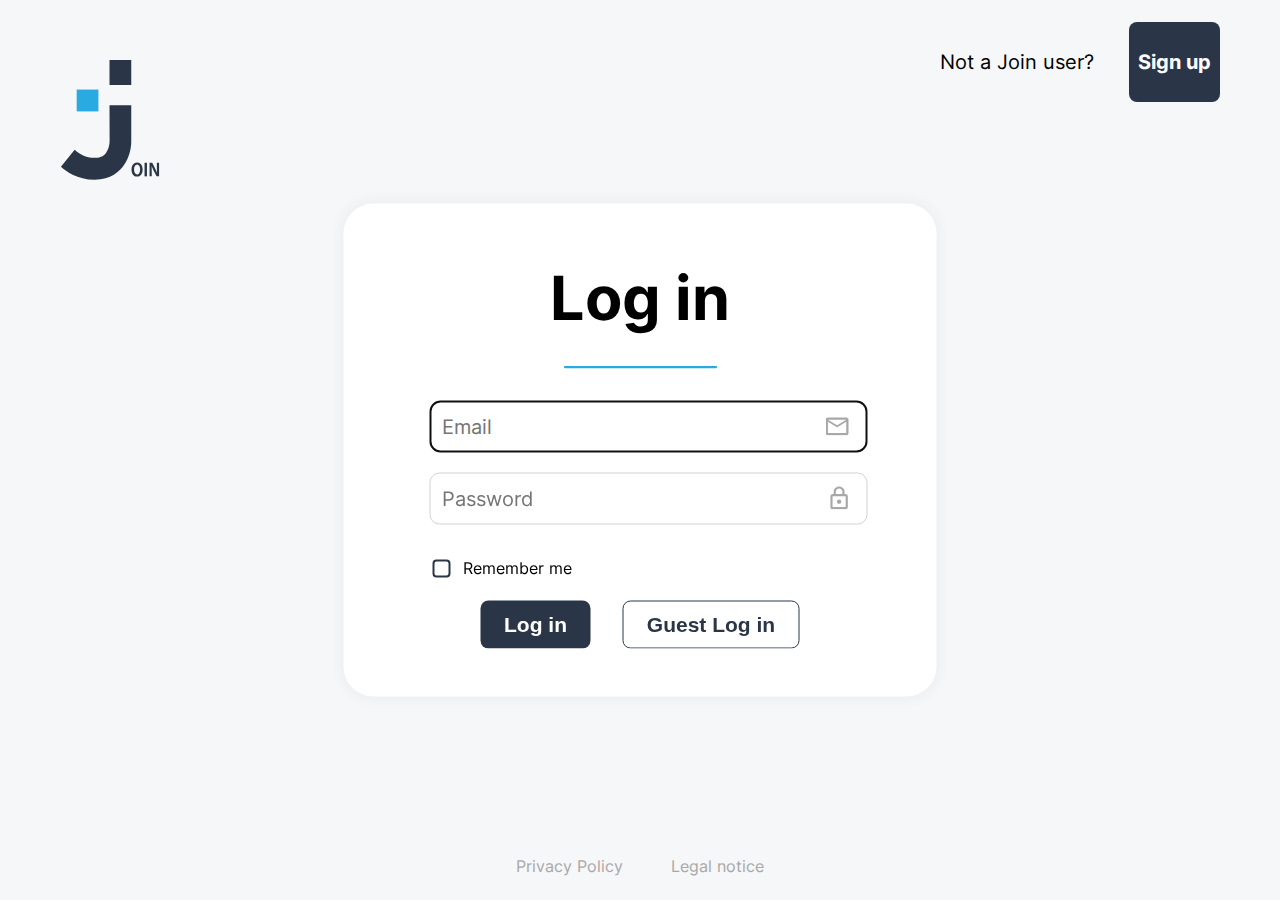
<file: index.html>
<!DOCTYPE html>
<html lang="en">

<head>
    <meta charset="UTF-8">
    <meta name="viewport" content="width=device-width, initial-scale=1.0">
    <title>JOIN - Login</title>
    <link rel="shortcut icon" href="assets/img/index/Logo for Favicon.svg" type="image/x-icon">
    <link rel="stylesheet" href="css/fonts.css">
    <link rel="stylesheet" href="css/login.css">
    <link rel="stylesheet" href="css/sign-in.css">
</head>

<body onload="setCursor(); initLogIn()">

    <div>
        <img src="assets/img/login/logo-login.svg" alt="Join Logo" class="join-logo-animation logo-login-img">
        <div class="fading-animation sign-up-container" id="sign-up-container">
            <span>Not a Join user?</span>
            <button id="sign-up-button" onclick="signUp()">Sign up</button>
        </div>
    </div>

    <div id="log-in-container" class="fading-animation">
        <span class="login-headline">Log in</span>
        <img src="assets/img/login/underline-login.svg">
        <form onsubmit="logIn(); return false">
            <div class="input-container">
                <input type="email" required placeholder="Email" id="email-input">
                <div class="password-container">
                    <input type="password" required placeholder="Password" id="password-input">
                    <img src="assets/img/login/input-lock.svg" onclick="showPassword()" id="img-lock">
                </div>
                <div id="wrong-password">
                    <span>Wrong password Ups! Try again.</span>
                </div>
            </div>
            <div>
                <label class="login-checkbox">
                    <input type="checkbox" id="checkbox">
                    <img src="assets/img/login/checkbox-default.svg" class="img-unchecked">
                    <img src="assets/img/login/checkbox-checked.svg" class="img-checked" id="checked-checkbox">
                    <span> Remember me</span>
                </label>
            </div>
            <div class="login-btns">
                <button id="log-in-btn">Log in</button>
                <button id="guest-log-in-btn" onclick="guestLogIn()"> Guest Log in</button>
            </div>
        </form>
    </div>

    <div id="sign-up-successfully" style="opacity: 0;">
        <span>You Signed Up Successfully</span>
    </div>
    <div id="email-in-use" style="opacity: 0;">
        <span>Email allready in use. Please use another one !</span>
    </div>

    <div id="sign-in-container">
        <div class="header-box">
            <img src="assets/img/login/arrow-left-line.svg" onclick="goBack()" class="arrow">
            <div class="sign-in-headline">
                <span class="sign-in-headline">Sign in</span>
                <img src="assets/img/login/underline-login.svg">
            </div>
        </div>

        <form onsubmit="saving(); return false">
            <div class="input-field-container">
                <div class="ipn-field">
                    <input type="text" id="sign-in-name" placeholder="Name or Surname & Name" required>
                </div>
                <div class="ipn-field">
                    <input type="email" required placeholder="Email" id="sign-in-email-input">
                </div>
                <div class="sign-in-password-container ipn-field">
                    <input type="password" required placeholder="Password" id="sign-in-password-input">
                    <img src="assets/img/login/input-lock.svg" onclick="showSignInPassword()" id="sign-in-img-lock">
                </div>
                <div class="confirm-password-container">
                    <input type="password" required placeholder="Confirm Password" id="confirm-password-input">
                    <img src="assets/img/login/input-lock.svg" onclick="showConfirmPassword()" id="confirm-img-lock">
                </div>
                <div>
                    <span id="sign-in-password-match">Your Passwords don´t match. Try again.</span>
                </div>
                <div class="sing-in-login-checkbox-container">
                    <label class="sign-in-login-checkbox">
                        <input type="checkbox" id="accept-checkbox">
                        <img src="assets/img/login/checkbox-default.svg" class="img-unchecked" onclick="toggleButton()"
                            id="unchecked-checkbox">
                        <img src="assets/img/login/checkbox-checked.svg" class="img-checked" id="accept-checked-checkbox"
                            onclick="toggleButton()">
                        <span>I accept the <a href="html/privacy_policy.html">Privacy Policy</a></span>
                    </label>
                </div>
                <div class="login-btns">
                    <button id="sign-in-btn" style="display:none">Sign in</button>
                </div>
            </form>
    
        </div>
                <div class="login-btns">
                    <button id="sign-in-btn" style="display:none" >Sign in</button>
                </div>
                
            </form>
            <div id="allready-exists"></div>
         </div>

    <div class="footer-links fading-animation">
        <a href="html/privacy_policy.html" class="privacy-link">Privacy Policy</a>
        <a href="html/legal_notice.html" class="legal-link">Legal notice</a>
    </div>

    <script src="./js/login.js"></script>
    <script src="./js/sign-in.js"></script>
    <script src="./js/script.js" ></script>
</body>

</html>
</file>
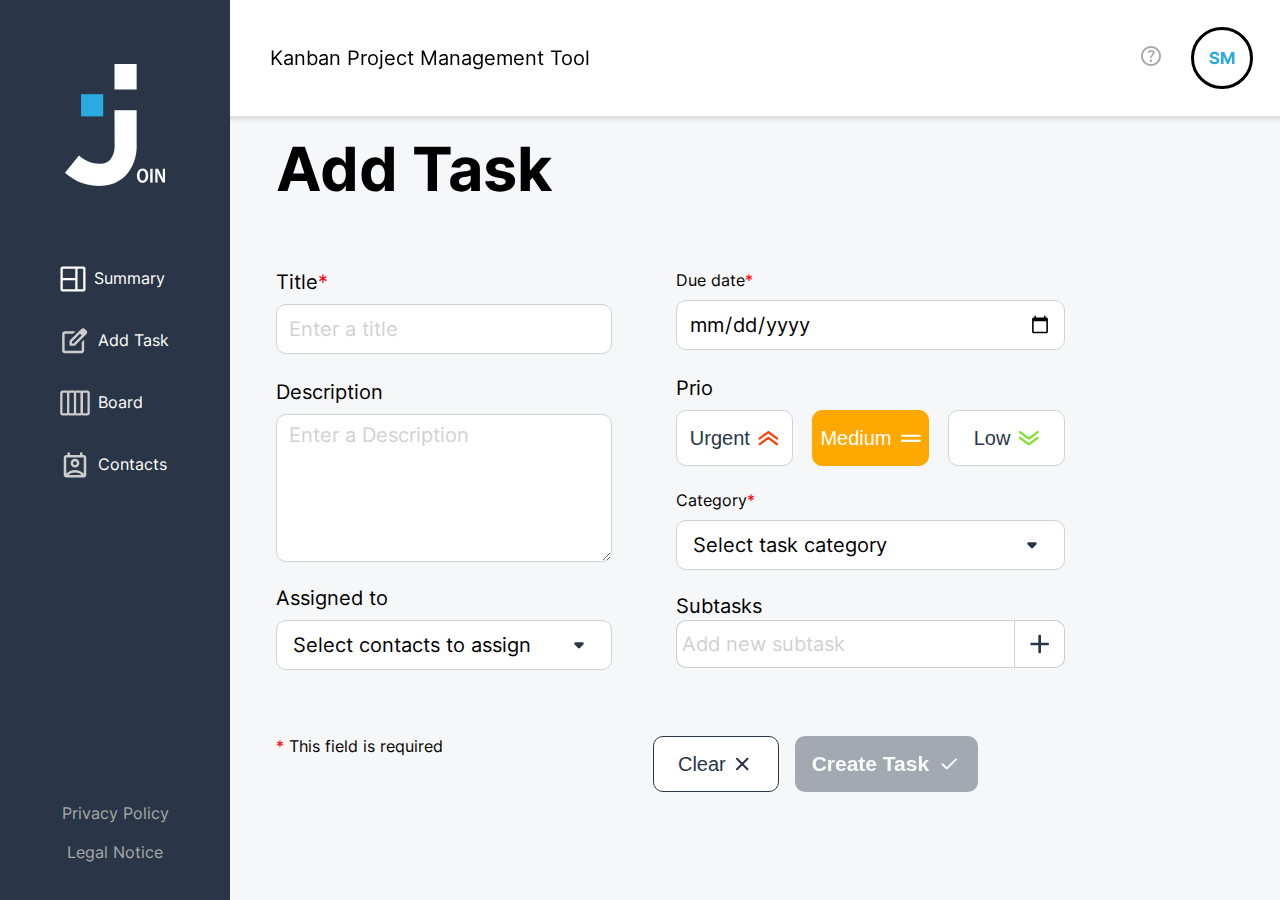
<file: html/add_task.html>
<!DOCTYPE html>
<html class="add-task-html" lang="en">
  <head>
    <meta charset="UTF-8" />
    <meta name="viewport" content="width=device-width, initial-scale=1.0" />
    <title>JOIN - Add Task</title>
    <link
      rel="shortcut icon"
      href="../assets/img/index/Logo for Favicon.svg"
      type="image/x-icon"
    />
    <link rel="stylesheet" href="../css/fonts.css" />
    <link rel="stylesheet" href="../css/add-task.css" />
    <script src="../js/summary.js"></script>
    <script src="../js/script.js"></script>
    <script src="../js/add_task.js"></script>
    <script src="../js/contacts.js"></script>
  </head>

  <body
    class="add-task-body"
    onload="includeHTML(); initTasks(); loadCurrentUser();"
  >
    <div w3-include-html="../includes/sidebar.html"></div>
    <div w3-include-html="../includes/header.html"></div>

    <section class="add-task-content" id="add-task-content">
      <h3 class="add-task-head">Add Task</h3>
      <form class="add-task-form" id="add-task-form">
        <div class="add-task-input">
          <div class="add-task-input-left">
            <div class="input-container">
              <label for="add-task-title" class="add-task-label"
                >Title<span class="add-task-req-star">*</span></label
              >
              <input
                class="add-task-label-input"
                required
                onchange="checkRequirements()"
                type="text"
                id="add-task-title-input"
                placeholder="Enter a title"
              />
              <div class="add-task-required">
                <span id="add-task-required" class="d-none"
                  >This field is requiered</span
                >
              </div>
            </div>
            <div class="input-container">
              <label class="add-task-label" for="add-task-description"
                >Description</label
              >
              <textarea
                class="add-task-label-input"
                id="add-task-description-input"
                placeholder="Enter a Description"
              ></textarea>
            </div>
            <div class="input-container">
              <label class="add-task-label" for="add-task-assign"
                >Assigned to</label
              >
              <select
                class="select add-task-label-input"
                id="add-task-assign-select"
                onchange="getAssignedContacts('add-task-assign-select', 'add-task-selected-contact')"
              >
                <option
                  value="Select contacts to assign"
                  disabled
                  selected
                  hidden
                >
                  Select contacts to assign
                </option>
              </select>
            </div>
            <div
              id="add-task-selected-contact"
              class="add-task-selected-contact"
            ></div>
          </div>
          <div class="add-task-divider"></div>
          <class="add-task-input-right">
            <div class="input-container">
              <label for="add-task-label"
                >Due date<span class="add-task-req-star">*</span></label
              >
              <input
                class="add-task-label-input"
                required
                onchange="checkRequirements()"
                placeholder="dd/mm/yyyy"
                type="date"
                id="add-task-date-input"
              />
              <div class="add-task-required">
                <span id="add-task-required" class="d-none"
                  >This field is requiered</span
                >
              </div>
            </div>
            <div class="input-container">
              <label class="add-task-label" for="add-task-prio">Prio</label>
              <div class="button-container" id="add-task-prio-input">
                <button
                  class="white"
                  id="add-task-prio-1"
                  onclick="togglePrioButton(1)"
                  type="button"
                >
                  Urgent<img src="../assets/img/add_task/urgent.svg" alt="" />
                </button>
                <button
                  class="white medium"
                  id="add-task-prio-2"
                  onclick="togglePrioButton(2)"
                  type="button"
                >
                  Medium<img src="../assets/img/add_task/medium.svg" alt="" />
                </button>
                <button
                  class="white"
                  id="add-task-prio-3"
                  onclick="togglePrioButton(3)"
                  type="button"
                >
                  Low<img src="../assets/img/add_task/low.svg" alt="" />
                </button>
              </div>
            </div>
            <div class="input-container">
              <label for="add-task-label"
                >Category<span class="add-task-req-star">*</span></label
              >
              <select
                class="select"
                id="add-task-category-select"
                required
                onchange="checkRequirements()"
              >
                <option value="" disabled selected hidden>
                  Select task category
                </option>
                <option value="technicalTask">Technical Task</option>
                <option value="userStory">User Story</option>
                <option value="other">Other</option>
              </select>
            </div>
            <div class="input-container">
              <label class="add-task-label" for="">Subtasks</label>
              <div class="edit-subtask-position">
                <input
                  class="edit-subtask-input"
                  type="text"
                  id="edit-subtask-input"
                  placeholder="Add new subtask"
                />
                <div class="edit-subtask-btn">
                  <img
                    class="edit-subtask-img"
                    src="../assets/img/board/add.svg"
                    alt=""
                    onclick="addSubtaskToBoard()"
                  />
                </div>
              </div>
              <ul id="edit-subtask-list" class="edit-subtask-list"></ul>
            </div>
          </div>
        </div>
        <div class="add-task-footer">
          <div class="add-class-legend">
            <div>
              <span class="add-task-req-star">*</span> This field is required
            </div>
            <!--<div>
              <span class="add-task-req-star">*</span> Can't create tasks as
              guest
            </div>-->
          </div>
          <div class="add-task-create-task">
            <button
              class="add-task-kill-all-input-btn"
              type="reset"
              onclick="disableButton(`add-task-create-btn`); resetForm()"
            >
              Clear
              <img src="../assets/img/add_task/cancel.svg" />
            </button>
            <button
              type="button"
              id="add-task-create-btn"
              class="add-task-create-btn"
              onclick="handleCreateTaskClick()"
              disabled
            >
              Create Task<img src="../assets/img/add_task/check.svg" alt="" />
            </button>
          </div>
        </div>
      </form>
    </section>
  </body>
</html>
</file>
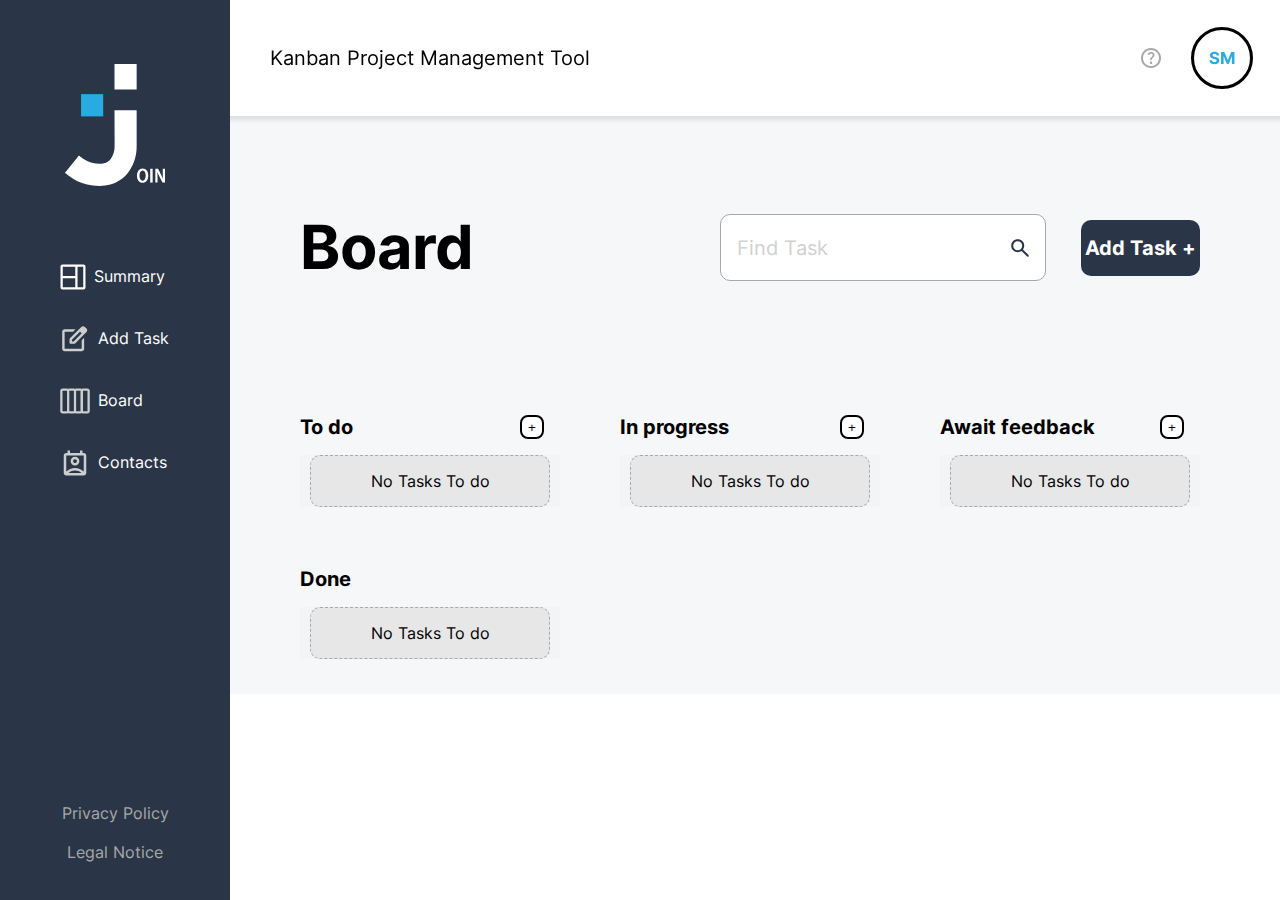
<file: html/board.html>
<!DOCTYPE html>
<html lang="en">
  <head>
    <meta charset="UTF-8" />
    <meta name="viewport" content="width=device-width, initial-scale=1.0" />
    <script src="../js/board.js" defer></script>
    <script src="../js/add_task.js"></script>
    <script src="../js/add-task-popup.js" defer></script>
    <script src="../js/summary.js"></script>
    <link rel="stylesheet" href="../css/fonts.css" />
    <link rel="stylesheet" href="../css/add-task.css">
    <link
      rel="icon"
      href="../assets/img/index/Logo for Favicon.svg"
      type="image/x-icon"
    />

    <script src="../js/script.js " defer></script>
    <link
      rel="stylesheet"
      href="../css/board.css
    "
    />
    <link rel="stylesheet" href="/css/add-task-pop-up.css" />
    <title>JOIN - Board</title>
  </head>
  <body onload="includeHTML();   loadFromServer('tasks', todos ); setTimeout(() => {
    updateHTML()
  }, 500);; loadCurrentUser(); init(); initBoard()">
    <div w3-include-html="../includes/sidebar.html"></div>
    <div w3-include-html="../includes/header.html"></div>
    <div class="board">
      <div class="create">
        <p>Board</p>
        <div class="frame123">
          <div class="search">
            <input
              class="input-search"
              type="text"
              name="search"
              id="search"
              placeholder="Find Task"
            />
            <div class="button-search">
              <img
                class="img-search"
                src="../assets/img/board/search.svg"
                alt=""
              />
            </div>
          </div>

          <button class="add-task-btn" onclick="addTaskPopUp()">
            Add Task +
          </button>
          <button class="add-task-btn-mobile" onclick="addTaskPopUp()">
            +
          </button>
        </div>
      </div>
      <div class="search-mobile">
        <input
          class="input-search"
          type="text"
          name="search"
          id="search"
          placeholder="Find Task"
        />
        <div class="button-search">
          <img class="img-search" src="../assets/img/board/search.svg" alt="" />
        </div>
      </div>
      <div class="overview">
        <div class="task-container">
          <div class="section">
            <div class="status">To do</div>
            <button class="plus-btn" onclick="addTaskPopUp()">+</button>
          </div>
          <div
            class="status-container"
            id="toDo"
            ondrop="moveTo('toDo')"
            ondragover="allowDrop(event); highlight(event)"
            ondragleave="removeHighlight(event)"

          ></div>
        </div>

        <div class="task-container">
          <div class="section">
            <div class="status">In progress</div>
            <button class="plus-btn" onclick="addTaskPopUp()">+</button>
          </div>
          <div
            class="status-container"
            id="inProgress"
            ondrop="moveTo('inProgress')"
            ondragover="allowDrop(event); highlight(event)"
            ondragleave="removeHighlight(event)"
          ></div>
        </div>

        <div class="task-container">
          <div class="section">
            <div class="status">Await feedback</div>
            <button class="plus-btn" onclick="addTaskPopUp()">+</button>
          </div>
          <div
            class="status-container"
            id="awaitFeedback"
            ondrop="moveTo('awaitFeedback')"
            ondragover="allowDrop(event); highlight(event)"
            ondragleave="removeHighlight(event)"
          ></div>
        </div>

        <div class="task-container">
          <div class="section">
            <div class="status">Done</div>
          </div>
          <div
            class="status-container"
            id="done"
            ondrop="moveTo('done')"
            ondragover="allowDrop(event); highlight(event)"
            ondragleave="removeHighlight(event)"
          ></div>
        </div>
      </div>
    </div>
    <div class="task-pop-up d-none" id="task-pop-up">
      
    </div>
    <div class="todo-pop-up d-none" id="todo-pop-up">
      <div class="container-popup">
        <div class="todo-popup-content">
          <div class="flex">
            <img
              src="../assets/img/board/cancel.svg"
              class="btn-close"
              onclick="closePopupCard(event)"
              alt="Close"
            />
            <p class="todo-type" id="popup-type"></p>
          </div>
          <div class="popup-info-container">
            <h2 id="popup-title"></h2>
            <p id="popup-description"></p>
            <div class="todo-popup-row">
              <div><b>Due Date:</b></div>
              <div class="todo-popup-row-right" id="popup-due-date"></div>
            </div>
            <div class="todo-popup-row">
              <div><b>Priority:</b></div>
              <div id="popup-prio-container">

                
              </div>
              <div id="popup-prio-icon"></div>
            </div>
            <div class="todo-assigend-container" id="todo-assigend-container">
              <div class="assignedToHeadline"><b>Assigned to:</b></div>
            </div>
            <div
              id="todo-assignment-list-container"
              class="todo-assignment-list-container"
            >
             
            </div>

            <div class="todo-subtask-container">
              <div class="todo-subTask-titel"><b>Subtasks</b></div>
              <div
                id="todo-subtask-list-container"
                class="todo-subtask-list-container"
              ></div>
            </div>
          </div>
          <div id="popup-buttons"></div>
        </div>
      </div>
    </div>
    <div
      class="edit-task-popup-container d-none"
      id="edit-task-popup-container"
    ></div>
  </body>
</html>
</file>
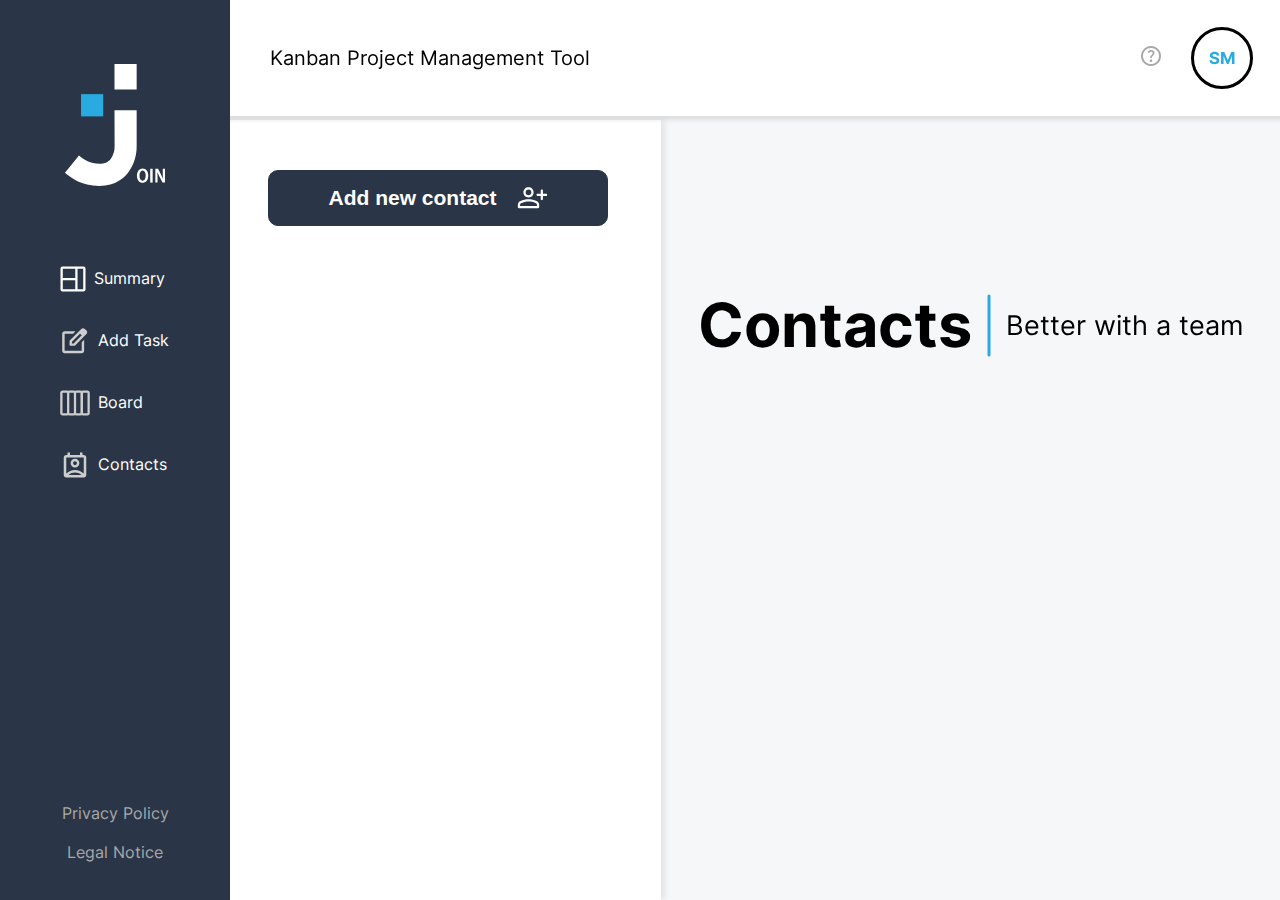
<file: html/contacts.html>
<!DOCTYPE html>
<html lang="en">

<head>
    <meta charset="UTF-8">
    <meta name="viewport" content="width=device-width, initial-scale=1.0">
    <script src="../js/script.js" ></script>
    <script src="../js/contacts.js" ></script>
    <link rel="stylesheet" href="../css/contacts.css">
    <link rel="stylesheet" href="../css/fonts.css">
     <link
			rel="icon"
			href="../assets/img/index/Logo for Favicon.svg"
			type="image/x-icon"
		/>
    <title>JOIN - Contacts</title>
</head>

<body onload="includeHTML(); initContacts(); loadCurrentUser()">
    <div>
        <div w3-include-html="../includes/sidebar.html" style="z-index: 1;">
    </div>
    <div w3-include-html="../includes/header.html"></div>
    </div>
    
    <div class="main-container">
        
        <div class="contacts-container" id="contacts-container">
            <div class="button-container">
                <button onclick="showAddContact()">Add new contact <img src="../assets/img/contact/person_add.svg"></button>
            </div>
            <div class="contacts-overview" id="contacts-overview"></div>
        </div>
        <div class="single-contact" id="single-contact">
            <div id="contact-create-success" style="opacity: 0;">
                <span>Contact successfully created</span>
            </div>
            <div class="single-contact-headline">
                <span>Contacts</span>
                <img src="../assets/img/contact/Vector 5.svg">
                <span>Better with a team</span>
            </div>
            <div id="single-contact-information"></div>
        </div>

        <div id="contact-overlay">
            <div class="edit-contact" id="edit-contact"></div>

            <div id="add-contact">
                <div class="contact-container-left-side">
                    <div>
                        <img src="../assets/img/contact/Capa 2.svg" id="image1">
                    </div>
                    <span>Add contact</span>
                    <span>Tasks are better with a team!</span>
                    <div>
                        <img src="../assets/img/contact/Vector 5.svg" id="image2">
                    </div>
                </div>
                <div class="contact-container-right-side">
                    <div>
                        <div class="contact-logo">
                            <img src="../assets/img/contact/person.svg">
                        </div>
                    </div>

                    <div>
                        <form>
                            <div class="contact-input-fields">
                                <input type="text" required placeholder="First Name" id="first-name">
                                <input type="text" required placeholder="Last Name" id="last-name">
                                <input type="email" required placeholder="Email" id="email">
                                <input type="tel" required placeholder="Phone" pattern="[0-9]+" title="Please enter only digits" id="phone-number">
                            </div>
                            <div class="contact-button-fields">
                                <button id="cancel-btn" onclick="cancelContactCreation()">Cancel</button>
                                <button id="create-btn" onclick="addNewContact()"">Create contact</button>
                            </div>
                        </form>
                    </div>
                </div>
            </div>
        </div>
    </div>
    <div id="add-contact-mobile" onclick="showAddContact()"><img src="../assets/img/contact/person_add.svg"></div>

</body>
</file>
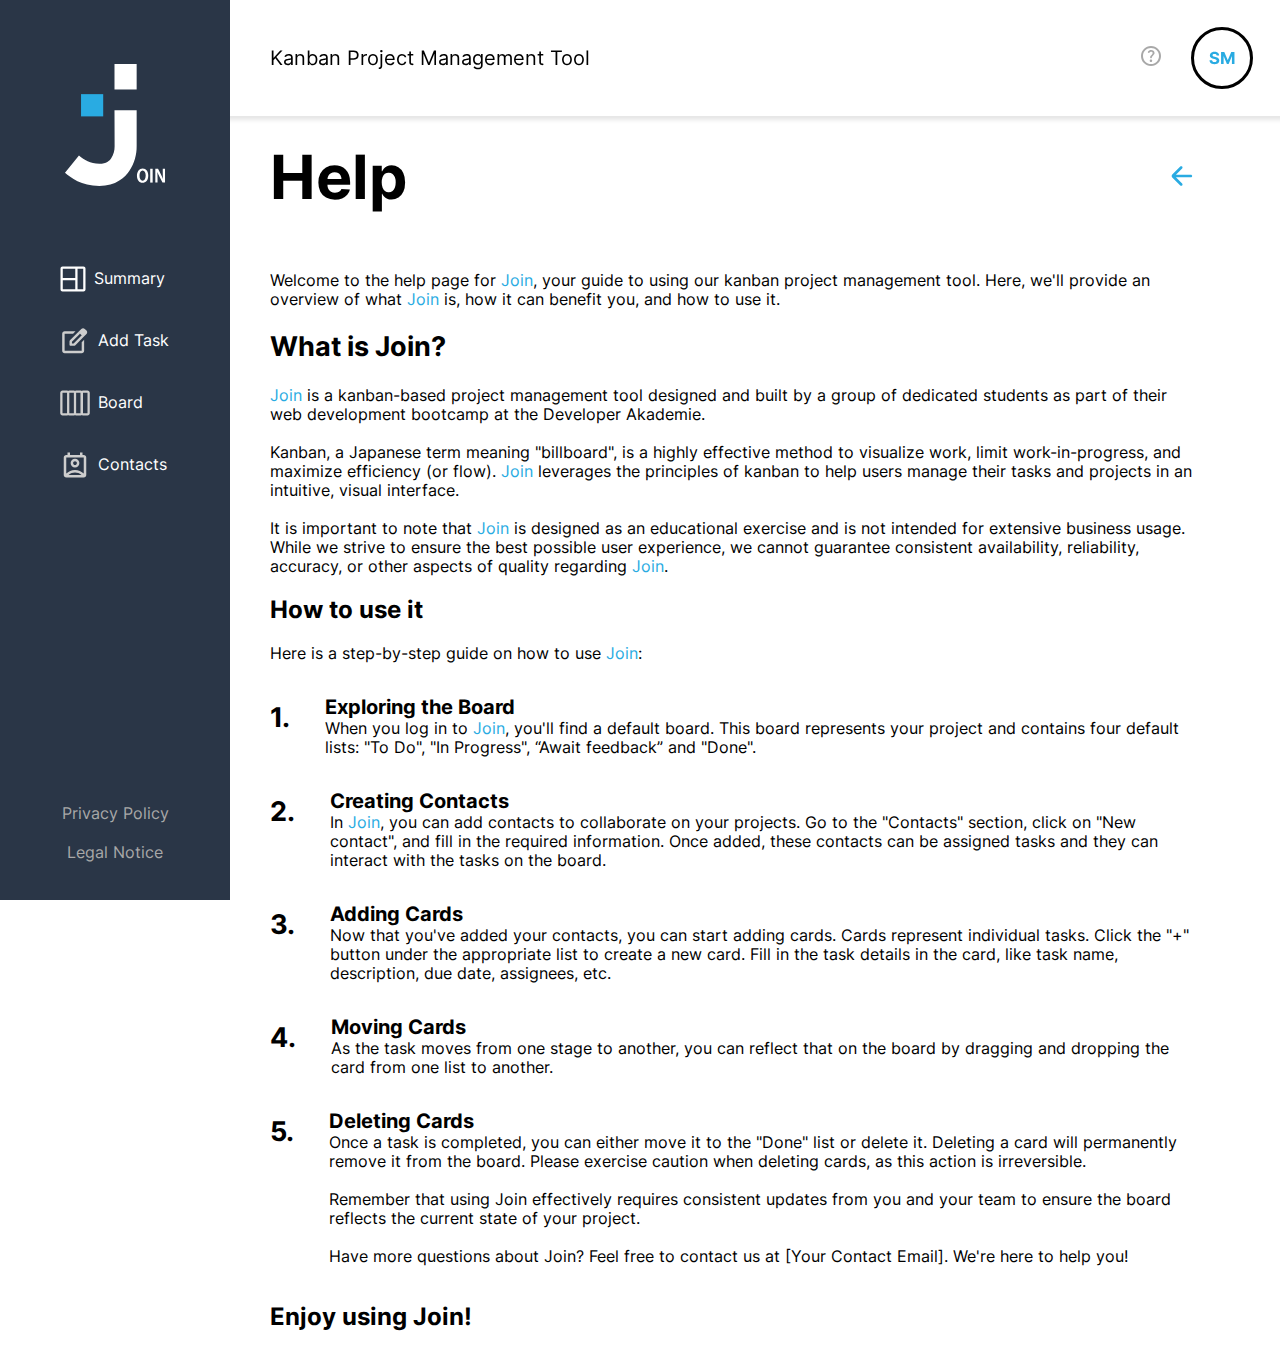
<file: html/help.html>
<!DOCTYPE html>
<html lang="en">
	<head>
		<meta charset="UTF-8" />
		<meta name="viewport" content="width=device-width, initial-scale=1.0" />
		<script src="../js/script.js" defer></script>
		<script src="../js/summary.js" ></script>
		<link rel="stylesheet" href="../css/help.css" />
		<link
			rel="icon"
			href="../assets/img/index/Logo for Favicon.svg"
			type="image/x-icon"
		/>
		<title>JOIN - Help</title>
	</head>
	<body onload="includeHTML(); loadCurrentUser()">
		<div w3-include-html="../includes/sidebar.html"></div>
		<div w3-include-html="../includes/header.html"></div>

		<div class="help">
			<div class="topic">
				<h1>Help</h1>
				<a
					href="javascript:history.go(-1)
        "
				>
					<svg
						width="37"
						height="37"
						viewBox="0 0 37 37"
						fill="none"
						xmlns="http://www.w3.org/2000/svg"
					>
						<path
							d="M12.9373 17.6667H27.8333C28.5696 17.6667 29.1666 18.2637 29.1666 19.0001C29.1666 19.7364 28.5696 20.3334 27.8333 20.3334H12.9373L19.1466 26.5427C19.6672 27.0634 19.6672 27.9074 19.1466 28.4281C18.626 28.9487 17.7819 28.9487 17.2613 28.4281L9.24746 20.4143C8.46642 19.6332 8.46642 18.3669 9.24747 17.5858L17.2613 9.57206C17.7819 9.05144 18.626 9.05144 19.1466 9.57206C19.6672 10.0927 19.6672 10.9368 19.1466 11.4574L12.9373 17.6667Z"
							fill="#29ABE2"
						/>
					</svg>
				</a>
			</div>
			<div class="text">
				<p>
					Welcome to the help page for <span>Join</span>, your guide to using
					our kanban project management tool. Here, we'll provide an overview of
					what <span>Join</span> is, how it can benefit you, and how to use it.
				</p>
				<div class="what-is-join">
					<h2>What is Join?</h2>
					<p>
						<span>Join</span> is a kanban-based project management tool designed
						and built by a group of dedicated students as part of their web
						development bootcamp at the Developer Akademie. <br />
						<br />
						Kanban, a Japanese term meaning "billboard", is a highly effective
						method to visualize work, limit work-in-progress, and maximize
						efficiency (or flow). <span>Join</span> leverages the principles of
						kanban to help users manage their tasks and projects in an
						intuitive, visual interface. <br />
						<br />
						It is important to note that <span>Join</span> is designed as an
						educational exercise and is not intended for extensive business
						usage. While we strive to ensure the best possible user experience,
						we cannot guarantee consistent availability, reliability, accuracy,
						or other aspects of quality regarding <span>Join</span>.
					</p>
				</div>
				<h2>How to use it</h2>
				<p>Here is a step-by-step guide on how to use <span>Join</span>:</p>
				<div>
					<div class="step">
						<h2 class="number">1.</h2>
						<p>
							<b class="title">Exploring the Board</b> <br />
							When you log in to <span>Join</span>, you'll find a default board.
							This board represents your project and contains four default
							lists: "To Do", "In Progress", “Await feedback” and "Done".
						</p>
					</div>
					<div class="step">
						<h2 class="number">2.</h2>
						<p>
							<b class="title">Creating Contacts</b> <br />

							In <span>Join</span>, you can add contacts to collaborate on your
							projects. Go to the "Contacts" section, click on "New contact",
							and fill in the required information. Once added, these contacts
							can be assigned tasks and they can interact with the tasks on the
							board.
						</p>
					</div>
					<div class="step">
						<h2 class="number">3.</h2>
						<p>
							<b class="title">Adding Cards</b> <br />

							Now that you've added your contacts, you can start adding cards.
							Cards represent individual tasks. Click the "+" button under the
							appropriate list to create a new card. Fill in the task details in
							the card, like task name, description, due date, assignees, etc.
						</p>
					</div>
					<div class="step">
						<h2 class="number">4.</h2>
						<p>
							<b class="title">Moving Cards</b> <br />

							As the task moves from one stage to another, you can reflect that
							on the board by dragging and dropping the card from one list to
							another.
						</p>
					</div>
					<div class="step">
						<h2 class="number">5.</h2>
						<p>
							<b class="title">Deleting Cards</b> <br />

							Once a task is completed, you can either move it to the "Done"
							list or delete it. Deleting a card will permanently remove it from
							the board. Please exercise caution when deleting cards, as this
							action is irreversible. <br />
							<br />
							Remember that using Join effectively requires consistent updates
							from you and your team to ensure the board reflects the current
							state of your project. <br />
							<br />
							Have more questions about Join? Feel free to contact us at [Your
							Contact Email]. We're here to help you!
						</p>
					</div>

					<h2>Enjoy using Join!</h2>
				</div>
			</div>
		</div>
	</body>
</html>
</file>
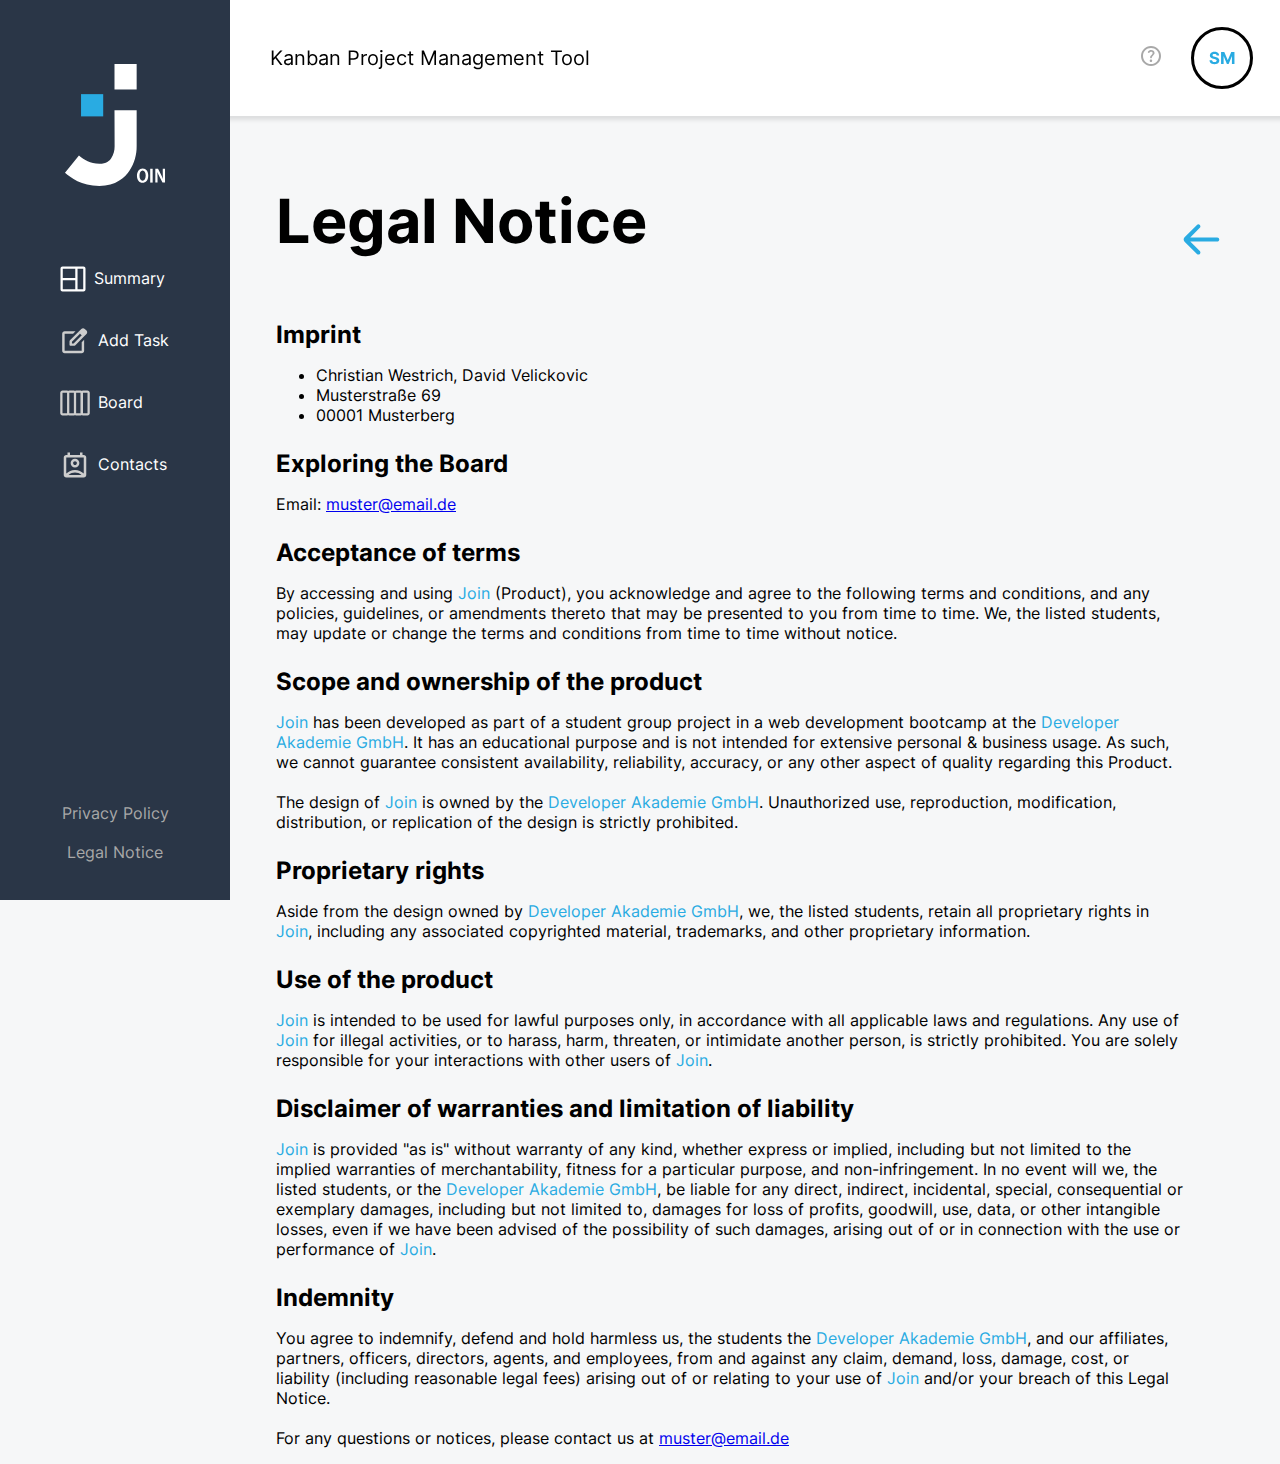
<file: html/legal_notice.html>
<!DOCTYPE html>
<html lang="en">
  <head>
    <meta charset="UTF-8" />
    <meta name="viewport" content="width=device-width, initial-scale=1.0" />
    <link rel="stylesheet" href="../css/legal_notice.css" />
    <link rel="stylesheet" href="../css/fonts.css" />
    <script src="../js/script.js" defer></script>
    <script src="../js/summary.js" ></script>
    <link
      rel="shortcut icon"
      href="../assets/img/index/Logo for Favicon.svg"
      type="image/x-icon"
    />
    <title>JOIN - Legal Notice</title>
  </head>
  <body onload="includeHTML(); loadCurrentUser() ">
    <div w3-include-html="../includes/sidebar.html"></div>
    <div w3-include-html="../includes/header.html"></div>
    <section class="legal-notice-body">
      <div class="legal-notice-head">
        <h2 class="legal-notice-h2">Legal Notice</h2>
        <div></div>
        <a href="javascript:history.go(-1)"><img
        class="legal-notice-arrow"
        src="../assets/img/legal_notice/arrow-left.svg"
        alt="back"
      /></a>
      </div>
      <div class="legal-notice-text">
        <h3 class="legal-notice-h3">Imprint</h3>
        <p>  
          <ul>
            <li>Christian Westrich, David Velickovic</li>
            <li>Musterstraße 69</li>
            <li>00001 Musterberg</li>
          </ul>
        </p>
        <h3 class="legal-notice-h3">Exploring the Board</h3>
        <p>
            Email: <a href="mailto:muster@email.de">muster@email.de</a>
        </p>
        <h3 class="legal-notice-h3">Acceptance of terms</h3>
        <p>
            By accessing and using <span class="legal-notice-text-highlight">Join</span> (Product), you acknowledge and agree to the following terms and conditions, and any policies, guidelines, or amendments thereto that may be presented to you from time to time. We, the listed students, may update or change the terms and conditions from time to time without notice.
        </p>
        <h3 class="legal-notice-h3">Scope and ownership of the product</h3>
        <p>
          <span class="legal-notice-text-highlight">Join</span> has been developed as part of a student group project in a web development bootcamp at the <span class="legal-notice-text-highlight">Developer Akademie GmbH</span>. It has an educational purpose and is not intended for extensive personal & business usage. As such, we cannot guarantee consistent availability, reliability, accuracy, or any other aspect of quality regarding this Product.
          <br><br>
          The design of <span class="legal-notice-text-highlight">Join</span> is owned by the <span class="legal-notice-text-highlight">Developer Akademie GmbH</span>. Unauthorized use, reproduction, modification, distribution, or replication of the design is strictly prohibited.
        </p>
        <h3 class="legal-notice-h3">Proprietary rights</h3>
        <p>
          Aside from the design owned by <span class="legal-notice-text-highlight">Developer Akademie GmbH</span>, we, the listed students, retain all proprietary rights in <span class="legal-notice-text-highlight">Join</span>, including any associated copyrighted material, trademarks, and other proprietary information.
        </p>
        <h3 class="legal-notice-h3">Use of the product</h3>
        <p>
            <span class="legal-notice-text-highlight">Join</span> is intended to be used for lawful purposes only, in accordance with all applicable laws and regulations. Any use of <span class="legal-notice-text-highlight">Join</span> for illegal activities, or to harass, harm, threaten, or intimidate another person, is strictly prohibited. You are solely responsible for your interactions with other users of <span class="legal-notice-text-highlight">Join</span>.
        </p>
        <h3 class="legal-notice-h3">Disclaimer of warranties and limitation of liability</h3>
        <p>
            <span class="legal-notice-text-highlight">Join</span> is provided "as is" without warranty of any kind, whether express or implied, including but not limited to the implied warranties of merchantability, fitness for a particular purpose, and non-infringement. In no event will we, the listed students, or the <span class="legal-notice-text-highlight">Developer Akademie GmbH</span>, be liable for any direct, indirect, incidental, special, consequential or exemplary damages, including but not limited to, damages for loss of profits, goodwill, use, data, or other intangible losses, even if we have been advised of the possibility of such damages, arising out of or in connection with the use or performance of <span class="legal-notice-text-highlight">Join</span>.
        </p>
        <h3 class="legal-notice-h3">Indemnity</h3>
        <p>
            You agree to indemnify, defend and hold harmless us, the students the <span class="legal-notice-text-highlight">Developer Akademie GmbH</span>, and our affiliates, partners, officers, directors, agents, and employees, from and against any claim, demand, loss, damage, cost, or liability (including reasonable legal fees) arising out of or relating to your use of <span class="legal-notice-text-highlight">Join</span> and/or your breach of this Legal Notice.
            <br><br>
            For any questions or notices, please contact us at <a href="mailto:muster@email.de">muster@email.de</a>
        </p>
      </div>
    </section>
  </body>
</html>
</file>
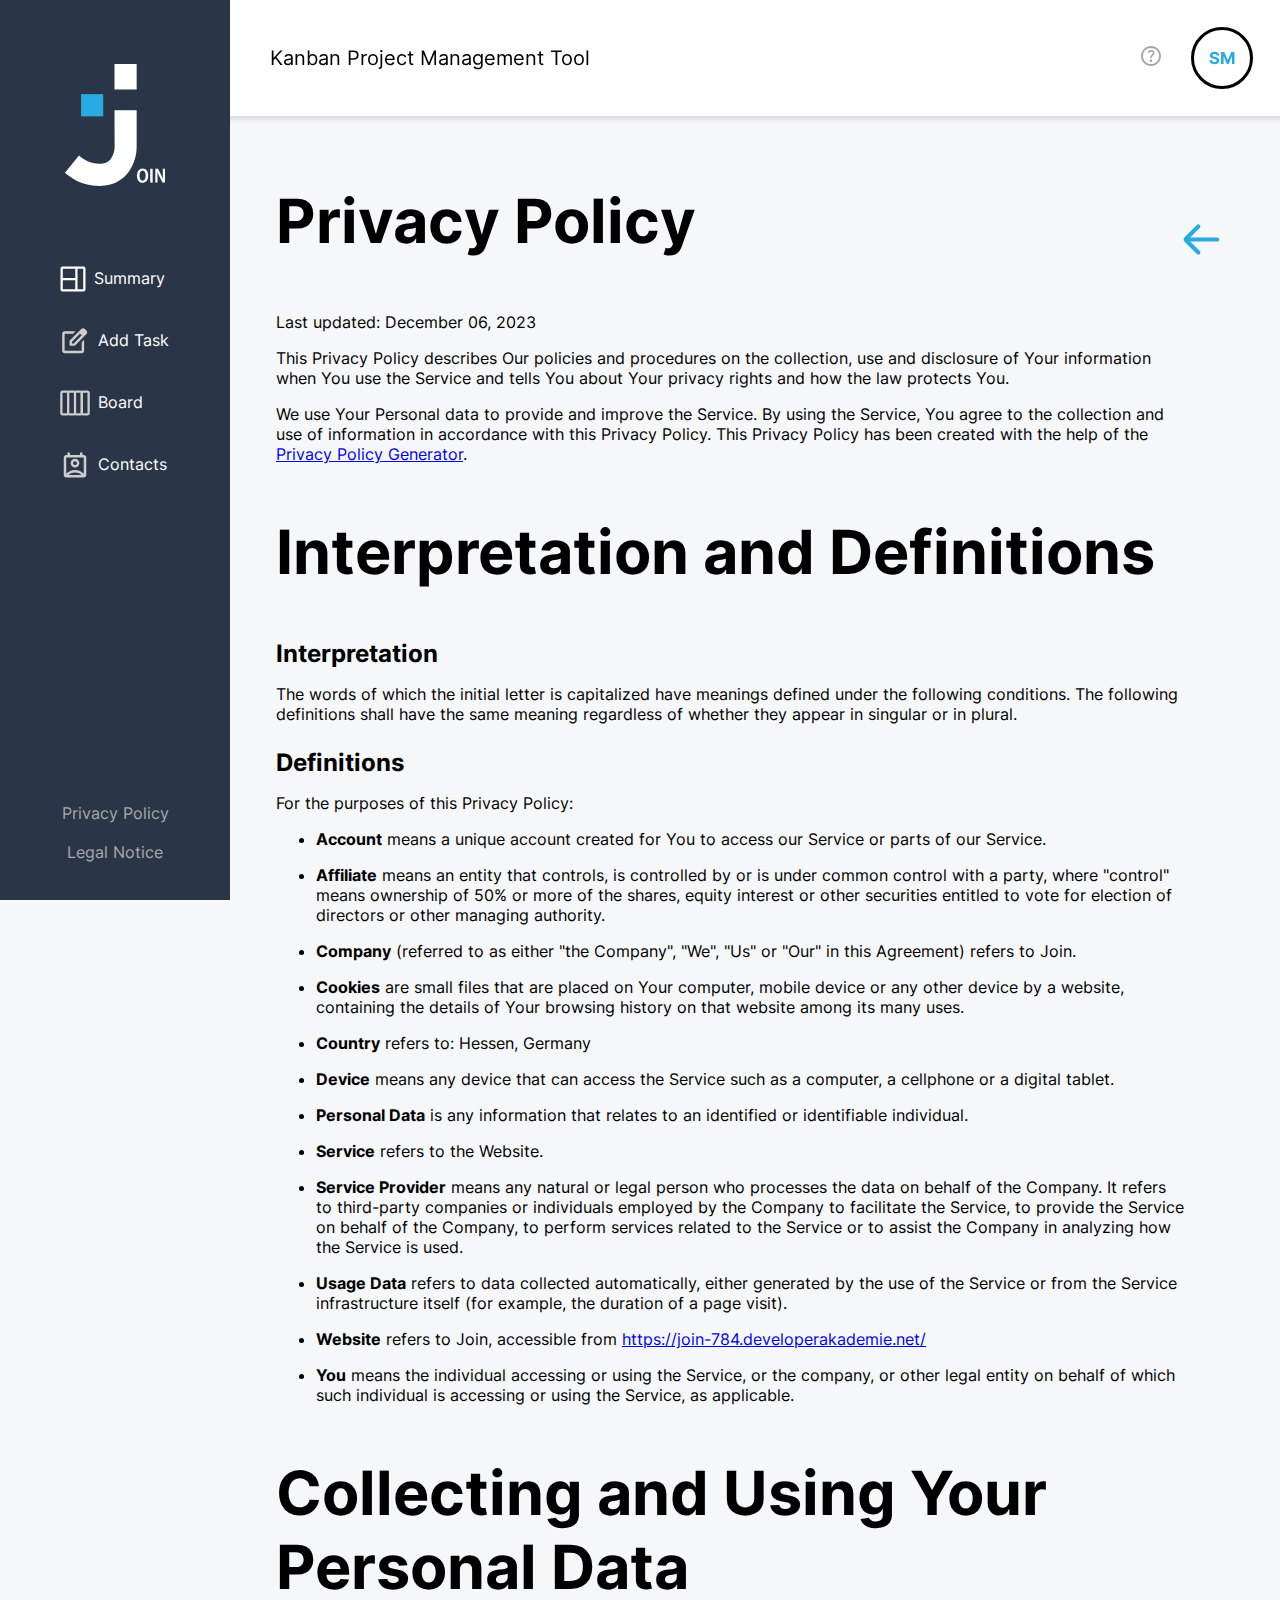
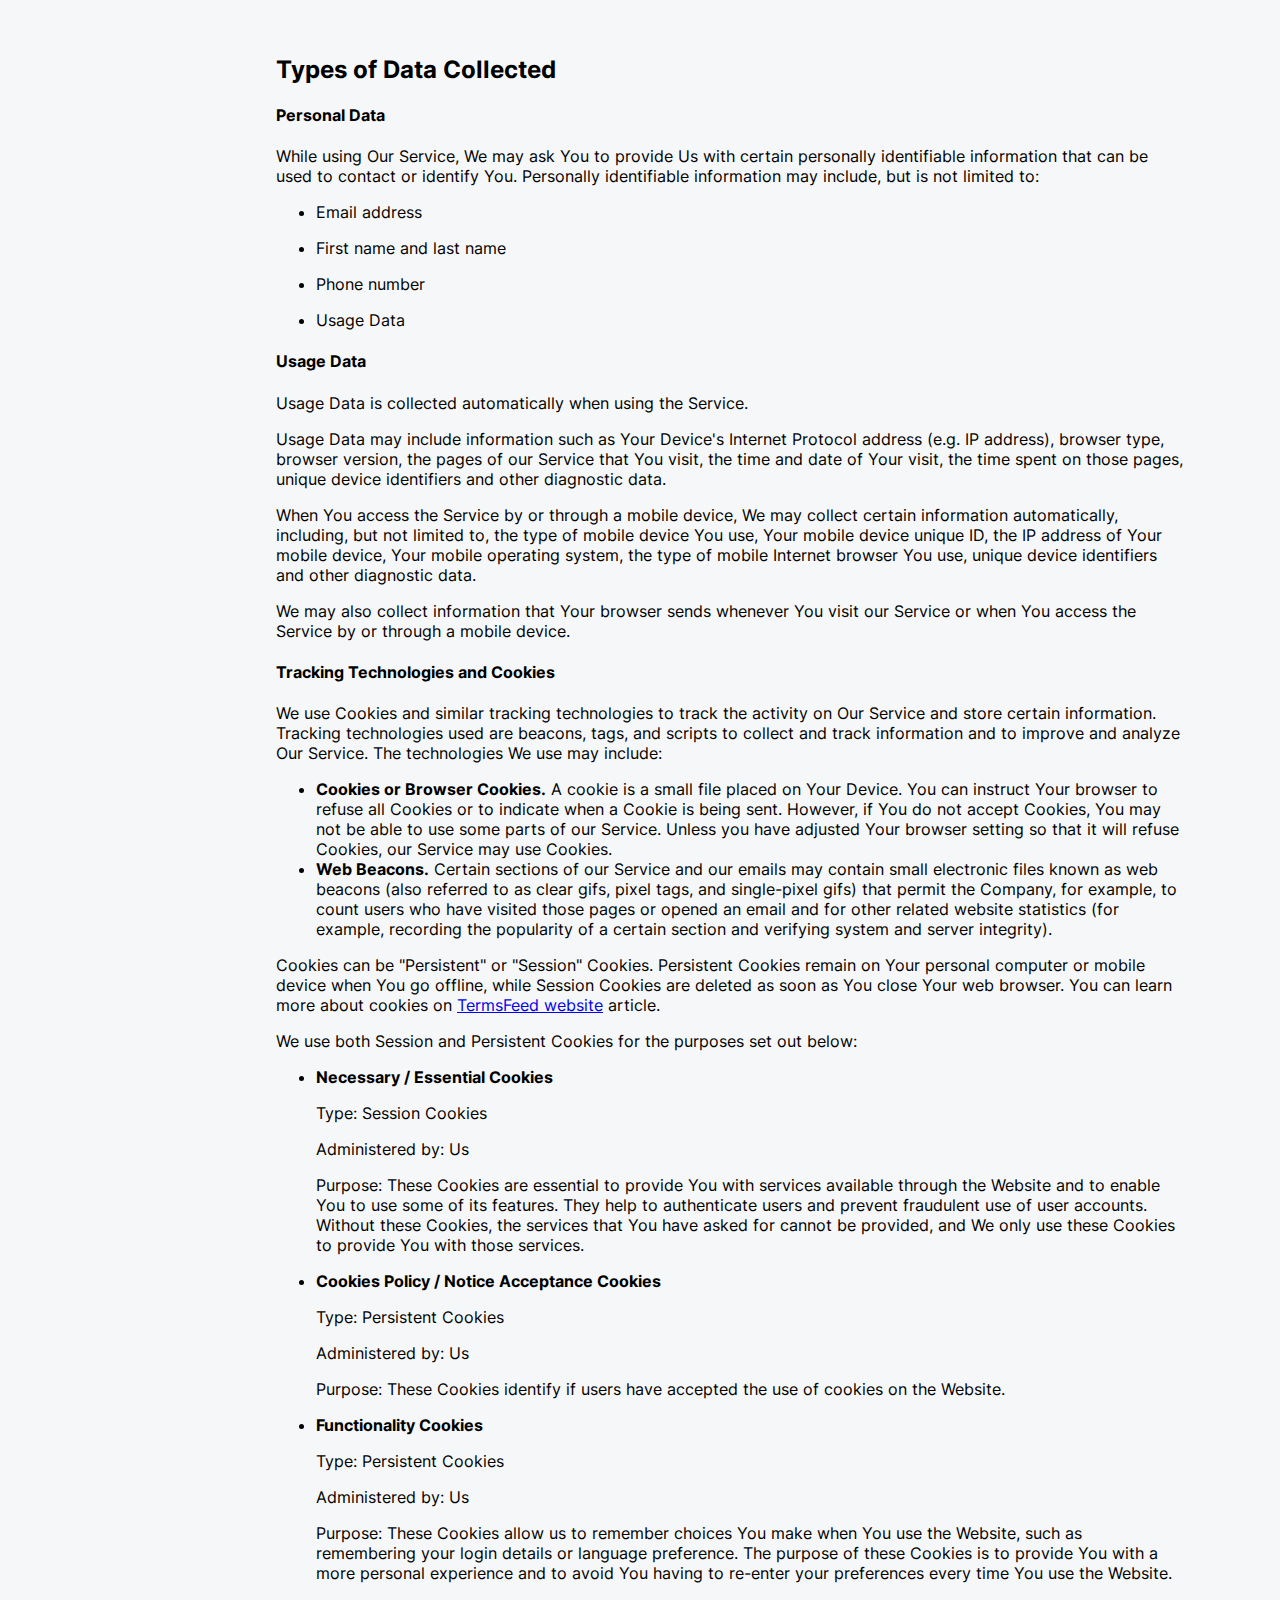
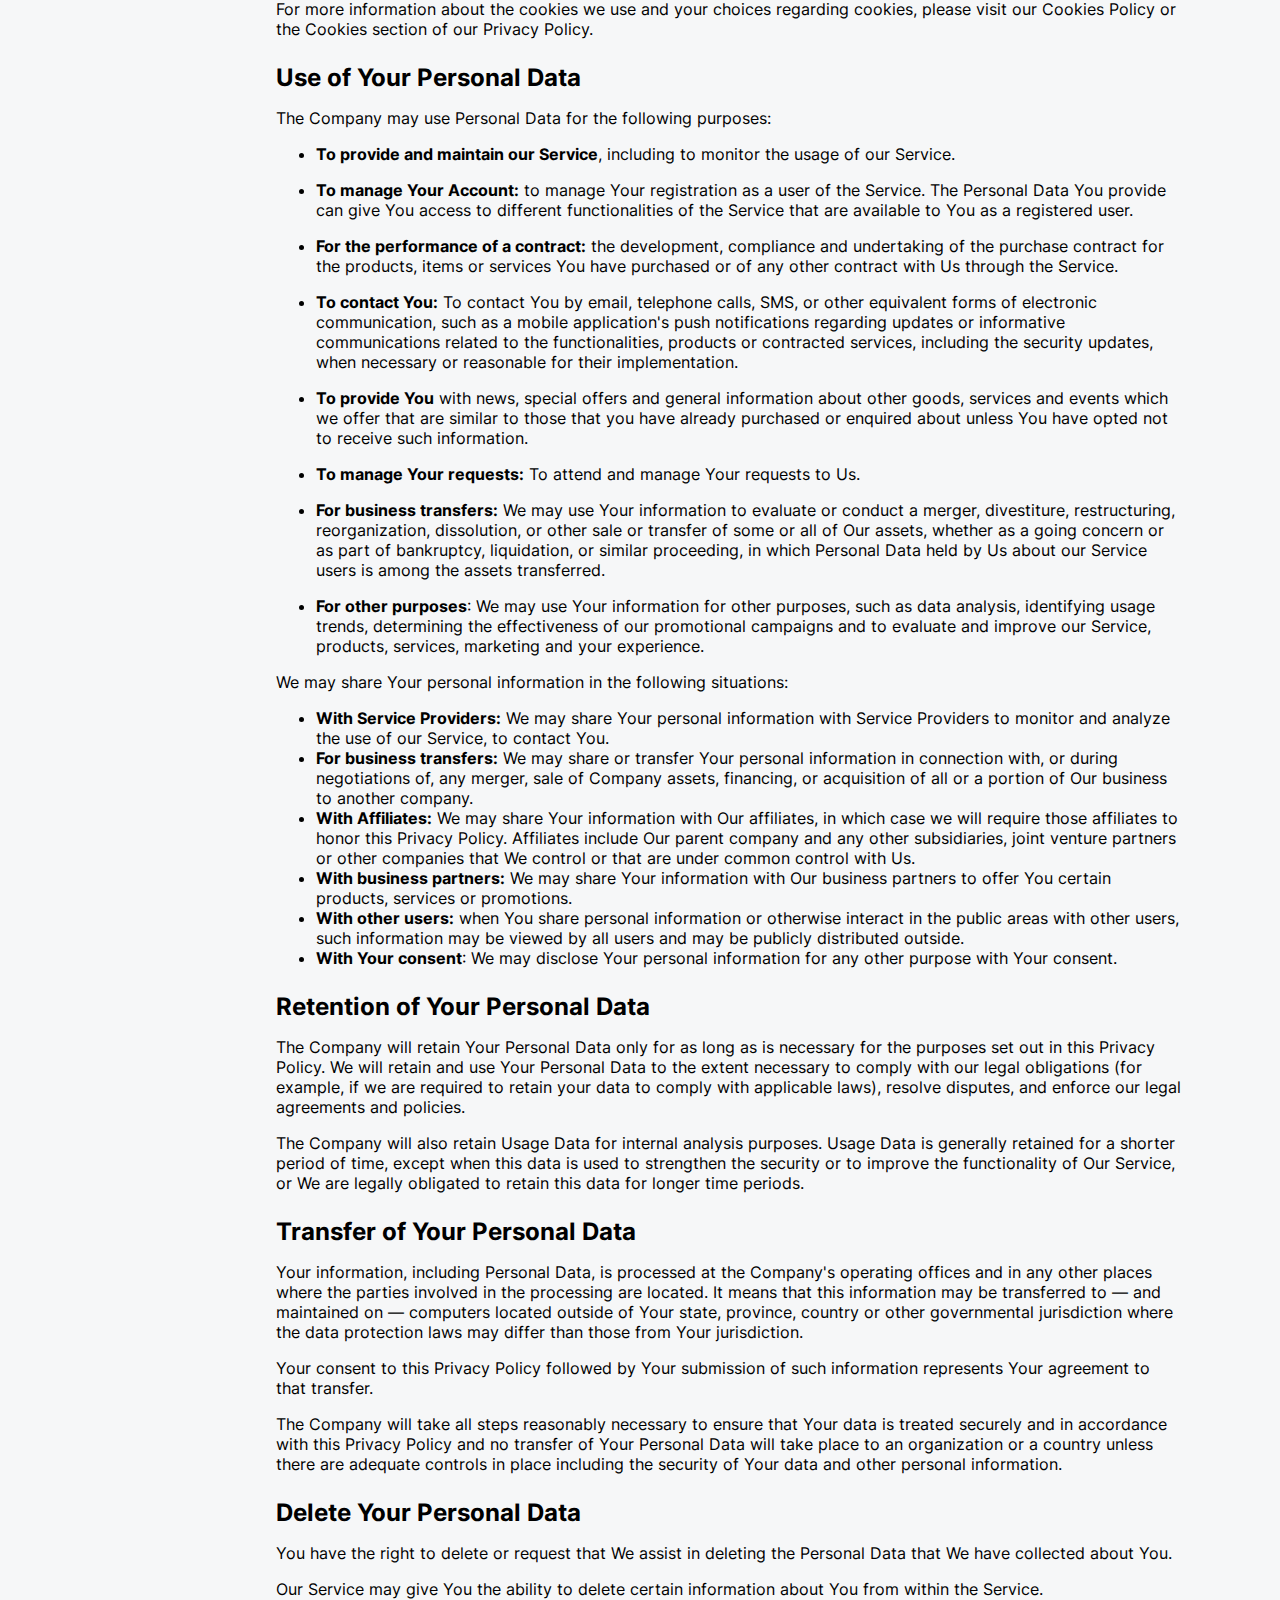
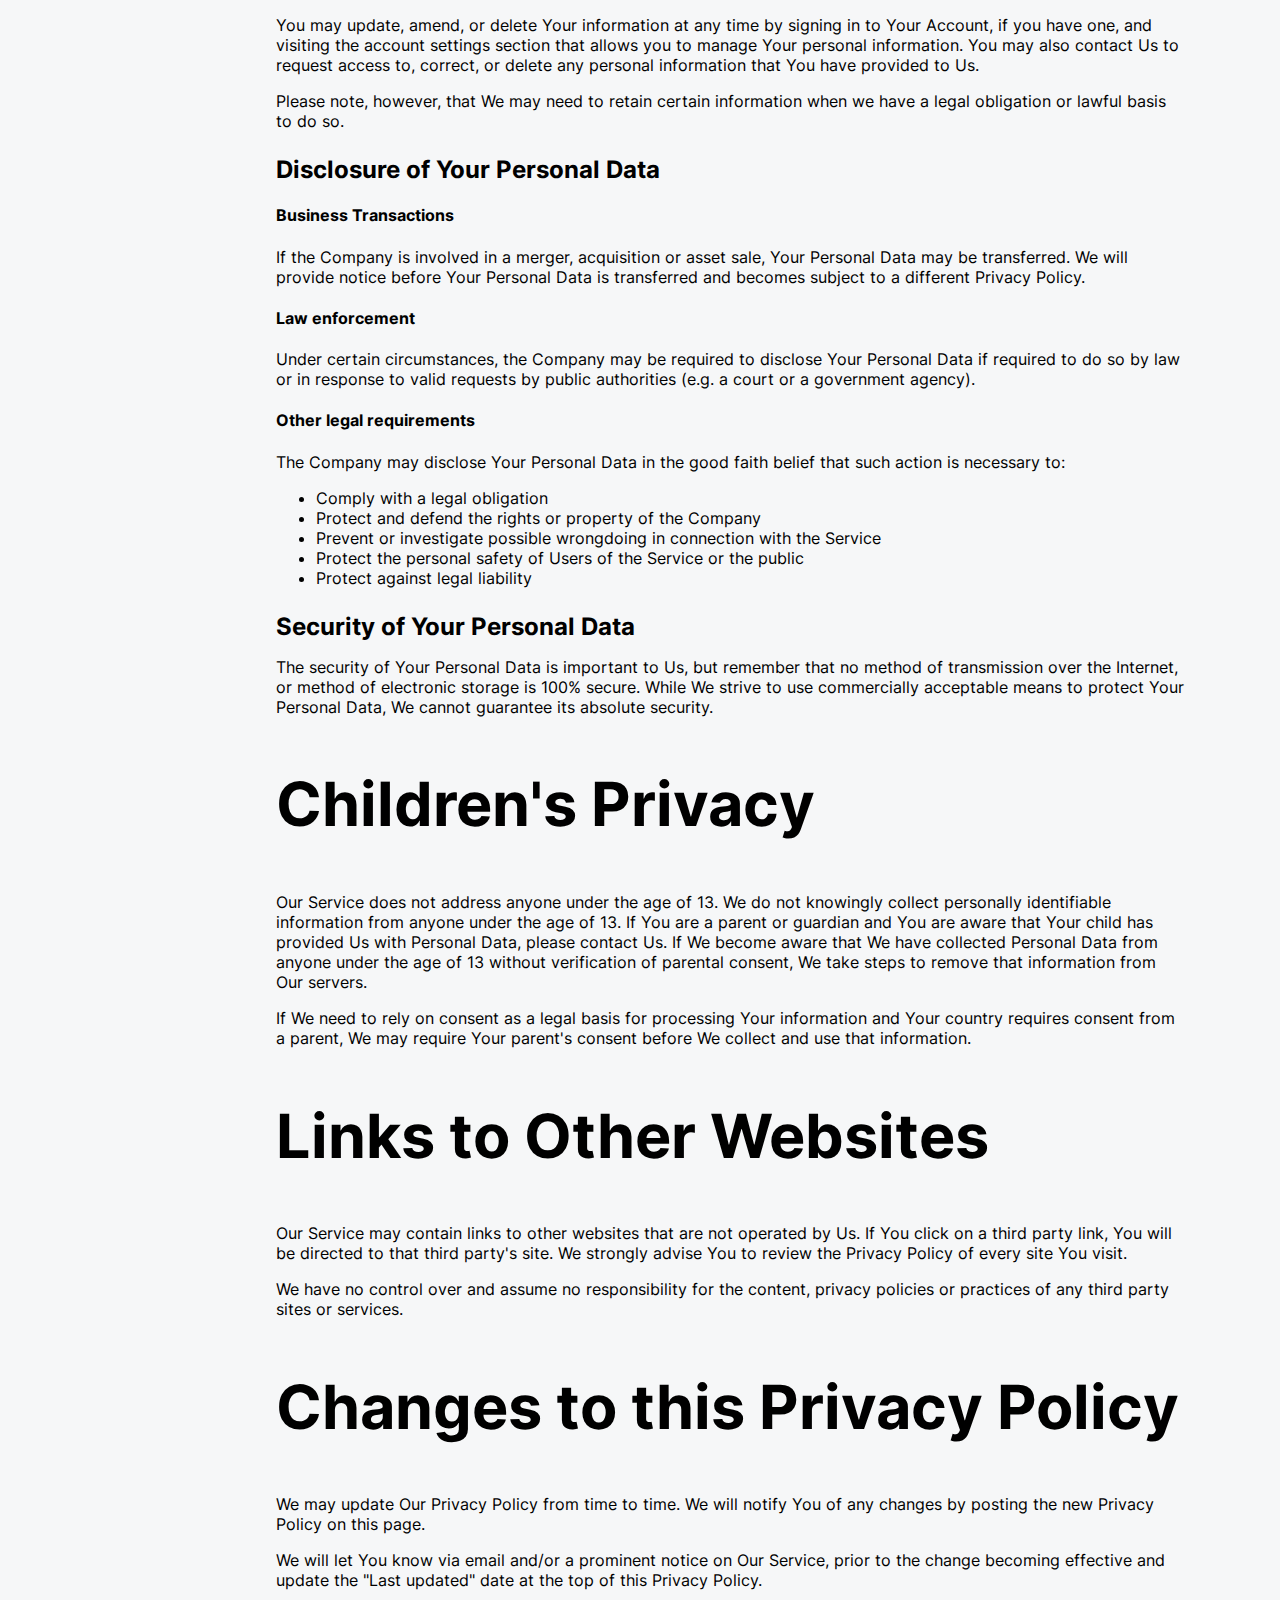
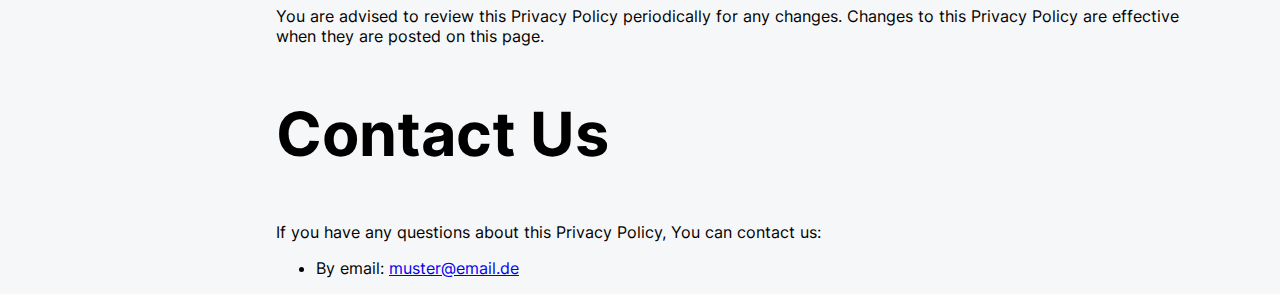
<file: html/privacy_policy.html>
<!DOCTYPE html>
<html lang="en">
  <head>
    <meta charset="UTF-8" />
    <meta name="viewport" content="width=device-width, initial-scale=1.0" />
    <link rel="stylesheet" href="../css/header.css" />
    <link rel="stylesheet" href="../css/sidebar.css" />
    <link rel="stylesheet" href="../css/fonts.css" />
    <link rel="stylesheet" href="../css/privacy_policy.css" />
    <script src="../js/script.js"></script>
    <script src="../js/summary.js" ></script>
    <link
      rel="shortcut icon"
      href="../assets/img/index/Logo for Favicon.svg"
      type="image/x-icon"
    />
    <title>JOIN - Privacy Policy</title>
  </head>
  <body onload="includeHTML(); loadCurrentUser()">
    <div w3-include-html="../includes/sidebar.html"></div>
    <div w3-include-html="../includes/header.html"></div>
    <section class="privacy-body">
      <div class="privacy-head">
        <h2 class="privacy-h2">Privacy Policy</h2>
        <div></div>
        <a href="javascript:history.go(-1)"
          ><img
            class="privacy-arrow"
            src="../assets/img/legal_notice/arrow-left.svg"
            alt="back"
        /></a>
      </div>
      <p>Last updated: December 06, 2023</p>
      <p>
        This Privacy Policy describes Our policies and procedures on the
        collection, use and disclosure of Your information when You use the
        Service and tells You about Your privacy rights and how the law protects
        You.
      </p>
      <p>
        We use Your Personal data to provide and improve the Service. By using
        the Service, You agree to the collection and use of information in
        accordance with this Privacy Policy. This Privacy Policy has been
        created with the help of the
        <a
          href="https://www.termsfeed.com/privacy-policy-generator/"
          target="_blank"
          >Privacy Policy Generator</a
        >.
      </p>
      <h2 class="privacy-h2">Interpretation and Definitions</h2>
      <h3 class="privacy-h3">Interpretation</h3>
      <p>
        The words of which the initial letter is capitalized have meanings
        defined under the following conditions. The following definitions shall
        have the same meaning regardless of whether they appear in singular or
        in plural.
      </p>
      <h3 class="privacy-h3">Definitions</h3>
      <p>For the purposes of this Privacy Policy:</p>
      <ul>
        <li>
          <p>
            <strong>Account</strong> means a unique account created for You to
            access our Service or parts of our Service.
          </p>
        </li>
        <li>
          <p>
            <strong>Affiliate</strong> means an entity that controls, is
            controlled by or is under common control with a party, where
            &quot;control&quot; means ownership of 50% or more of the shares,
            equity interest or other securities entitled to vote for election of
            directors or other managing authority.
          </p>
        </li>
        <li>
          <p>
            <strong>Company</strong> (referred to as either &quot;the
            Company&quot;, &quot;We&quot;, &quot;Us&quot; or &quot;Our&quot; in
            this Agreement) refers to Join.
          </p>
        </li>
        <li>
          <p>
            <strong>Cookies</strong> are small files that are placed on Your
            computer, mobile device or any other device by a website, containing
            the details of Your browsing history on that website among its many
            uses.
          </p>
        </li>
        <li>
          <p><strong>Country</strong> refers to: Hessen, Germany</p>
        </li>
        <li>
          <p>
            <strong>Device</strong> means any device that can access the Service
            such as a computer, a cellphone or a digital tablet.
          </p>
        </li>
        <li>
          <p>
            <strong>Personal Data</strong> is any information that relates to an
            identified or identifiable individual.
          </p>
        </li>
        <li>
          <p><strong>Service</strong> refers to the Website.</p>
        </li>
        <li>
          <p>
            <strong>Service Provider</strong> means any natural or legal person
            who processes the data on behalf of the Company. It refers to
            third-party companies or individuals employed by the Company to
            facilitate the Service, to provide the Service on behalf of the
            Company, to perform services related to the Service or to assist the
            Company in analyzing how the Service is used.
          </p>
        </li>
        <li>
          <p>
            <strong>Usage Data</strong> refers to data collected automatically,
            either generated by the use of the Service or from the Service
            infrastructure itself (for example, the duration of a page visit).
          </p>
        </li>
        <li>
          <p>
            <strong>Website</strong> refers to Join, accessible from
            <a
              href="https://join-784.developerakademie.net/"
              rel="external nofollow noopener"
              target="_blank"
            >
              https://join-784.developerakademie.net/</a
            >
          </p>
        </li>
        <li>
          <p>
            <strong>You</strong> means the individual accessing or using the
            Service, or the company, or other legal entity on behalf of which
            such individual is accessing or using the Service, as applicable.
          </p>
        </li>
      </ul>
      <h2 class="privacy-h2">Collecting and Using Your Personal Data</h2>
      <h3 class="privacy-h3">Types of Data Collected</h3>
      <h4>Personal Data</h4>
      <p>
        While using Our Service, We may ask You to provide Us with certain
        personally identifiable information that can be used to contact or
        identify You. Personally identifiable information may include, but is
        not limited to:
      </p>
      <ul>
        <li>
          <p>Email address</p>
        </li>
        <li>
          <p>First name and last name</p>
        </li>
        <li>
          <p>Phone number</p>
        </li>
        <li>
          <p>Usage Data</p>
        </li>
      </ul>
      <h4>Usage Data</h4>
      <p>Usage Data is collected automatically when using the Service.</p>
      <p>
        Usage Data may include information such as Your Device's Internet
        Protocol address (e.g. IP address), browser type, browser version, the
        pages of our Service that You visit, the time and date of Your visit,
        the time spent on those pages, unique device identifiers and other
        diagnostic data.
      </p>
      <p>
        When You access the Service by or through a mobile device, We may
        collect certain information automatically, including, but not limited
        to, the type of mobile device You use, Your mobile device unique ID, the
        IP address of Your mobile device, Your mobile operating system, the type
        of mobile Internet browser You use, unique device identifiers and other
        diagnostic data.
      </p>
      <p>
        We may also collect information that Your browser sends whenever You
        visit our Service or when You access the Service by or through a mobile
        device.
      </p>
      <h4>Tracking Technologies and Cookies</h4>
      <p>
        We use Cookies and similar tracking technologies to track the activity
        on Our Service and store certain information. Tracking technologies used
        are beacons, tags, and scripts to collect and track information and to
        improve and analyze Our Service. The technologies We use may include:
      </p>
      <ul>
        <li>
          <strong>Cookies or Browser Cookies.</strong> A cookie is a small file
          placed on Your Device. You can instruct Your browser to refuse all
          Cookies or to indicate when a Cookie is being sent. However, if You do
          not accept Cookies, You may not be able to use some parts of our
          Service. Unless you have adjusted Your browser setting so that it will
          refuse Cookies, our Service may use Cookies.
        </li>
        <li>
          <strong>Web Beacons.</strong> Certain sections of our Service and our
          emails may contain small electronic files known as web beacons (also
          referred to as clear gifs, pixel tags, and single-pixel gifs) that
          permit the Company, for example, to count users who have visited those
          pages or opened an email and for other related website statistics (for
          example, recording the popularity of a certain section and verifying
          system and server integrity).
        </li>
      </ul>
      <p>
        Cookies can be &quot;Persistent&quot; or &quot;Session&quot; Cookies.
        Persistent Cookies remain on Your personal computer or mobile device
        when You go offline, while Session Cookies are deleted as soon as You
        close Your web browser. You can learn more about cookies on
        <a
          href="https://www.termsfeed.com/blog/cookies/#What_Are_Cookies"
          target="_blank"
          >TermsFeed website</a
        >
        article.
      </p>
      <p>
        We use both Session and Persistent Cookies for the purposes set out
        below:
      </p>
      <ul>
        <li>
          <p><strong>Necessary / Essential Cookies</strong></p>
          <p>Type: Session Cookies</p>
          <p>Administered by: Us</p>
          <p>
            Purpose: These Cookies are essential to provide You with services
            available through the Website and to enable You to use some of its
            features. They help to authenticate users and prevent fraudulent use
            of user accounts. Without these Cookies, the services that You have
            asked for cannot be provided, and We only use these Cookies to
            provide You with those services.
          </p>
        </li>
        <li>
          <p><strong>Cookies Policy / Notice Acceptance Cookies</strong></p>
          <p>Type: Persistent Cookies</p>
          <p>Administered by: Us</p>
          <p>
            Purpose: These Cookies identify if users have accepted the use of
            cookies on the Website.
          </p>
        </li>
        <li>
          <p><strong>Functionality Cookies</strong></p>
          <p>Type: Persistent Cookies</p>
          <p>Administered by: Us</p>
          <p>
            Purpose: These Cookies allow us to remember choices You make when
            You use the Website, such as remembering your login details or
            language preference. The purpose of these Cookies is to provide You
            with a more personal experience and to avoid You having to re-enter
            your preferences every time You use the Website.
          </p>
        </li>
      </ul>
      <p>
        For more information about the cookies we use and your choices regarding
        cookies, please visit our Cookies Policy or the Cookies section of our
        Privacy Policy.
      </p>
      <h3 class="privacy-h3">Use of Your Personal Data</h3>
      <p>The Company may use Personal Data for the following purposes:</p>
      <ul>
        <li>
          <p>
            <strong>To provide and maintain our Service</strong>, including to
            monitor the usage of our Service.
          </p>
        </li>
        <li>
          <p>
            <strong>To manage Your Account:</strong> to manage Your registration
            as a user of the Service. The Personal Data You provide can give You
            access to different functionalities of the Service that are
            available to You as a registered user.
          </p>
        </li>
        <li>
          <p>
            <strong>For the performance of a contract:</strong> the development,
            compliance and undertaking of the purchase contract for the
            products, items or services You have purchased or of any other
            contract with Us through the Service.
          </p>
        </li>
        <li>
          <p>
            <strong>To contact You:</strong> To contact You by email, telephone
            calls, SMS, or other equivalent forms of electronic communication,
            such as a mobile application's push notifications regarding updates
            or informative communications related to the functionalities,
            products or contracted services, including the security updates,
            when necessary or reasonable for their implementation.
          </p>
        </li>
        <li>
          <p>
            <strong>To provide You</strong> with news, special offers and
            general information about other goods, services and events which we
            offer that are similar to those that you have already purchased or
            enquired about unless You have opted not to receive such
            information.
          </p>
        </li>
        <li>
          <p>
            <strong>To manage Your requests:</strong> To attend and manage Your
            requests to Us.
          </p>
        </li>
        <li>
          <p>
            <strong>For business transfers:</strong> We may use Your information
            to evaluate or conduct a merger, divestiture, restructuring,
            reorganization, dissolution, or other sale or transfer of some or
            all of Our assets, whether as a going concern or as part of
            bankruptcy, liquidation, or similar proceeding, in which Personal
            Data held by Us about our Service users is among the assets
            transferred.
          </p>
        </li>
        <li>
          <p>
            <strong>For other purposes</strong>: We may use Your information for
            other purposes, such as data analysis, identifying usage trends,
            determining the effectiveness of our promotional campaigns and to
            evaluate and improve our Service, products, services, marketing and
            your experience.
          </p>
        </li>
      </ul>
      <p>We may share Your personal information in the following situations:</p>
      <ul>
        <li>
          <strong>With Service Providers:</strong> We may share Your personal
          information with Service Providers to monitor and analyze the use of
          our Service, to contact You.
        </li>
        <li>
          <strong>For business transfers:</strong> We may share or transfer Your
          personal information in connection with, or during negotiations of,
          any merger, sale of Company assets, financing, or acquisition of all
          or a portion of Our business to another company.
        </li>
        <li>
          <strong>With Affiliates:</strong> We may share Your information with
          Our affiliates, in which case we will require those affiliates to
          honor this Privacy Policy. Affiliates include Our parent company and
          any other subsidiaries, joint venture partners or other companies that
          We control or that are under common control with Us.
        </li>
        <li>
          <strong>With business partners:</strong> We may share Your information
          with Our business partners to offer You certain products, services or
          promotions.
        </li>
        <li>
          <strong>With other users:</strong> when You share personal information
          or otherwise interact in the public areas with other users, such
          information may be viewed by all users and may be publicly distributed
          outside.
        </li>
        <li>
          <strong>With Your consent</strong>: We may disclose Your personal
          information for any other purpose with Your consent.
        </li>
      </ul>
      <h3 class="privacy-h3">Retention of Your Personal Data</h3>
      <p>
        The Company will retain Your Personal Data only for as long as is
        necessary for the purposes set out in this Privacy Policy. We will
        retain and use Your Personal Data to the extent necessary to comply with
        our legal obligations (for example, if we are required to retain your
        data to comply with applicable laws), resolve disputes, and enforce our
        legal agreements and policies.
      </p>
      <p>
        The Company will also retain Usage Data for internal analysis purposes.
        Usage Data is generally retained for a shorter period of time, except
        when this data is used to strengthen the security or to improve the
        functionality of Our Service, or We are legally obligated to retain this
        data for longer time periods.
      </p>
      <h3 class="privacy-h3">Transfer of Your Personal Data</h3>
      <p>
        Your information, including Personal Data, is processed at the Company's
        operating offices and in any other places where the parties involved in
        the processing are located. It means that this information may be
        transferred to — and maintained on — computers located outside of Your
        state, province, country or other governmental jurisdiction where the
        data protection laws may differ than those from Your jurisdiction.
      </p>
      <p>
        Your consent to this Privacy Policy followed by Your submission of such
        information represents Your agreement to that transfer.
      </p>
      <p>
        The Company will take all steps reasonably necessary to ensure that Your
        data is treated securely and in accordance with this Privacy Policy and
        no transfer of Your Personal Data will take place to an organization or
        a country unless there are adequate controls in place including the
        security of Your data and other personal information.
      </p>
      <h3 class="privacy-h3">Delete Your Personal Data</h3>
      <p>
        You have the right to delete or request that We assist in deleting the
        Personal Data that We have collected about You.
      </p>
      <p>
        Our Service may give You the ability to delete certain information about
        You from within the Service.
      </p>
      <p>
        You may update, amend, or delete Your information at any time by signing
        in to Your Account, if you have one, and visiting the account settings
        section that allows you to manage Your personal information. You may
        also contact Us to request access to, correct, or delete any personal
        information that You have provided to Us.
      </p>
      <p>
        Please note, however, that We may need to retain certain information
        when we have a legal obligation or lawful basis to do so.
      </p>
      <h3 class="privacy-h3">Disclosure of Your Personal Data</h3>
      <h4>Business Transactions</h4>
      <p>
        If the Company is involved in a merger, acquisition or asset sale, Your
        Personal Data may be transferred. We will provide notice before Your
        Personal Data is transferred and becomes subject to a different Privacy
        Policy.
      </p>
      <h4>Law enforcement</h4>
      <p>
        Under certain circumstances, the Company may be required to disclose
        Your Personal Data if required to do so by law or in response to valid
        requests by public authorities (e.g. a court or a government agency).
      </p>
      <h4>Other legal requirements</h4>
      <p>
        The Company may disclose Your Personal Data in the good faith belief
        that such action is necessary to:
      </p>
      <ul>
        <li>Comply with a legal obligation</li>
        <li>Protect and defend the rights or property of the Company</li>
        <li>
          Prevent or investigate possible wrongdoing in connection with the
          Service
        </li>
        <li>
          Protect the personal safety of Users of the Service or the public
        </li>
        <li>Protect against legal liability</li>
      </ul>
      <h3 class="privacy-h3">Security of Your Personal Data</h3>
      <p>
        The security of Your Personal Data is important to Us, but remember that
        no method of transmission over the Internet, or method of electronic
        storage is 100% secure. While We strive to use commercially acceptable
        means to protect Your Personal Data, We cannot guarantee its absolute
        security.
      </p>
      <h2 class="privacy-h2">Children's Privacy</h2>
      <p>
        Our Service does not address anyone under the age of 13. We do not
        knowingly collect personally identifiable information from anyone under
        the age of 13. If You are a parent or guardian and You are aware that
        Your child has provided Us with Personal Data, please contact Us. If We
        become aware that We have collected Personal Data from anyone under the
        age of 13 without verification of parental consent, We take steps to
        remove that information from Our servers.
      </p>
      <p>
        If We need to rely on consent as a legal basis for processing Your
        information and Your country requires consent from a parent, We may
        require Your parent's consent before We collect and use that
        information.
      </p>
      <h2 class="privacy-h2">Links to Other Websites</h2>
      <p>
        Our Service may contain links to other websites that are not operated by
        Us. If You click on a third party link, You will be directed to that
        third party's site. We strongly advise You to review the Privacy Policy
        of every site You visit.
      </p>
      <p>
        We have no control over and assume no responsibility for the content,
        privacy policies or practices of any third party sites or services.
      </p>
      <h2 class="privacy-h2">Changes to this Privacy Policy</h2>
      <p>
        We may update Our Privacy Policy from time to time. We will notify You
        of any changes by posting the new Privacy Policy on this page.
      </p>
      <p>
        We will let You know via email and/or a prominent notice on Our Service,
        prior to the change becoming effective and update the &quot;Last
        updated&quot; date at the top of this Privacy Policy.
      </p>
      <p>
        You are advised to review this Privacy Policy periodically for any
        changes. Changes to this Privacy Policy are effective when they are
        posted on this page.
      </p>
      <h2 class="privacy-h2">Contact Us</h2>
      <p>
        If you have any questions about this Privacy Policy, You can contact us:
      </p>
      <ul>
        <li>By email: <a href="mailto:muster@email.de">muster@email.de</a></li>
      </ul>
    </section>
  </body>
</html>
</file>
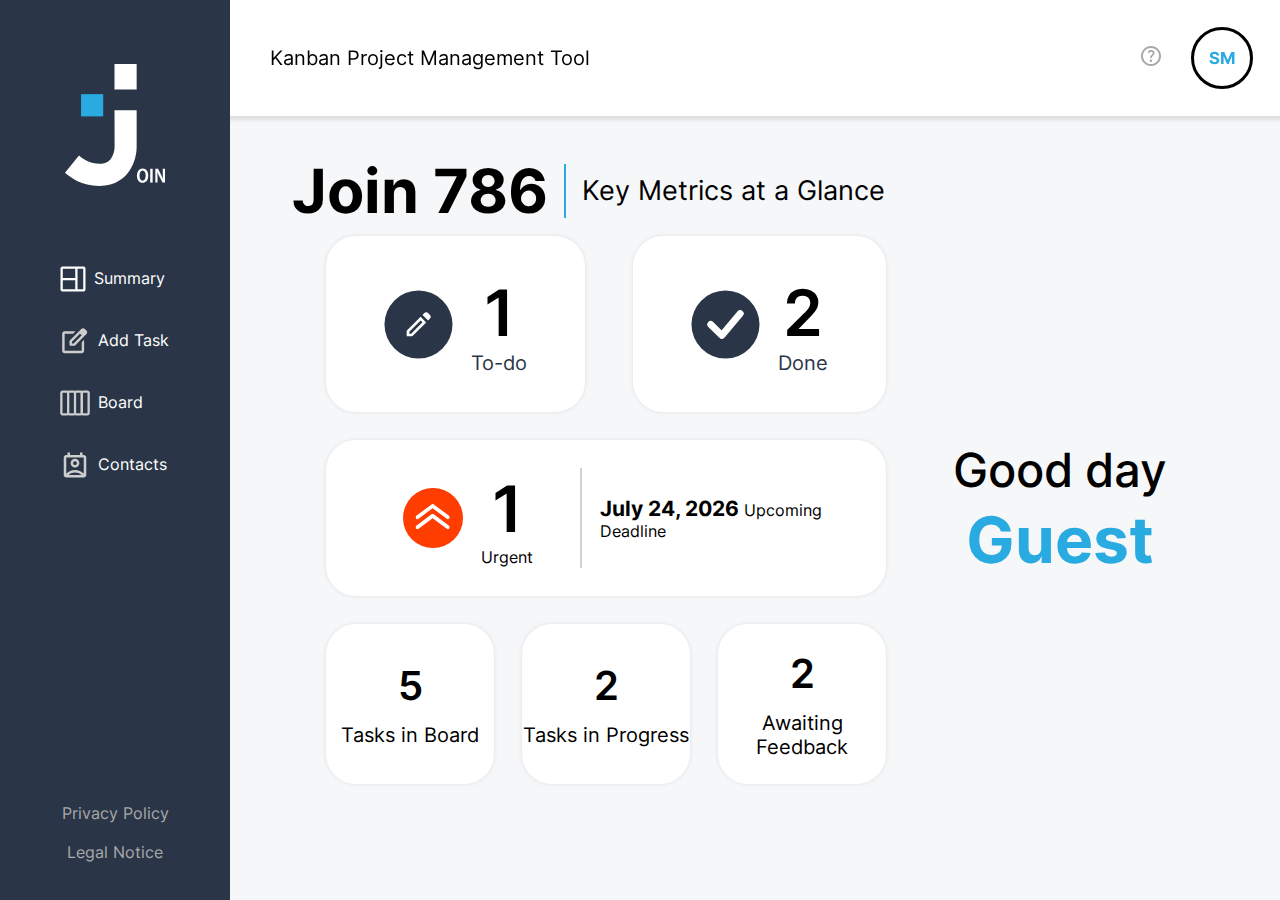
<file: html/summary.html>
<!DOCTYPE html>
<html lang="en">
  <head>
    <meta charset="UTF-8" />
    <meta name="viewport" content="width=device-width, initial-scale=1.0" />
    <link rel="shortcut icon" href="../assets/img/index/Logo for Favicon.svg" type="image/x-icon">
    <link rel="stylesheet" href="../css/summary.css" />
    <script src="../js/summary.js" defer></script>
    <script src="../js/script.js" defer></script>
    <title>JOIN - Summary</title>
  </head>
  <body onload="includeHTML(); changeSalution(); loadCurrentUser(); generateDate(); initSummary() ">
    <div w3-include-html="../includes/sidebar.html"></div>
    <div w3-include-html="../includes/header.html"></div>
    <div class="summary">
      <div class="summary-header">
        <div class="headline">Join 786</div>
        <div class="divider"></div>
        <div class="description">Key Metrics at a Glance</div>
      </div>
      <div class="summary-body">
        <div class="summary-information">
          <div class="info-field top-row">
            <div
              class="info-bubble cursor-pointer box-shadow" onclick="linkToAddTasks()"
              onmouseover="changeWhiteImage('pencil')"
              onmouseout="changeBlackImage('pencil')"
            >
              <img id="pencil" src="../assets/img/summary/pencil.svg" />
              <div class="info-value">
                <div id="amount-toDo" class="amount">1</div>
                <span class="status">To-do</span>
              </div>
            </div>
            <div
              class="info-bubble cursor-pointer box-shadow" 
              onmouseover="changeWhiteImage('done')"
              onmouseout="changeBlackImage('done')" onclick="linkToAddTasks()"
            >
              <img id="done" src="../assets/img/summary/done.svg" />
              <div class="info-value ">
                <div id="amount-done" class="amount">2</div>
                <span class="status">Done</span>
              </div>
            </div>
          </div>
          <div class="info-bubble-middle cursor-pointer box-shadow middle-row" onclick="linkToAddTasks()">
            <div class="left-part">
              <img src="../assets/img/summary/urgent-summary.svg" />
              <div>
                <div id="urgent-amount">1</div>
                <span>Urgent</span>
              </div>
            </div>
            <div class="middle-divider"></div>
            <div class="calender">
              <span id="calender-value">December, 11th 2023 </span>
              <span class="fs16-400">Upcoming Deadline</span>
            </div>
          </div>
          <div class="info-field cursor-pointer bottom-row" onclick="linkToAddTasks()">
            <div class="info-bubble-bottom box-shadow">
              <span id="bottom-left-amount" class="fs64-600">5</span>
              <span class="fs20-400">Tasks in Board</span>
            </div>
            <div class="info-bubble-bottom cursor-pointer box-shadow" onclick="linkToAddTasks()">
              <span id="bottom-middle-amount" class="fs64-600">2</span>
              <span class="fs20-400">Tasks in Progress</span>
            </div>
            <div class="info-bubble-bottom cursor-pointer box-shadow" onclick="linkToAddTasks()">
              <span id="bottom-right-amount" class="fs64-600" >2</span>
              <span class="fs20-400">Awaiting Feedback</span>
            </div>
          </div>
        </div>
        <div class="summary-user">
          <span id="good-morning" class="good-morning">Good morning</span>
          <span id="display-user" class="user">Guest</span>
        </div>
      </div>
    </div>

  </body>
</file>
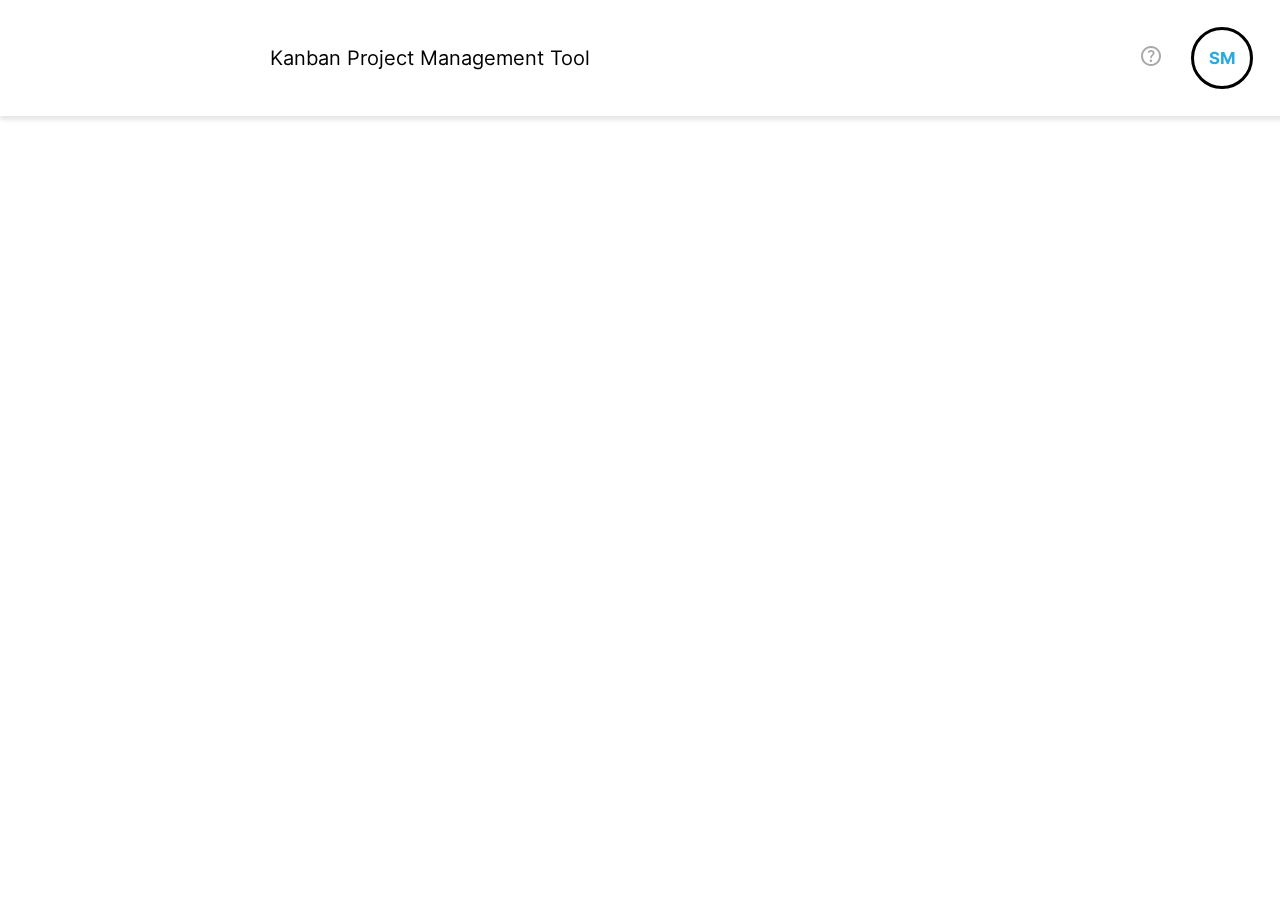
<file: includes/header.html>
<!DOCTYPE html>
<html lang="en">
  <head>
    <meta charset="UTF-8" />
    <meta name="viewport" content="width=device-width, initial-scale=1.0" />
    <link rel="stylesheet" href="../css/header.css" />
    <link rel="stylesheet" href="../css/fonts.css">
    <link rel="stylesheet" href="../css/sidebar.css">
    <script src="../js/script.js"" defer></script>
    <title>Header</title>
  </head>
  <body>
    <div class="header">
      <p id="header-title">Kanban Project Management Tool</p>
      <div class="symbols">
        <a href="../html/help.html">
          <svg
            xmlns="http://www.w3.org/2000/svg"
            width="32"
            height="32"
            viewBox="0 0 32 32"
            fill="none"
          >
            <mask
              id="mask0_106358_2311"
              style="mask-type: alpha"
              maskUnits="userSpaceOnUse"
              x="0"
              y="0"
              width="32"
              height="32"
            >
              <rect width="32" height="32" fill="#D9D9D9" />
            </mask>
            <g mask="url(#mask0_106358_2311)">
              <path
                d="M15.95 22C16.3 22 16.5958 21.8792 16.8375 21.6375C17.0792 21.3958 17.2 21.1 17.2 20.75C17.2 20.4 17.0792 20.1042 16.8375 19.8625C16.5958 19.6208 16.3 19.5 15.95 19.5C15.6 19.5 15.3042 19.6208 15.0625 19.8625C14.8208 20.1042 14.7 20.4 14.7 20.75C14.7 21.1 14.8208 21.3958 15.0625 21.6375C15.3042 21.8792 15.6 22 15.95 22ZM16 26C14.6167 26 13.3167 25.7375 12.1 25.2125C10.8833 24.6875 9.825 23.975 8.925 23.075C8.025 22.175 7.3125 21.1167 6.7875 19.9C6.2625 18.6833 6 17.3833 6 16C6 14.6167 6.2625 13.3167 6.7875 12.1C7.3125 10.8833 8.025 9.825 8.925 8.925C9.825 8.025 10.8833 7.3125 12.1 6.7875C13.3167 6.2625 14.6167 6 16 6C17.3833 6 18.6833 6.2625 19.9 6.7875C21.1167 7.3125 22.175 8.025 23.075 8.925C23.975 9.825 24.6875 10.8833 25.2125 12.1C25.7375 13.3167 26 14.6167 26 16C26 17.3833 25.7375 18.6833 25.2125 19.9C24.6875 21.1167 23.975 22.175 23.075 23.075C22.175 23.975 21.1167 24.6875 19.9 25.2125C18.6833 25.7375 17.3833 26 16 26ZM16 24C18.2333 24 20.125 23.225 21.675 21.675C23.225 20.125 24 18.2333 24 16C24 13.7667 23.225 11.875 21.675 10.325C20.125 8.775 18.2333 8 16 8C13.7667 8 11.875 8.775 10.325 10.325C8.775 11.875 8 13.7667 8 16C8 18.2333 8.775 20.125 10.325 21.675C11.875 23.225 13.7667 24 16 24ZM16.1 11.7C16.5167 11.7 16.8792 11.8333 17.1875 12.1C17.4958 12.3667 17.65 12.7 17.65 13.1C17.65 13.4667 17.5375 13.7917 17.3125 14.075C17.0875 14.3583 16.8333 14.625 16.55 14.875C16.1667 15.2083 15.8292 15.575 15.5375 15.975C15.2458 16.375 15.1 16.825 15.1 17.325C15.1 17.5583 15.1875 17.7542 15.3625 17.9125C15.5375 18.0708 15.7417 18.15 15.975 18.15C16.225 18.15 16.4375 18.0667 16.6125 17.9C16.7875 17.7333 16.9 17.525 16.95 17.275C17.0167 16.925 17.1667 16.6125 17.4 16.3375C17.6333 16.0625 17.8833 15.8 18.15 15.55C18.5333 15.1833 18.8625 14.7833 19.1375 14.35C19.4125 13.9167 19.55 13.4333 19.55 12.9C19.55 12.05 19.2042 11.3542 18.5125 10.8125C17.8208 10.2708 17.0167 10 16.1 10C15.4667 10 14.8625 10.1333 14.2875 10.4C13.7125 10.6667 13.275 11.075 12.975 11.625C12.8583 11.825 12.8208 12.0375 12.8625 12.2625C12.9042 12.4875 13.0167 12.6583 13.2 12.775C13.4333 12.9083 13.675 12.95 13.925 12.9C14.175 12.85 14.3833 12.7083 14.55 12.475C14.7333 12.225 14.9625 12.0333 15.2375 11.9C15.5125 11.7667 15.8 11.7 16.1 11.7Z"
                fill="#A8A8A8"
              />
            </g>
          </svg>
        </a>
        <div onclick="openMenu(event)" class="user-symbol">
          <div class="user-credentials" id="user-credentials">
            <img src="..//assets/img/header/Group9.svg" alt="" />
          </div>
        </div>
      </div>
    </div>
    <div id="submenu" class="d-none submenu">
      <a class="subemenu-btn" href="../html/legal_notice.html">Legal Notice</a>
      <a class="subemenu-btn" href="../html/privacy_policy.html"
        >Privacy Policy</a
      >
      <a class="subemenu-btn" href="../index.html">Log out</a>
    </div>
    <div class="header-mobile">
      <div class="logo-mobile">
        <img src="../assets/img/index/Logo for Favicon.svg" alt="">
      </div>
      <div class="header-mobile-symbols">
        <a href="../html/help.html">
          <svg
          class="help-mobile-icon"
            xmlns="http://www.w3.org/2000/svg"
            width="32"
            height="32"
            viewBox="0 0 32 32"
            fill="none"
          >
            <mask
              id="mask0_106358_2311"
              style="mask-type: alpha"
              maskUnits="userSpaceOnUse"
              x="0"
              y="0"
              width="32"
              height="32"
            >
              <rect width="32" height="32" fill="#D9D9D9" />
            </mask>
            <g mask="url(#mask0_106358_2311)">
              <path
                d="M15.95 22C16.3 22 16.5958 21.8792 16.8375 21.6375C17.0792 21.3958 17.2 21.1 17.2 20.75C17.2 20.4 17.0792 20.1042 16.8375 19.8625C16.5958 19.6208 16.3 19.5 15.95 19.5C15.6 19.5 15.3042 19.6208 15.0625 19.8625C14.8208 20.1042 14.7 20.4 14.7 20.75C14.7 21.1 14.8208 21.3958 15.0625 21.6375C15.3042 21.8792 15.6 22 15.95 22ZM16 26C14.6167 26 13.3167 25.7375 12.1 25.2125C10.8833 24.6875 9.825 23.975 8.925 23.075C8.025 22.175 7.3125 21.1167 6.7875 19.9C6.2625 18.6833 6 17.3833 6 16C6 14.6167 6.2625 13.3167 6.7875 12.1C7.3125 10.8833 8.025 9.825 8.925 8.925C9.825 8.025 10.8833 7.3125 12.1 6.7875C13.3167 6.2625 14.6167 6 16 6C17.3833 6 18.6833 6.2625 19.9 6.7875C21.1167 7.3125 22.175 8.025 23.075 8.925C23.975 9.825 24.6875 10.8833 25.2125 12.1C25.7375 13.3167 26 14.6167 26 16C26 17.3833 25.7375 18.6833 25.2125 19.9C24.6875 21.1167 23.975 22.175 23.075 23.075C22.175 23.975 21.1167 24.6875 19.9 25.2125C18.6833 25.7375 17.3833 26 16 26ZM16 24C18.2333 24 20.125 23.225 21.675 21.675C23.225 20.125 24 18.2333 24 16C24 13.7667 23.225 11.875 21.675 10.325C20.125 8.775 18.2333 8 16 8C13.7667 8 11.875 8.775 10.325 10.325C8.775 11.875 8 13.7667 8 16C8 18.2333 8.775 20.125 10.325 21.675C11.875 23.225 13.7667 24 16 24ZM16.1 11.7C16.5167 11.7 16.8792 11.8333 17.1875 12.1C17.4958 12.3667 17.65 12.7 17.65 13.1C17.65 13.4667 17.5375 13.7917 17.3125 14.075C17.0875 14.3583 16.8333 14.625 16.55 14.875C16.1667 15.2083 15.8292 15.575 15.5375 15.975C15.2458 16.375 15.1 16.825 15.1 17.325C15.1 17.5583 15.1875 17.7542 15.3625 17.9125C15.5375 18.0708 15.7417 18.15 15.975 18.15C16.225 18.15 16.4375 18.0667 16.6125 17.9C16.7875 17.7333 16.9 17.525 16.95 17.275C17.0167 16.925 17.1667 16.6125 17.4 16.3375C17.6333 16.0625 17.8833 15.8 18.15 15.55C18.5333 15.1833 18.8625 14.7833 19.1375 14.35C19.4125 13.9167 19.55 13.4333 19.55 12.9C19.55 12.05 19.2042 11.3542 18.5125 10.8125C17.8208 10.2708 17.0167 10 16.1 10C15.4667 10 14.8625 10.1333 14.2875 10.4C13.7125 10.6667 13.275 11.075 12.975 11.625C12.8583 11.825 12.8208 12.0375 12.8625 12.2625C12.9042 12.4875 13.0167 12.6583 13.2 12.775C13.4333 12.9083 13.675 12.95 13.925 12.9C14.175 12.85 14.3833 12.7083 14.55 12.475C14.7333 12.225 14.9625 12.0333 15.2375 11.9C15.5125 11.7667 15.8 11.7 16.1 11.7Z"
                fill="#A8A8A8"
              />
            </g>
          </svg>
        </a>
        <div class="group-mobile-icon"  onclick="openMenu(event)">
            <span id="mobile-credential">G</span>
        </div>
        
    </div>
    </div>
    
  </body>
</html>
</file>
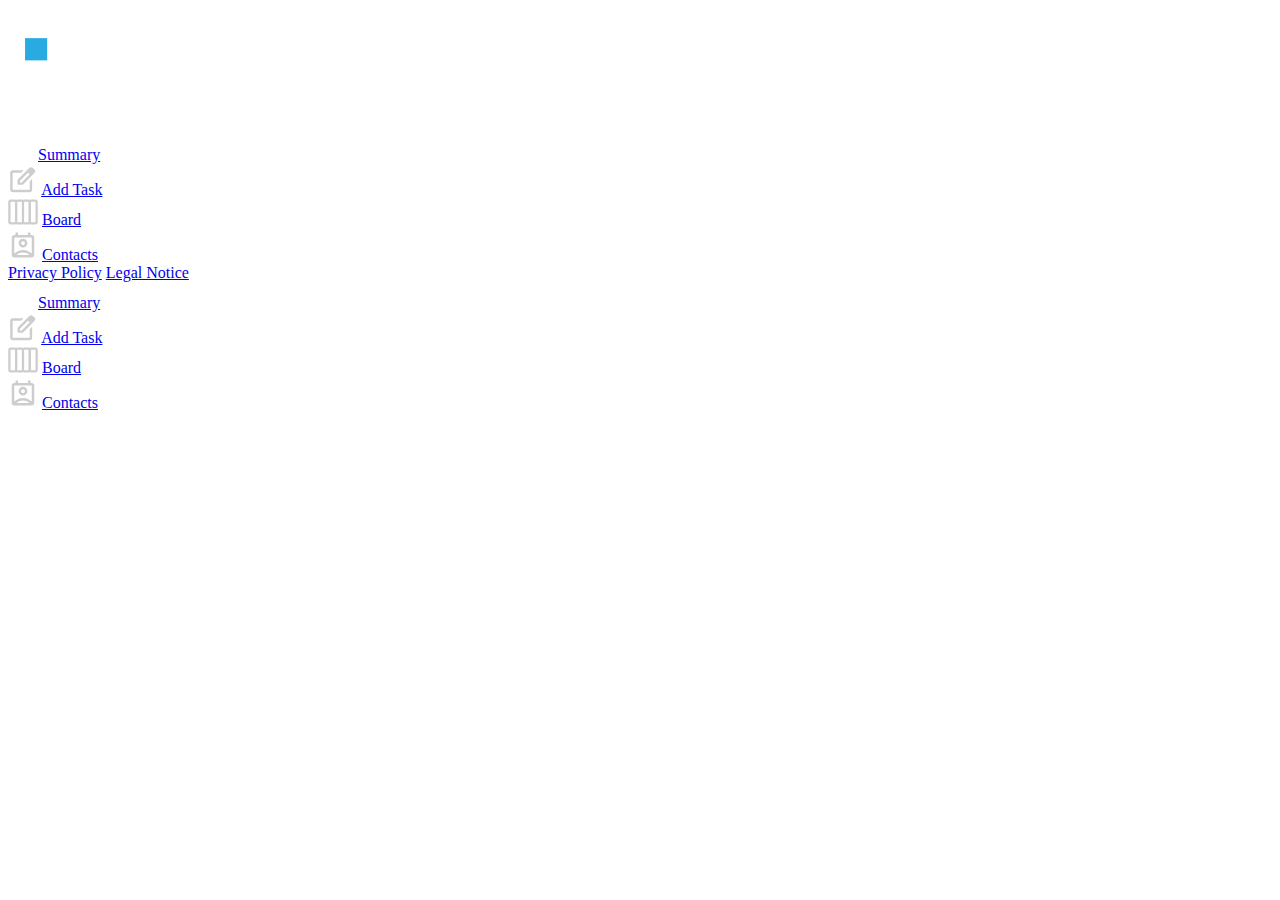
<file: includes/sidebar.html>
<!DOCTYPE html>
<html lang="en">
	<head>
		<meta charset="UTF-8" />
		<script src="../js/script.js" defer></script>
		<script src="../js/script.js" defer></script>
		<link rel="stylesheet" href="../css/fonts.css" />
		<meta name="viewport" content="width=device-width, initial-scale=1.0" />
		<title>Sidebar</title>
	</head>
	<body>
		<div class="sidebar">
			<div class="logo">
				<a href="../index.html">
					<svg
						width="102"
						height="122"
						viewBox="0 0 102 122"
						fill="none"
						xmlns="http://www.w3.org/2000/svg"
					>
						<path d="M72.6549 0H50.4971V25.4923H72.6549V0Z" fill="white" />
						<path
							d="M50.4971 46.2251H72.655V82.1779C72.7562 90.8292 70.2941 99.3153 65.5815 106.557C60.9284 113.594 51.9459 121.966 35.3275 121.966C17.2263 121.966 6.67577 113.406 0.98291 108.715L14.9594 91.4743C20.5159 96.0112 25.8679 99.7435 35.4128 99.7435C42.6396 99.7435 45.5202 96.7988 47.2076 94.2307C49.5015 90.6637 50.6881 86.4923 50.6165 82.2464L50.4971 46.2251Z"
							fill="white"
						/>
						<path
							d="M39.1967 30.1318H17.0388V52.3884H39.1967V30.1318Z"
							fill="#29ABE2"
						/>
						<path
							d="M84.2624 111.522C84.2624 116.265 81.8591 118.815 78.5013 118.815C75.1436 118.815 72.9448 115.785 72.9448 111.762C72.9448 107.739 75.2117 104.554 78.6888 104.554C82.1659 104.554 84.2624 107.687 84.2624 111.522ZM75.5185 111.711C75.5185 114.57 76.6605 116.675 78.6206 116.675C80.5808 116.675 81.6886 114.45 81.6886 111.539C81.6886 108.988 80.666 106.592 78.6206 106.592C76.5753 106.592 75.5185 108.903 75.5185 111.711Z"
							fill="white"
						/>
						<path
							d="M88.6597 104.76V118.593H86.2053V104.76H88.6597Z"
							fill="white"
						/>
						<path
							d="M91.3186 118.593V104.76H94.0457L96.9774 110.461C97.7321 111.952 98.4035 113.483 98.9886 115.049C98.8352 113.337 98.767 111.368 98.767 109.177V104.76H101.017V118.593H98.4773L95.5115 112.772C94.7264 111.243 94.0264 109.671 93.4151 108.064C93.4151 109.776 93.5344 111.711 93.5344 114.09V118.576L91.3186 118.593Z"
							fill="white"
						/>
					</svg>
				</a>
			</div>
			<div class="menu">
				<div class="page">
					<svg
						width="26"
						height="26"
						viewBox="0 0 26 26"
						fill="none"
						xmlns="http://www.w3.org/2000/svg"
					>
						<path
							d="M23.2273 0.48291H2.77273H2.5C1.39543 0.48291 0.5 1.37864 0.5 2.48321C0.5 2.663 0.5 2.79037 0.5 2.82288V23.2774V23.4829C0.5 24.5875 1.39572 25.4829 2.50029 25.4829C2.64377 25.4829 2.74401 25.4829 2.77272 25.4829H23.2273C23.256 25.4829 23.3562 25.4829 23.4997 25.4829C24.6043 25.4829 25.5 24.587 25.5 23.4824C25.5 23.3756 25.5 23.3017 25.5 23.2774V2.82285C25.5 2.79035 25.5 2.66299 25.5 2.48321C25.5 1.37864 24.6043 0.48291 23.4997 0.48291C23.3562 0.48291 23.256 0.48291 23.2273 0.48291ZM15.2727 23.2774H2.77273V14.1865H15.2727V23.2774ZM15.2727 11.9138H2.77273V2.82288L15.2727 2.82285V11.9138ZM23.2273 23.2774H17.5455V2.82288H23.2273V23.2774Z"
							fill="white"
						/>
					</svg>
					<a class="link" href="../html/summary.html">Summary</a>
				</div>
				<div class="page">
					<svg
						width="30"
						height="31"
						viewBox="0 0 30 31"
						fill="none"
						xmlns="http://www.w3.org/2000/svg"
					>
						<mask
							id="mask0_107045_1770"
							style="mask-type: alpha"
							maskUnits="userSpaceOnUse"
							x="0"
							y="0"
							width="30"
							height="31"
						>
							<rect y="0.98291" width="30" height="30" fill="#D9D9D9" />
						</mask>
						<g mask="url(#mask0_107045_1770)">
							<path
								d="M4.62652 28.1853C3.95579 28.1853 3.38161 27.9465 2.90396 27.4688C2.42632 26.9912 2.1875 26.417 2.1875 25.7462V8.67308C2.1875 8.00235 2.42632 7.42816 2.90396 6.95052C3.38161 6.47287 3.95579 6.23405 4.62652 6.23405H15.5107L13.0716 8.67308H4.62652V25.7462H21.6997V17.2706L24.1387 14.8316V25.7462C24.1387 26.417 23.8999 26.9912 23.4223 27.4688C22.9446 27.9465 22.3704 28.1853 21.6997 28.1853H4.62652ZM18.2546 6.93527L19.9924 8.64259L11.9436 16.6914V18.4292H13.6509L21.7302 10.3499L23.468 12.0572L15.3887 20.1365C15.1651 20.3601 14.906 20.5379 14.6113 20.67C14.3166 20.8021 14.0066 20.8682 13.6814 20.8682H10.7241C10.3786 20.8682 10.0889 20.7513 9.85518 20.5176C9.62144 20.2839 9.50457 19.9942 9.50457 19.6487V16.6914C9.50457 16.3662 9.56555 16.0562 9.6875 15.7615C9.80945 15.4668 9.98222 15.2076 10.2058 14.9841L18.2546 6.93527ZM23.468 12.0572L18.2546 6.93527L21.3034 3.88649C21.7912 3.39869 22.3755 3.15479 23.0564 3.15479C23.7373 3.15479 24.3115 3.39869 24.779 3.88649L26.4863 5.6243C26.9538 6.09178 27.1875 6.66088 27.1875 7.33161C27.1875 8.00235 26.9538 8.57145 26.4863 9.03893L23.468 12.0572Z"
								fill="#CDCDCD"
							/>
						</g>
					</svg>

					<a class="link" href="../html/add_task.html">Add Task</a>
				</div>
				<div class="page">
					<svg
						width="30"
						height="26"
						viewBox="0 0 30 26"
						fill="none"
						xmlns="http://www.w3.org/2000/svg"
					>
						<path
							d="M22.9546 2.75564L22.9546 23.21C22.954 23.8125 22.7143 24.3903 22.2882 24.8163C21.8622 25.2424 21.2844 25.4821 20.6819 25.4827L16.1365 25.4827C15.5339 25.4821 14.9562 25.2424 14.5301 24.8163C14.104 24.3903 13.8644 23.8125 13.8638 23.21L13.8638 2.75564C13.8644 2.15306 14.104 1.57534 14.5301 1.14926C14.9562 0.723172 15.5339 0.483533 16.1365 0.48293L20.6819 0.48293C21.2844 0.483533 21.8622 0.723172 22.2882 1.14926C22.7143 1.57534 22.954 2.15306 22.9546 2.75564ZM16.1365 23.21L20.6819 23.21L20.6819 2.75564L16.1365 2.75564L16.1365 23.21ZM16.1365 2.75564L16.1365 23.21C16.1359 23.8125 15.8962 24.3902 15.4701 24.8163C15.0441 25.2424 14.4663 25.482 13.8638 25.4826L9.31835 25.4826C8.71578 25.482 8.13806 25.2424 7.71197 24.8163C7.28589 24.3902 7.04625 23.8125 7.04565 23.2099L7.04565 2.75561C7.04625 2.15304 7.28589 1.57532 7.71197 1.14923C8.13806 0.723148 8.71578 0.483513 9.31835 0.48291L13.8638 0.48291C14.4663 0.483512 15.0441 0.723148 15.4701 1.14923C15.8962 1.57532 16.1359 2.15306 16.1365 2.75564ZM9.31835 23.2099L13.8638 23.21L13.8638 2.75564L9.31835 2.75561L9.31835 23.2099ZM9.31835 2.75561L9.31835 23.2099C9.31775 23.8125 9.07811 24.3902 8.65203 24.8163C8.22594 25.2424 7.64822 25.482 7.04565 25.4826L2.50024 25.4826C1.89767 25.482 1.31995 25.2424 0.893863 24.8163C0.467779 24.3902 0.228141 23.8125 0.227539 23.2099L0.227538 2.75561C0.22814 2.15304 0.467778 1.57532 0.893862 1.14923C1.31995 0.723148 1.89767 0.483513 2.50024 0.48291L7.04565 0.48291C7.64822 0.483513 8.22594 0.723148 8.65203 1.14923C9.07811 1.57532 9.31775 2.15304 9.31835 2.75561ZM2.50024 23.2099L7.04565 23.2099L7.04565 2.75561L2.50024 2.75561L2.50024 23.2099Z"
							fill="#CDCDCD"
						/>
						<path
							d="M29.7727 2.75589L29.7727 23.2102C29.7721 23.8128 29.5324 24.3905 29.1064 24.8166C28.6803 25.2427 28.1026 25.4823 27.5 25.4829L22.9546 25.4829C22.352 25.4823 21.7743 25.2427 21.3482 24.8166C20.9221 24.3905 20.6825 23.8125 20.6819 23.21L20.6819 2.75564C20.6825 2.15306 20.9221 1.57559 21.3482 1.14951C21.7743 0.723424 22.352 0.483787 22.9546 0.483184L27.5 0.483184C28.1026 0.483786 28.6803 0.723424 29.1064 1.14951C29.5324 1.57559 29.7721 2.15331 29.7727 2.75589ZM22.9546 23.21L27.5 23.2102L27.5 2.75589L22.9546 2.75564L22.9546 23.21Z"
							fill="#CDCDCD"
						/>
					</svg>

					<a class="link" href="../html/board.html">Board</a>
				</div>
				<div class="page">
					<svg
						width="30"
						height="31"
						viewBox="0 0 30 31"
						fill="none"
						xmlns="http://www.w3.org/2000/svg"
					>
						<mask
							id="mask0_107045_1782"
							style="mask-type: alpha"
							maskUnits="userSpaceOnUse"
							x="0"
							y="0"
							width="30"
							height="31"
						>
							<rect y="0.98291" width="30" height="30" fill="#D9D9D9" />
						</mask>
						<g mask="url(#mask0_107045_1782)">
							<path
								d="M15 23.4829C13.8333 23.4829 12.7188 23.6652 11.6563 24.0298C10.5938 24.3944 9.625 24.9412 8.75 25.6704V25.9829H21.25V25.6704C20.375 24.9412 19.4062 24.3944 18.3438 24.0298C17.2812 23.6652 16.1667 23.4829 15 23.4829ZM6.25 24.5454C7.375 23.4412 8.68229 22.5715 10.1719 21.936C11.6615 21.3006 13.2708 20.9829 15 20.9829C16.7292 20.9829 18.3385 21.3006 19.8281 21.936C21.3177 22.5715 22.625 23.4412 23.75 24.5454V8.48291H6.25V24.5454ZM15 18.4829C13.7917 18.4829 12.7604 18.0558 11.9062 17.2017C11.0521 16.3475 10.625 15.3162 10.625 14.1079C10.625 12.8996 11.0521 11.8683 11.9062 11.0142C12.7604 10.16 13.7917 9.73291 15 9.73291C16.2083 9.73291 17.2396 10.16 18.0938 11.0142C18.9479 11.8683 19.375 12.8996 19.375 14.1079C19.375 15.3162 18.9479 16.3475 18.0938 17.2017C17.2396 18.0558 16.2083 18.4829 15 18.4829ZM15 15.9829C15.5208 15.9829 15.9635 15.8006 16.3281 15.436C16.6927 15.0715 16.875 14.6287 16.875 14.1079C16.875 13.5871 16.6927 13.1444 16.3281 12.7798C15.9635 12.4152 15.5208 12.2329 15 12.2329C14.4792 12.2329 14.0365 12.4152 13.6719 12.7798C13.3073 13.1444 13.125 13.5871 13.125 14.1079C13.125 14.6287 13.3073 15.0715 13.6719 15.436C14.0365 15.8006 14.4792 15.9829 15 15.9829ZM6.25 28.4829C5.5625 28.4829 4.97396 28.2381 4.48438 27.7485C3.99479 27.259 3.75 26.6704 3.75 25.9829V8.48291C3.75 7.79541 3.99479 7.20687 4.48438 6.71729C4.97396 6.2277 5.5625 5.98291 6.25 5.98291H7.5V3.48291H10V5.98291H20V3.48291H22.5V5.98291H23.75C24.4375 5.98291 25.026 6.2277 25.5156 6.71729C26.0052 7.20687 26.25 7.79541 26.25 8.48291V25.9829C26.25 26.6704 26.0052 27.259 25.5156 27.7485C25.026 28.2381 24.4375 28.4829 23.75 28.4829H6.25Z"
								fill="#CDCDCD"
							/>
						</g>
					</svg>

					<a class="link" href="../html/contacts.html">Contacts</a>
				</div>
			</div>
			<div class="policies">
				<a href="../html/privacy_policy.html">Privacy Policy</a>
				<a href="../html/legal_notice.html">Legal Notice</a>
			</div>
		</div>

		<div class="footer-mobile">
			<div class="page-mobile">
				<svg
					width="26"
					height="26"
					viewBox="0 0 26 26"
					fill="none"
					xmlns="http://www.w3.org/2000/svg"
				>
					<path
						d="M23.2273 0.48291H2.77273H2.5C1.39543 0.48291 0.5 1.37864 0.5 2.48321C0.5 2.663 0.5 2.79037 0.5 2.82288V23.2774V23.4829C0.5 24.5875 1.39572 25.4829 2.50029 25.4829C2.64377 25.4829 2.74401 25.4829 2.77272 25.4829H23.2273C23.256 25.4829 23.3562 25.4829 23.4997 25.4829C24.6043 25.4829 25.5 24.587 25.5 23.4824C25.5 23.3756 25.5 23.3017 25.5 23.2774V2.82285C25.5 2.79035 25.5 2.66299 25.5 2.48321C25.5 1.37864 24.6043 0.48291 23.4997 0.48291C23.3562 0.48291 23.256 0.48291 23.2273 0.48291ZM15.2727 23.2774H2.77273V14.1865H15.2727V23.2774ZM15.2727 11.9138H2.77273V2.82288L15.2727 2.82285V11.9138ZM23.2273 23.2774H17.5455V2.82288H23.2273V23.2774Z"
						fill="white"
					/>
				</svg>
				<a class="link" href="../html/summary.html">Summary</a>
			</div>
			<div class="page-mobile">
				<svg
					width="30"
					height="31"
					viewBox="0 0 30 31"
					fill="none"
					xmlns="http://www.w3.org/2000/svg"
				>
					<mask
						id="mask0_107045_1770"
						style="mask-type: alpha"
						maskUnits="userSpaceOnUse"
						x="0"
						y="0"
						width="30"
						height="31"
					>
						<rect y="0.98291" width="30" height="30" fill="#D9D9D9" />
					</mask>
					<g mask="url(#mask0_107045_1770)">
						<path
							d="M4.62652 28.1853C3.95579 28.1853 3.38161 27.9465 2.90396 27.4688C2.42632 26.9912 2.1875 26.417 2.1875 25.7462V8.67308C2.1875 8.00235 2.42632 7.42816 2.90396 6.95052C3.38161 6.47287 3.95579 6.23405 4.62652 6.23405H15.5107L13.0716 8.67308H4.62652V25.7462H21.6997V17.2706L24.1387 14.8316V25.7462C24.1387 26.417 23.8999 26.9912 23.4223 27.4688C22.9446 27.9465 22.3704 28.1853 21.6997 28.1853H4.62652ZM18.2546 6.93527L19.9924 8.64259L11.9436 16.6914V18.4292H13.6509L21.7302 10.3499L23.468 12.0572L15.3887 20.1365C15.1651 20.3601 14.906 20.5379 14.6113 20.67C14.3166 20.8021 14.0066 20.8682 13.6814 20.8682H10.7241C10.3786 20.8682 10.0889 20.7513 9.85518 20.5176C9.62144 20.2839 9.50457 19.9942 9.50457 19.6487V16.6914C9.50457 16.3662 9.56555 16.0562 9.6875 15.7615C9.80945 15.4668 9.98222 15.2076 10.2058 14.9841L18.2546 6.93527ZM23.468 12.0572L18.2546 6.93527L21.3034 3.88649C21.7912 3.39869 22.3755 3.15479 23.0564 3.15479C23.7373 3.15479 24.3115 3.39869 24.779 3.88649L26.4863 5.6243C26.9538 6.09178 27.1875 6.66088 27.1875 7.33161C27.1875 8.00235 26.9538 8.57145 26.4863 9.03893L23.468 12.0572Z"
							fill="#CDCDCD"
						/>
					</g>
				</svg>

				<a class="link" href="../html/add_task.html">Add Task</a>
			</div>
			<div class="page-mobile">
				<svg
					width="30"
					height="26"
					viewBox="0 0 30 26"
					fill="none"
					xmlns="http://www.w3.org/2000/svg"
				>
					<path
						d="M22.9546 2.75564L22.9546 23.21C22.954 23.8125 22.7143 24.3903 22.2882 24.8163C21.8622 25.2424 21.2844 25.4821 20.6819 25.4827L16.1365 25.4827C15.5339 25.4821 14.9562 25.2424 14.5301 24.8163C14.104 24.3903 13.8644 23.8125 13.8638 23.21L13.8638 2.75564C13.8644 2.15306 14.104 1.57534 14.5301 1.14926C14.9562 0.723172 15.5339 0.483533 16.1365 0.48293L20.6819 0.48293C21.2844 0.483533 21.8622 0.723172 22.2882 1.14926C22.7143 1.57534 22.954 2.15306 22.9546 2.75564ZM16.1365 23.21L20.6819 23.21L20.6819 2.75564L16.1365 2.75564L16.1365 23.21ZM16.1365 2.75564L16.1365 23.21C16.1359 23.8125 15.8962 24.3902 15.4701 24.8163C15.0441 25.2424 14.4663 25.482 13.8638 25.4826L9.31835 25.4826C8.71578 25.482 8.13806 25.2424 7.71197 24.8163C7.28589 24.3902 7.04625 23.8125 7.04565 23.2099L7.04565 2.75561C7.04625 2.15304 7.28589 1.57532 7.71197 1.14923C8.13806 0.723148 8.71578 0.483513 9.31835 0.48291L13.8638 0.48291C14.4663 0.483512 15.0441 0.723148 15.4701 1.14923C15.8962 1.57532 16.1359 2.15306 16.1365 2.75564ZM9.31835 23.2099L13.8638 23.21L13.8638 2.75564L9.31835 2.75561L9.31835 23.2099ZM9.31835 2.75561L9.31835 23.2099C9.31775 23.8125 9.07811 24.3902 8.65203 24.8163C8.22594 25.2424 7.64822 25.482 7.04565 25.4826L2.50024 25.4826C1.89767 25.482 1.31995 25.2424 0.893863 24.8163C0.467779 24.3902 0.228141 23.8125 0.227539 23.2099L0.227538 2.75561C0.22814 2.15304 0.467778 1.57532 0.893862 1.14923C1.31995 0.723148 1.89767 0.483513 2.50024 0.48291L7.04565 0.48291C7.64822 0.483513 8.22594 0.723148 8.65203 1.14923C9.07811 1.57532 9.31775 2.15304 9.31835 2.75561ZM2.50024 23.2099L7.04565 23.2099L7.04565 2.75561L2.50024 2.75561L2.50024 23.2099Z"
						fill="#CDCDCD"
					/>
					<path
						d="M29.7727 2.75589L29.7727 23.2102C29.7721 23.8128 29.5324 24.3905 29.1064 24.8166C28.6803 25.2427 28.1026 25.4823 27.5 25.4829L22.9546 25.4829C22.352 25.4823 21.7743 25.2427 21.3482 24.8166C20.9221 24.3905 20.6825 23.8125 20.6819 23.21L20.6819 2.75564C20.6825 2.15306 20.9221 1.57559 21.3482 1.14951C21.7743 0.723424 22.352 0.483787 22.9546 0.483184L27.5 0.483184C28.1026 0.483786 28.6803 0.723424 29.1064 1.14951C29.5324 1.57559 29.7721 2.15331 29.7727 2.75589ZM22.9546 23.21L27.5 23.2102L27.5 2.75589L22.9546 2.75564L22.9546 23.21Z"
						fill="#CDCDCD"
					/>
				</svg>

				<a class="link" href="../html/board.html">Board</a>
			</div>
			<div class="page-mobile">
				<svg
					width="30"
					height="31"
					viewBox="0 0 30 31"
					fill="none"
					xmlns="http://www.w3.org/2000/svg"
				>
					<mask
						id="mask0_107045_1782"
						style="mask-type: alpha"
						maskUnits="userSpaceOnUse"
						x="0"
						y="0"
						width="30"
						height="31"
					>
						<rect y="0.98291" width="30" height="30" fill="#D9D9D9" />
					</mask>
					<g mask="url(#mask0_107045_1782)">
						<path
							d="M15 23.4829C13.8333 23.4829 12.7188 23.6652 11.6563 24.0298C10.5938 24.3944 9.625 24.9412 8.75 25.6704V25.9829H21.25V25.6704C20.375 24.9412 19.4062 24.3944 18.3438 24.0298C17.2812 23.6652 16.1667 23.4829 15 23.4829ZM6.25 24.5454C7.375 23.4412 8.68229 22.5715 10.1719 21.936C11.6615 21.3006 13.2708 20.9829 15 20.9829C16.7292 20.9829 18.3385 21.3006 19.8281 21.936C21.3177 22.5715 22.625 23.4412 23.75 24.5454V8.48291H6.25V24.5454ZM15 18.4829C13.7917 18.4829 12.7604 18.0558 11.9062 17.2017C11.0521 16.3475 10.625 15.3162 10.625 14.1079C10.625 12.8996 11.0521 11.8683 11.9062 11.0142C12.7604 10.16 13.7917 9.73291 15 9.73291C16.2083 9.73291 17.2396 10.16 18.0938 11.0142C18.9479 11.8683 19.375 12.8996 19.375 14.1079C19.375 15.3162 18.9479 16.3475 18.0938 17.2017C17.2396 18.0558 16.2083 18.4829 15 18.4829ZM15 15.9829C15.5208 15.9829 15.9635 15.8006 16.3281 15.436C16.6927 15.0715 16.875 14.6287 16.875 14.1079C16.875 13.5871 16.6927 13.1444 16.3281 12.7798C15.9635 12.4152 15.5208 12.2329 15 12.2329C14.4792 12.2329 14.0365 12.4152 13.6719 12.7798C13.3073 13.1444 13.125 13.5871 13.125 14.1079C13.125 14.6287 13.3073 15.0715 13.6719 15.436C14.0365 15.8006 14.4792 15.9829 15 15.9829ZM6.25 28.4829C5.5625 28.4829 4.97396 28.2381 4.48438 27.7485C3.99479 27.259 3.75 26.6704 3.75 25.9829V8.48291C3.75 7.79541 3.99479 7.20687 4.48438 6.71729C4.97396 6.2277 5.5625 5.98291 6.25 5.98291H7.5V3.48291H10V5.98291H20V3.48291H22.5V5.98291H23.75C24.4375 5.98291 25.026 6.2277 25.5156 6.71729C26.0052 7.20687 26.25 7.79541 26.25 8.48291V25.9829C26.25 26.6704 26.0052 27.259 25.5156 27.7485C25.026 28.2381 24.4375 28.4829 23.75 28.4829H6.25Z"
							fill="#CDCDCD"
						/>
					</g>
				</svg>

				<a class="link" href="../html/contacts.html">Contacts</a>
			</div>
		</div>
	</body>
</html>
</file>
<file: css/fonts.css>
/* inter-100 - latin */
@font-face {
    font-display: swap; /* Check https://developer.mozilla.org/en-US/docs/Web/CSS/@font-face/font-display for other options. */
    font-family: 'Inter';
    font-style: normal;
    font-weight: 100;
    src: url('../Fonts/inter-v13-latin-100.woff2') format('woff2'); /* Chrome 36+, Opera 23+, Firefox 39+, Safari 12+, iOS 10+ */
  }
  /* inter-200 - latin */
  @font-face {
    font-display: swap; /* Check https://developer.mozilla.org/en-US/docs/Web/CSS/@font-face/font-display for other options. */
    font-family: 'Inter';
    font-style: normal;
    font-weight: 200;
    src: url('../Fonts/inter-v13-latin-200.woff2') format('woff2'); /* Chrome 36+, Opera 23+, Firefox 39+, Safari 12+, iOS 10+ */
  }
  /* inter-300 - latin */
  @font-face {
    font-display: swap; /* Check https://developer.mozilla.org/en-US/docs/Web/CSS/@font-face/font-display for other options. */
    font-family: 'Inter';
    font-style: normal;
    font-weight: 300;
    src: url('../Fonts/inter-v13-latin-300.woff2') format('woff2'); /* Chrome 36+, Opera 23+, Firefox 39+, Safari 12+, iOS 10+ */
  }
  /* inter-regular - latin */
  @font-face {
    font-display: swap; /* Check https://developer.mozilla.org/en-US/docs/Web/CSS/@font-face/font-display for other options. */
    font-family: 'Inter';
    font-style: normal;
    font-weight: 400;
    src: url('../Fonts/inter-v13-latin-regular.woff2') format('woff2'); /* Chrome 36+, Opera 23+, Firefox 39+, Safari 12+, iOS 10+ */
  }
  /* inter-500 - latin */
  @font-face {
    font-display: swap; /* Check https://developer.mozilla.org/en-US/docs/Web/CSS/@font-face/font-display for other options. */
    font-family: 'Inter';
    font-style: normal;
    font-weight: 500;
    src: url('../Fonts/inter-v13-latin-500.woff2') format('woff2'); /* Chrome 36+, Opera 23+, Firefox 39+, Safari 12+, iOS 10+ */
  }
  /* inter-600 - latin */
  @font-face {
    font-display: swap; /* Check https://developer.mozilla.org/en-US/docs/Web/CSS/@font-face/font-display for other options. */
    font-family: 'Inter';
    font-style: normal;
    font-weight: 600;
    src: url('../Fonts/inter-v13-latin-600.woff2') format('woff2'); /* Chrome 36+, Opera 23+, Firefox 39+, Safari 12+, iOS 10+ */
  }
  /* inter-700 - latin */
  @font-face {
    font-display: swap; /* Check https://developer.mozilla.org/en-US/docs/Web/CSS/@font-face/font-display for other options. */
    font-family: 'Inter';
    font-style: normal;
    font-weight: 700;
    src: url('../Fonts/inter-v13-latin-700.woff2') format('woff2'); /* Chrome 36+, Opera 23+, Firefox 39+, Safari 12+, iOS 10+ */
  }
  /* inter-800 - latin */
  @font-face {
    font-display: swap; /* Check https://developer.mozilla.org/en-US/docs/Web/CSS/@font-face/font-display for other options. */
    font-family: 'Inter';
    font-style: normal;
    font-weight: 800;
    src: url('../Fonts/inter-v13-latin-800.woff2') format('woff2'); /* Chrome 36+, Opera 23+, Firefox 39+, Safari 12+, iOS 10+ */
  }
  /* inter-900 - latin */
  @font-face {
    font-display: swap; /* Check https://developer.mozilla.org/en-US/docs/Web/CSS/@font-face/font-display for other options. */
    font-family: 'Inter';
    font-style: normal;
    font-weight: 900;
    src: url('../Fonts/inter-v13-latin-900.woff2') format('woff2'); /* Chrome 36+, Opera 23+, Firefox 39+, Safari 12+, iOS 10+ */
  }

  /* poppins-100 - latin */
@font-face {
    font-display: swap; /* Check https://developer.mozilla.org/en-US/docs/Web/CSS/@font-face/font-display for other options. */
    font-family: 'Poppins';
    font-style: normal;
    font-weight: 100;
    src: url('../Fonts/poppins-v20-latin-100.woff2') format('woff2'); /* Chrome 36+, Opera 23+, Firefox 39+, Safari 12+, iOS 10+ */
  }
  /* poppins-100italic - latin */
  @font-face {
    font-display: swap; /* Check https://developer.mozilla.org/en-US/docs/Web/CSS/@font-face/font-display for other options. */
    font-family: 'Poppins';
    font-style: italic;
    font-weight: 100;
    src: url('../Fonts/poppins-v20-latin-100italic.woff2') format('woff2'); /* Chrome 36+, Opera 23+, Firefox 39+, Safari 12+, iOS 10+ */
  }
  /* poppins-200 - latin */
  @font-face {
    font-display: swap; /* Check https://developer.mozilla.org/en-US/docs/Web/CSS/@font-face/font-display for other options. */
    font-family: 'Poppins';
    font-style: normal;
    font-weight: 200;
    src: url('../Fonts/poppins-v20-latin-200.woff2') format('woff2'); /* Chrome 36+, Opera 23+, Firefox 39+, Safari 12+, iOS 10+ */
  }
  /* poppins-200italic - latin */
  @font-face {
    font-display: swap; /* Check https://developer.mozilla.org/en-US/docs/Web/CSS/@font-face/font-display for other options. */
    font-family: 'Poppins';
    font-style: italic;
    font-weight: 200;
    src: url('../Fonts/poppins-v20-latin-200italic.woff2') format('woff2'); /* Chrome 36+, Opera 23+, Firefox 39+, Safari 12+, iOS 10+ */
  }
  /* poppins-300 - latin */
  @font-face {
    font-display: swap; /* Check https://developer.mozilla.org/en-US/docs/Web/CSS/@font-face/font-display for other options. */
    font-family: 'Poppins';
    font-style: normal;
    font-weight: 300;
    src: url('../Fonts/poppins-v20-latin-300.woff2') format('woff2'); /* Chrome 36+, Opera 23+, Firefox 39+, Safari 12+, iOS 10+ */
  }
  /* poppins-300italic - latin */
  @font-face {
    font-display: swap; /* Check https://developer.mozilla.org/en-US/docs/Web/CSS/@font-face/font-display for other options. */
    font-family: 'Poppins';
    font-style: italic;
    font-weight: 300;
    src: url('../Fonts/poppins-v20-latin-300italic.woff2') format('woff2'); /* Chrome 36+, Opera 23+, Firefox 39+, Safari 12+, iOS 10+ */
  }
  /* poppins-regular - latin */
  @font-face {
    font-display: swap; /* Check https://developer.mozilla.org/en-US/docs/Web/CSS/@font-face/font-display for other options. */
    font-family: 'Poppins';
    font-style: normal;
    font-weight: 400;
    src: url('../Fonts/poppins-v20-latin-regular.woff2') format('woff2'); /* Chrome 36+, Opera 23+, Firefox 39+, Safari 12+, iOS 10+ */
  }
  /* poppins-italic - latin */
  @font-face {
    font-display: swap; /* Check https://developer.mozilla.org/en-US/docs/Web/CSS/@font-face/font-display for other options. */
    font-family: 'Poppins';
    font-style: italic;
    font-weight: 400;
    src: url('../Fonts/poppins-v20-latin-italic.woff2') format('woff2'); /* Chrome 36+, Opera 23+, Firefox 39+, Safari 12+, iOS 10+ */
  }
  /* poppins-500 - latin */
  @font-face {
    font-display: swap; /* Check https://developer.mozilla.org/en-US/docs/Web/CSS/@font-face/font-display for other options. */
    font-family: 'Poppins';
    font-style: normal;
    font-weight: 500;
    src: url('Fonts/poppins-v20-latin-500.woff2') format('woff2'); /* Chrome 36+, Opera 23+, Firefox 39+, Safari 12+, iOS 10+ */
  }
  /* poppins-500italic - latin */
  @font-face {
    font-display: swap; /* Check https://developer.mozilla.org/en-US/docs/Web/CSS/@font-face/font-display for other options. */
    font-family: 'Poppins';
    font-style: italic;
    font-weight: 500;
    src: url('../Fonts/poppins-v20-latin-500italic.woff2') format('woff2'); /* Chrome 36+, Opera 23+, Firefox 39+, Safari 12+, iOS 10+ */
  }
  /* poppins-600 - latin */
  @font-face {
    font-display: swap; /* Check https://developer.mozilla.org/en-US/docs/Web/CSS/@font-face/font-display for other options. */
    font-family: 'Poppins';
    font-style: normal;
    font-weight: 600;
    src: url('../Fonts/poppins-v20-latin-600.woff2') format('woff2'); /* Chrome 36+, Opera 23+, Firefox 39+, Safari 12+, iOS 10+ */
  }
  /* poppins-600italic - latin */
  @font-face {
    font-display: swap; /* Check https://developer.mozilla.org/en-US/docs/Web/CSS/@font-face/font-display for other options. */
    font-family: 'Poppins';
    font-style: italic;
    font-weight: 600;
    src: url('../Fonts/poppins-v20-latin-600italic.woff2') format('woff2'); /* Chrome 36+, Opera 23+, Firefox 39+, Safari 12+, iOS 10+ */
  }
  /* poppins-700 - latin */
  @font-face {
    font-display: swap; /* Check https://developer.mozilla.org/en-US/docs/Web/CSS/@font-face/font-display for other options. */
    font-family: 'Poppins';
    font-style: normal;
    font-weight: 700;
    src: url('../Fonts/poppins-v20-latin-700.woff2') format('woff2'); /* Chrome 36+, Opera 23+, Firefox 39+, Safari 12+, iOS 10+ */
  }
  /* poppins-700italic - latin */
  @font-face {
    font-display: swap; /* Check https://developer.mozilla.org/en-US/docs/Web/CSS/@font-face/font-display for other options. */
    font-family: 'Poppins';
    font-style: italic;
    font-weight: 700;
    src: url('../Fonts/poppins-v20-latin-700italic.woff2') format('woff2'); /* Chrome 36+, Opera 23+, Firefox 39+, Safari 12+, iOS 10+ */
  }
  /* poppins-800 - latin */
  @font-face {
    font-display: swap; /* Check https://developer.mozilla.org/en-US/docs/Web/CSS/@font-face/font-display for other options. */
    font-family: 'Poppins';
    font-style: normal;
    font-weight: 800;
    src: url('../Fonts/poppins-v20-latin-800.woff2') format('woff2'); /* Chrome 36+, Opera 23+, Firefox 39+, Safari 12+, iOS 10+ */
  }
  /* poppins-800italic - latin */
  @font-face {
    font-display: swap; /* Check https://developer.mozilla.org/en-US/docs/Web/CSS/@font-face/font-display for other options. */
    font-family: 'Poppins';
    font-style: italic;
    font-weight: 800;
    src: url('../Fonts/poppins-v20-latin-800italic.woff2') format('woff2'); /* Chrome 36+, Opera 23+, Firefox 39+, Safari 12+, iOS 10+ */
  }
  /* poppins-900 - latin */
  @font-face {
    font-display: swap; /* Check https://developer.mozilla.org/en-US/docs/Web/CSS/@font-face/font-display for other options. */
    font-family: 'Poppins';
    font-style: normal;
    font-weight: 900;
    src: url('../Fonts/poppins-v20-latin-900.woff2') format('woff2'); /* Chrome 36+, Opera 23+, Firefox 39+, Safari 12+, iOS 10+ */
  }
  /* poppins-900italic - latin */
  @font-face {
    font-display: swap; /* Check https://developer.mozilla.org/en-US/docs/Web/CSS/@font-face/font-display for other options. */
    font-family: 'Poppins';
    font-style: italic;
    font-weight: 900;
    src: url('../Fonts/poppins-v20-latin-900italic.woff2') format('woff2'); /* Chrome 36+, Opera 23+, Firefox 39+, Safari 12+, iOS 10+ */
  }
</file>
<file: css/login.css>
body {
  margin: 0;
  position: relative;
  height: 100vh;
  background-color: rgb(246, 247, 248);
  font-family: 'Inter';
}

html {
  font-family: 'Inter';
}

#email-input {
  background: url(../assets/img/login/input-email.svg) no-repeat scroll 96%;
  background-size: 24px;
  font-family: "Inter";
  gap: 10px;
  height: 48px;
  width: 422px;
  border-radius: 10px;
  padding-left: 12px;
  font-size: 20px;
  font-weight: 400;
  border: 1px solid #d1d1d1;
  margin-bottom: 20px;
  cursor: pointer;
}

#email-input:hover {
  border-color: #29abe2;
}


#password-input:hover {
  border-color: #29abe2;
}


#log-in-container {
  position: absolute;
  top: 50%;
  left: 50%;
  height: 493px;
  width: 593px;
  border-radius: 30px;
  padding: 48px, 115px, 48px, 115px;
  gap: 32px;
  box-shadow: 0px 0px 14px 3px rgba(0, 0, 0, 0.04);
  background-color: white;
  display: flex;
  justify-content: center;
  align-items: center;
  flex-direction: column;
  transform: translate(-50%, -50%);
}

#log-in-btn {
  width: 110px;
  height: 48px;
  padding: 15px, 24px, 15px, 24px;
  border-radius: 8px;
  gap: 10px;
  background-color: #2a3647;
  color: white;
  cursor: pointer;
  font-size: 21px;
  font-weight: 700;
  border: none;
}

.login-btns {
  gap: 32px;
  display: flex;
  justify-content: center;
}

#guest-log-in-btn {
  width: 177px;
  height: 48px;
  padding: 15px, 24px, 15px, 24px;
  border-radius: 8px;
  gap: 10px;
  color: #2a3647;
  border-radius: 8px;
  border: 1px solid #2a3647;
  background-color: white;
  cursor: pointer;
  font-size: 21px;
  font-weight: 700;
  border-color: #2a3647;
}

#guest-log-in-btn:hover {
  color: #29abe2;
  border-color: #29abe2;
}

#log-in-btn:hover {
  color: white;
  background-color: #29abe2;
}

#img-lock {
  height: 24px;
  width: 24px;
  border: none;
  position: absolute;
  top: 25%;
  right: 0;
  cursor: pointer;
}

.login-headline {
  width: 315px;
  height: 73px;
  font-family: "Inter";
  font-weight: 700;
  font-size: 61px;
  text-align: center;
}

.login-checkbox {
  cursor: pointer;
  caret-color: transparent;
  display: flex;
  justify-content: start !important;
  align-items: center;
  margin-bottom: 20px;
  margin-top: 20px;
  gap: 10px;
}

.login-checkbox span {
  cursor: auto;
  font-family: 'Inter';

}

/* Hide the browsers default checkbox*/
.login-checkbox input {
  display: none;
}

.img-unchecked:hover {
  background-image: url(../assets/img/login/checkbox-default\ hover.svg);
}

/* Hide the checked checkbox */
.img-checked {
  display: none;
}

.img-checked:hover {
  background-image: url(../assets/img/login/checkbox-default\ checked.svg);
}

/* If checked, show the checked image */
.login-checkbox input:checked ~ .img-checked {
  display: inline;
}

/* If checked, hide the unchecked image */
.login-checkbox input:checked ~ .img-unchecked {
  display: none;
}

.password-container {
  position: relative;
  width: 422px;
}

#password-input {
  background-size: 24px;
  font-family: "Inter";
  gap: 10px;
  height: 48px;
  width: 422px;
  border-radius: 10px;
  padding-left: 12px;
  font-size: 20px;
  font-weight: 400;
  border: 1px solid #d1d1d1;
  cursor: pointer;
}

.input-container {
  height: 135px;
  width: 422px;
  gap: 20px;
}

#wrong-password {
  color: red;
  font-family: "Poppins";
  font-weight: 400;
  font-size: 12px;
  display: none;
}

.password-input {
  margin-top: 10px;
  display: flex;
  flex-direction: column;
  margin-bottom: 10px;
}

.footer-links {
  position: absolute;
  bottom: 0;
  width: 100vw;
  margin: 0 auto;
  width: 100%;
  height: 15%;
  display: flex;
  justify-content: center;
  align-items: flex-end;
  margin-bottom: 24px;
}

.footer-links a {
  text-decoration: none;
  font-size: 16px;
  font-weight: 400;
  color: #a8a8a8;
  padding: 24px 24px 0px 24px;
}

.footer-links a:hover {
  font-size: 18px;
  color: #29abe2;
  padding: 24px 18px 0px 18px;
}

.sign-up-container {
  position: absolute;
  padding-top: 50px;
  right: 60px;
  height: 24px;
  display: flex;
  justify-content: center;
  align-items: center;
  font-size: 20px;
  font-weight: 400;
  font-family: "Inter";
  gap: 35px;
}

.logo-login-img {
  margin: 60px;
  width: 100px;
  height: 120px;
}

#sign-up-button {
  width: 91px;
  height: 49px;
  padding: 15px, 16px, 15px, 16px;
  background-color: #2a3647;
  border: none;
  border-radius: 8px;
  gap: 10px;
  color: white;
  cursor: pointer;
  font-family: 'Inter';
  font-size: 16px;
  font-weight: 700;
}

#sign-up-button:hover {
  background-color: #29abe2;
}

/* Join Logo animation*/
.join-logo-animation {
    z-index: 2;
    animation: logo-mid-to-upper-left 1.0s ease-in;
    transition: transform(-50% -50%);
    position: absolute;
}

@keyframes logo-mid-to-upper-left {
  0% {
    height: 334px;
    width: 274px;
    top: 50%;
    left: 50%;
  }

  100% {
    height: 120px;
    width: 100px;
    top: 0%;
    left: 0%;
  }
}

.fading-animation {
  animation: fading-in 2s;
}

@keyframes fading-in {
  0% {
    z-index: -1;
    opacity: 0;
  }

  100% {
    z-index: 0;
    opacity: 1;
  }
}



@media (max-width: 700px) {
  #log-in-container {
    height: 500px;
    width: 500px;
    margin: 0;
    padding-left: 20px;
    padding-right: 0;
  }


  #sign-up-button {
    z-index: 999;
  }

  #email-input,
  #password-input {
    width: auto;
    margin-left: 50px;
  }
  #img-lock {
    position: absolute;
    top: 25%;
    right:100px;
  }

  .login-checkbox {
    margin-left: 80px;
  }

  #sign-up-successfully {
    position: absolute;
    top: 20px !important;
    left: 0px !important;
  }
}

@media (max-width: 550px) {
  #log-in-container {
    height: 400px;
    width: 300px;
    margin-left:20px;
  }
  #sign-up-container {
    position: absolute;
    bottom: 0px;
    left: 0px;
    padding-bottom: 100px;
    padding-left: 30px;
  }

  #log-in-container{
    top: 45%;
    width: 320px !important;
    margin-left: 0px !important;
    padding-left: 0;
  }

  #email-input,
  #password-input {
    width: 300px;
    margin-left: 0px;
    padding-left: 0;
  }

  .password-container {
    width: auto;
  }

  .input-container {
    width: auto;
  }

  #img-lock {
    position: absolute;
    top: 25%;
    right: 30px;
  }

  .login-checkbox {
    margin-left: 60px;
  }
  .login-btns {
    width:auto ;
    margin-right: 20px;
    gap: 0;
  }

  #sign-up-successfully {
    left: 0 !important;
  }
  .join-logo-animation {
  width: 50px;
  height: 50px;
  }

}
</file>
<file: css/sign-in.css>
#sign-in-container {
  position: absolute;
  top: 50%;
  left: 50%;
  height: 598px;
  width: 630px;
  border-radius: 30px;
  gap: 32px;
  box-shadow: 0px 0px 14px 3px rgba(0, 0, 0, 0.04);
  background-color: white;
  justify-content: center;
  align-items: center;
  flex-direction: column;
  transform: translate(-50%, -50%);
  display: none;
}

.sign-in-login-checkbox span {
  cursor: auto;
}

.sign-in-login-checkbox {
  font-family: "Inter";
  gap: 10px;
  height: 48px;
  width: 300px;
  font-size: 20px;
  font-weight: 400;
  margin-bottom: 20px;
  display: flex;
  justify-content: start !important;
  align-items: center;
}

.login-btns {
  height: 40px;
}

.sign-in-login-checkbox img {
  cursor: pointer;
}

/* Hide the browsers default checkbox*/
.sign-in-login-checkbox input {
  display: none;
}

.sign-in-img-unchecked:hover {
  background-image: url(../assets/img/login/hover.svg);
}

/* Hide the checked checkbox */
.sign-in-img-checked {
  display: none;
}

.sign-in-img-checked:hover {
  background-image: url(../assets/img/login/checkbox-default\ checked.svg);
}

/* If checked, show the checked image */
.sign-in-login-checkbox input:checked ~ .img-checked {
  display: inline;
}

/* If checked, hide the unchecked image */
.sign-in-login-checkbox input:checked ~ .img-unchecked {
  display: none;
}

.sign-in-container-header {
  display: flex;
  justify-content: center;
  align-items: center;
}

.sign-in-container-header img {
  cursor: pointer;
  padding-right: 60px;
}

.sign-in-headline {
  display: flex;
  justify-content: center;
  flex-direction: column;
  width: 315px;
  height: 73px;
  font-size: 61px;
  font-weight: 700;
  padding-bottom: 30px
}

.sign-in-headline img {
  width: 150px;
  padding-left: 30px;
}

.sign-in-form {
  flex-direction: column;
  display: flex;
  justify-content: center;
  align-items: center;
  font-size: 20px;
  font-weight: 400;
}

.sign-in-form input {
  font-size: 20px;
  font-weight: 400;
}

#sign-in-password-match {
  height: 20px;
  color: red;
  font-family: "Poppins";
  font-weight: 400;
  font-size: 12px;
  display: none;
}

.sing-in-password-container,
.confirm-password-container {
  cursor: pointer;
  caret-color: transparent;
  align-items: center;
}

.field-container {
  height: 326px;
  width: 422px;
  display: flex;
  justify-content: center;
  flex-direction: row;
}

#sign-in-img-lock {
  height: 24px;
  width: 24px;
  border: none;
  position: absolute;
  right: 60px;
  top: 14px;
  cursor: pointer;
}

#confirm-img-lock {
  height: 24px;
  width: 24px;
  border: none;
  position: absolute;
  right: 60px;
  top: 14px;
  cursor: pointer;
}

#sign-in-password-input,
#confirm-password-input,
#sign-in-name,
#sign-in-email-input {
  background-size: 24px;
  font-family: "Inter";
  width: 360px;
  height: 48px;
  border-radius: 10px;
  padding-left: 12px;
  font-size: 20px;
  font-weight: 400;
  border: 1px solid #d1d1d1;
  cursor: pointer;
}

.sign-in-password-container,
.confirm-password-container {
  position: relative;
}

.input-field-container {
  height: 286px;
  width: 422px;
}

.ipn-field {
  padding-bottom: 20px;
}

#sign-in-name {
  background: url(../assets/img/login/person.svg) no-repeat scroll 96%;
  background-size: 24px;
}

#sign-in-email-input {
  background: url(../assets/img/login/input-email.svg) no-repeat scroll 96%;
  background-size: 24px;
}

#sign-in-btn {
  width: 110px;
  height: 48px;
  padding: 16px, 24px, 15px, 24px;
  margin-top: 20px;
  border-radius: 8px;
  gap: 10px;
  background-color: #2a3647;
  color: white;
  cursor: pointer;
  font-size: 21px;
  font-weight: 700;
  border: none;
  justify-content: center;
  align-items: center;
}

#sign-in-btn:hover {
  color: white;
  background-color: #29abe2;
}

#sign-in-name:hover, #sign-in-email-input:hover, #sign-in-password-input:hover, #confirm-password-input:hover {
    border-color: #29abe2;
  }


#sign-up-successfully {
  display: flex;
  width: 312px;
  height: 74px;
  border-radius: 8px;
  background-color: #2a3647;
  color: white;
  font-size: 21px;
  font-weight: 700;
  border: none;
  position: absolute;
  top: 20px;
  left: 43%;
  opacity: 0;
  justify-content: center;
  align-items: center;
  text-align: center;
}
#email-in-use{
  display: flex;
  width: 312px;
  height: 74px;
  border-radius: 8px;
  background-color: #2a3647;
  color: white;
  font-size: 21px;
  font-weight: 700;
  border: none;
  position: absolute;
  top: 20px;
  left: 40% !important;
  opacity: 0;
  justify-content: center;
  align-items: center;
  text-align: center;
}

.fading-out {
  animation: fading-out 5s;
}

@keyframes fading-out {
  0% {
    z-index: 0;
    opacity: 1;
  }
  100% {
    z-index: 0;
    opacity: 0;
  }
}

.header-box {
  width: 300px;
  display: flex;
  justify-content: center;
  align-items: center;
}

.arrow {
  padding-right: 80px;
  cursor: pointer;
}

.sign-in-login-checkbox a {
  text-decoration: none;
  color: #29abe2;
}


@media (max-width: 700px) {
  #sign-in-container {
    height: 700px;
    width: 400px;
    margin: 30px;
  }

  #email-in-use{
    left: 30% !important;

  }


  #sign-in-name,
  #sign-in-email-input, 
  #sign-in-password-input,
  #confirm-password-input {
    margin-left: 10px;
  }


  #sign-in-img-lock,
  #confirm-img-lock {
    position: absolute;
    top: 25%;
    right: 50px;
  }

  .sign-in-headline {
    padding-top: 40px;
  }

  .sing-in-login-checkbox-container {
  padding-left: 20px;
  }

  .arrow {
    padding-left: 40px;
    padding-right: 20px;
  }


  #sign-up-successfully {
    position: absolute;
    top: 20px !important;
    left: 23% !important;
  }
  #sign-in-name {
    background-image: none;
  }
}

  #sign-in-container {
    height: 700px;
    width: 400px;
    padding-left: 40px;
  }

  .header-box {
    width: auto;
  }

  .sign-in-headline {
    width: auto;
  }

  #sign-up-button {
    z-index: 999;
    height: 80px;
    font-size: 20px;
  }

  .sing-in-login-checkbox-container {
    margin-left: 10px;
  }
  
  .arrow {
 padding-right: 40px;
 padding-left: 0px !important;
  }

#sign-in-name {
  background-image: none;
}

 @media (max-width: 550px) {
  .input-field-container {
    height: 286px;
    width: 350px;
  }

  #sign-in-container {
    padding-left: 0;
    margin: 0;
    height: 500px;
    width: 310px;
  }
  #sign-in-name,
  #sign-in-email-input, 
  #sign-in-password-input,
  #confirm-password-input {
    margin-left: 30px;
    padding-left: 0;
    width: 290px;
  }
  #sign-in-img-lock,
  #confirm-img-lock {
    right: 40px;
  }
 }
</file>
<file: css/add-task.css>
:root {
  --bg-button: #2a3647;
  --bg-addtask: #f6f7f8;
  --tx-color: #2a3647;
  --invalid-color: #d1d1d1;
  --warning-color: #ff8190;
  --focus-color: #29abe2;
  --icon-hover: #a8a8a8;
  --bg-hover: #091931;
}

body {
  font-family: "Inter", sans-serif;
  margin: 0;
}

.add-task-head {
  margin-top: 16px;
}

.add-task-content {
  padding-left: calc(20vh + 96px);
  padding-right: 96px;
  padding-top: 13vh;
  background-color: rgb(246, 247, 248);
  min-height: 87vh;
}

h3 {
  font-size: 61px;
  font-weight: 700;
  margin: 0;
  line-height: 120%;
}

button {
  height: 56px;
  border-radius: 10px;
  padding: 16px;
  gap: 4px;
}

input,
textarea,
select {
  padding: 12px 16px;
  background-color: #fff;
  border: 1px solid var(--invalid-color);
  border-radius: 10px;
  font-family: "Inter", sans-serif;
  font-size: 20px;
  font-style: normal;
  font-weight: 400;
  line-height: 120%;
}

textarea {
  min-height: 130px;
}

input:hover,
textarea:hover,
select:hover {
  cursor: pointer;
}

input:focus,
textarea:focus,
select:focus,
#assignedTo:focus {
  border-color: var(--focus-color) !important;
  outline: none;
}

::placeholder {
  color: #d1d1d1;
  opacity: 1;
}

.add-task-form {
  display: flex;
  flex-direction: column;
  margin-top: 64px;
  width: 80%;
  justify-content: end;
}

.add-task-input {
  display: flex;
  justify-content: space-around;
  justify-items: center;
}

.add-task-input-left {
  width: 440px;
  display: flex;
  flex-direction: column;
}

.input-container {
  display: flex;
  flex-direction: column;
  margin-bottom: 24px;
  gap: 2px;
}

.add-task-label {
  font-family: "Inter";
  font-size: 20px;
  font-weight: 400;
  line-height: 24px;
  letter-spacing: 0em;
  text-align: left;
}

.add-task-req-star {
  color: red;
}

.add-task-label-input {
  margin-top: 8px;
  padding: 8px 12px;
  height: 32px;
}

.add-task-required {
  font-size: 12px;
  color: var(--warning-color);
}

.add-task-required-border {
  border-color: var(--warning-color) !important;
}

.select {
  appearance: none;
  margin-top: 8px;
  padding: 12px 16px;
  position: relative;
  height: 50px;
  background-image: url("../assets/img/add_task/arrow_drop_downaa.svg");
  background-repeat: no-repeat;
  background-position: calc(100% - 16px) center;
  background-size: 32px;
}

.add-task-divider {
  height: 424px;
  width: 1px;
  background-color: var(--invalid-color);
  margin-left: 32px;
  margin-right: 32px;
}

.add-task-input-right {
  width: 440px;
  display: flex;
  flex-direction: column;
}

.button-container {
  display: flex;
  justify-content: space-between;
  width: 100%;
  margin-top: 8px;
  gap: 16px;
}

.button-container button {
  width: 30%;
  font-weight: 400;
  font-size: 20px;
  line-height: 24px;
  border: 1px solid #d1d1d1;
  display: flex;
  justify-content: center;
  align-items: center;
  cursor: pointer;
  gap: 8px;
}

/* button-container button:hover  */
.white {
  background-color: white;
  border: 1px solid var(--invalid-color) !important;
  color: var(--tx-color) !important;
}

.white img {
  filter: brightness(100%) invert(0);
}

.white:hover {
  border-radius: 10px;
  box-shadow: 0px 4px 4px 0px rgba(0, 0, 0, 0.25);
}

.urgent {
  background-color: #ff3d00;
  border: 1px solid #ff3d00 !important;
  color: white !important;
}

.urgent img {
  filter: brightness(0%) invert(1);
}

.urgent:hover {
  box-shadow: 0px 4px 4px 0px rgba(0, 0, 0, 0.25);
}

.medium {
  background-color: #ffa800;
  border: 1px solid #ffa800 !important;
  color: white !important;
}

.medium img {
  filter: brightness(0%) invert(1);
}

.medium:hover {
  box-shadow: 0px 4px 4px 0px rgba(0, 0, 0, 0.25);
}

.low {
  background-color: #7ae229;
  border: 1px solid #7ae229 !important;
  color: white !important;
}

.low img {
  filter: brightness(0%) invert(1);
}

.low:hover {
  box-shadow: 0px 4px 4px 0px rgba(0, 0, 0, 0.25);
}

.add-task-footer {
  display: flex;
  flex-direction: row;
  justify-content: space-between;
  padding-right: 24px;
}

.add-task-footer span {
  font-size: 16px;
  font-weight: 400;
  text-align: bottom;
  margin-bottom: 0;
}

.add-class-legend {
  display: flex;
  flex-direction: column;
}

.add-task-create-task {
  display: flex;
  gap: 16px;
}

.add-task-kill-all-input-btn {
  font-weight: 400;
  font-size: 20px;
  line-height: 24px;
  color: var(--tx-color);
  background-color: white;
  width: 126px;
  border: 1px solid var(--bg-button);
  display: flex;
  justify-content: center;
  align-items: center;
  padding: 16px;
  cursor: pointer;
}

.add-task-kill-all-input-btn:hover {
  color: var(--focus-color);
  border: 1px solid var(--focus-color);
}

.add-task-kill-all-input-btn:hover img {
  filter: invert(53%) sepia(35%) saturate(885%) hue-rotate(153deg)
    brightness(102%) contrast(103%);
}

.add-task-create-btn:disabled {
  opacity: 0.4;
  cursor: not-allowed;
}

.add-task-create-btn {
  background-color: var(--bg-button);
  color: white;
  display: flex;
  justify-content: center;
  align-items: center;
  cursor: pointer;
  border: unset;
  font-weight: 700;
  font-size: 21px;
  width: 183px;
  gap: 8px;
}

.add-task-create-btn:not(:disabled):hover {
  background-color: #29abe2;
}
.d-none {
  display: none;
}

.add-task-selected-contact {
  display: flex;
  flex-wrap: wrap;
}

.logo-contacts {
  display: flex;
  width: 42px;
  height: 42px;
  text-align: center;
  align-items: center;
  justify-content: center;
  border-radius: 90px;
  border: 2px solid white;
  margin-right: 6px;
  margin-bottom: 6px;
}

.edit-subtask-container {
  display: flex;
  justify-content: flex-start;
  flex-direction: column;
}

.edit-subtask-input {
  width: 100%;
  padding: 5px;
  border: 1px solid #ccc;
  border-radius: 10px 0 0 10px;
  border-right-color: #ffffff;
  height: 36px;
}

.edit-subtask-btn {
  justify-content: center;
  padding: 5px;
  align-items: center;
  display: flex;
  width: 46px;
  height: 36px;
  border: 1px solid #ccc;
  border-left-color: #ffffff;
  background-color: #ffffff;
  border-radius: 0 10px 10px 0;
  border-left: 1px solid #d1d1d1;
}

.edit-subtask-img {
  cursor: pointer;
  height: 20px;
  width: 20px;
}

.subtask-img:hover {
  border-radius: 8px;
  background-color: #dddedf;
}

.edit-subtask-position {
  align-items: center;
  display: flex;
  margin-bottom: 10px;
}

button:hover {
  cursor: pointer;
}

.subtask-item:hover .icon {
  display: inline;
}

.edit-subtask-list {
  align-items: center;
  border-top: none;
  border-bottom-left-radius: 10px;
  border-bottom-right-radius: 10px;
  overflow-y: scroll;
  max-height: 100px;
}

ul {
  padding-left: 1rem;
}

.edit-subtask-list li::before {
  margin-right: 0.5em;
  display: flex;
  align-items: center;
}

.edit-subtask-list li {
  display: flex;
  justify-content: space-between;
  text-align: center;
  padding-left: 8px;
  margin-bottom: 1px;
  position: relative;
  border-radius: 8px;
}

.edit-subtask-list li::before {
  content: "\2022";
  font-size: 1.2em;
  margin-right: 8px;
  position: absolute;
  left: -14px;
}

.edit-subtask-list li:hover {
  background-color: #e9e7e7;
}

.subtask-button-container img {
  padding: 1px 2px;
  margin-right: 4px;
}

.subtask-button-container img:hover {
  transform: scale(1.06);
  box-shadow: 2px 2px 5px rgba(0, 0, 0, 0.4);
  border-radius: 4px;
}
</file>
<file: css/board.css>
body {
  margin: 0px;
}

.board {
  display: flex;
  flex-direction: column;
  height: 100%;
  background-color: #f6f7f8;
  padding-left: 300px;
  padding-top: 150px;
  padding-right: 80px;
}

.create {
  display: flex;
  justify-content: space-between;
  align-items: center;
}

.create p {
  font-family: Inter;
  font-size: 61px;
  font-weight: 700;
  line-height: 73px;
  letter-spacing: 0em;
  text-align: left;
}
.frame123 {
  display: flex;
  flex-direction: row;
  align-items: center;
  gap: 35px;
}
.frame123 input {
  font-family: Inter;
  font-size: 20px;
  font-weight: 400;
  line-height: 24px;
  letter-spacing: 0em;
  text-align: left;
}
.frame123 input:hover {
  cursor: pointer;
}

.search {
  height: 65px;
  padding-right: 16px;
  display: flex;
  flex-direction: row;
  align-items: center;
  border: 1px solid #a8a8a8;
  border-radius: 10px;
  background-color: #ffffff;
}

.input-search {
  width: 230px;
  height: 36px;
  border: none;
  font-weight: 400;
  font-size: 16px;
  cursor: pointer;
  outline: none;
}

.button-search {
  display: flex;
  align-items: center;
  justify-content: flex-end;
  width: 46px;
  cursor: pointer;
}
.img-search {
  vertical-align: middle;
}

.add-task-btn {
  padding: 4px   ;
  border-radius: 10px;
  border: 1px;
  color: white;
  background-color: #2a3647;
  font-family: "Inter";
  font-size: 20px;
  font-weight: 700;
  text-align: center;
}

.add-task-btn:hover {
  border-color: #1f80a9;
  background-color: #1f80a9;
  cursor: pointer;
}

.add-task-btn-mobile {
  padding: 8px 16px 8px 16px;
  margin-right: 16px;
  border-radius: 10px;
  border: 1px;
  gap: 4px;
  color: white;
  background-color: #2a3647;
  font-family: Inter;
  font-size: 21px;
  font-weight: 700;
  line-height: 25px;
  letter-spacing: 0em;
  text-align: center;
}

.add-task-btn-mobile:hover {
  border-color: #1f80a9;
  background-color: #1f80a9;
  cursor: pointer;
}

.overview {
  display: flex;
  flex-wrap: wrap;
  gap: 25px;
  align-items: flex-start;
  justify-content: space-between;
  padding: 0;
  margin-top: 70px;
  height: 70%;
}
.task-container {
  display: flex;

  flex-direction: column;
  padding: 0;
  width: 260px;
  margin-bottom: 15px;
}

.section {
  display: flex;
  width: 244px;
  height: 24px;
  justify-content: space-between;
  padding-bottom: 16px;
}

.status {
  font-family: Inter;
  font-size: 20px;
  font-weight: 700;
  line-height: 24px;
  letter-spacing: 0em;
  text-align: left;
}

.plus-btn {
  background-color: white;
  width: 24px;
  height: 24px;
  padding: 3px;
  border-radius: 8px;
  border: 2px solid;
  gap: 10px;
}

.plus-btn:hover {
  color: #1f80a9;
  border-color: #1f80a9;
  cursor: pointer;
}
.status-container {
  display: flex;
  min-height: 20px;
  flex-direction: column;
  background-color: #f3f4f5;
  gap: 35px;
  align-items: center;
  flex: 1;
  justify-content: flex-start;
  margin-bottom: 20px;
  height: 400px;

  gap: 15px;
}
.no-tasks {
  display: flex;
  justify-content: center;
  align-items: center;
  width: 80%;
  padding: 15px;
  border-radius: 10px;
  border: 1px dashed #a8a8a8;
  background-color: #e7e7e7;
  text-align: center;
}
.todo {
  border-radius: 30px;
  background-color: #ffffff;
  padding: 20px;
  cursor: pointer;
  position: relative;
  box-sizing: border-box;
  height: 300px;
  width: calc(100% - 2px);
}

.todo-container {
  display: flex;
  width: 220px;
  height: 231px;
  gap: 24px;
  flex-direction: column;
  align-items: flex-start;

  align-self: stretch;
}

.todo-type {
  border-radius: 8px;
  padding: 4px 16px;
  background-color: blue;
  display: flex;
  align-items: flex-start;
  gap: 10px;
  color: white;
  font-size: 23px;
}
.card-prio-img {
  width: 32px;
  height: 32px;
}

.todo-info {
  display: flex;
  flex-direction: column;
  align-items: flex-start;
  gap: 8px;
  align-self: stretch;
}

.todo-title {
  color: #2a3647;
  font-weight: 700;
}

.todo-description {
  color: #a8a8a8;
  height: 20px;
  max-width: 100%;
  display: inline-block;
  white-space: nowrap;
  overflow: hidden;
  text-overflow: ellipsis;
}

.todo-bottom {
  display: flex;
  justify-content: space-between;
  width: 100%;
}

.progress {
  display: flex;
  flex-direction: column;
  align-items: center;
  width: 100%;
  height: 45px;
}

.progress-container {
  width: 100%;
  background-color: #e0e0e0;
  border-radius: 10px;
}

.progress-bar {
  width: 0;
  height: 10px;
  text-align: center;
  line-height: 30px;
  color: white;
  background-color: #4589ff;
  border-radius: 10px;
}

.progress-bar-empty {
  height: 10px;
}

.subtask-container {
  margin-top: 16px;
}

.todo-assigned-container {
  width: 100%;
  display: flex;
  align-items: center;
}

.todo-assigned-ball {
  display: flex;
}

.todo-assigned-user {
  display: flex;
  align-items: center;
  justify-content: center;
  height: 35px;
  width: 35px;
  border-radius: 50%;
  color: white;
}
.todo-prip-container {
  display: flex;
  justify-content: end;
  align-items: center;
  width: 100%;
}

.todo-prio-img {
  height: 30px;
  width: 30px;
}

.todo-arrows {
  align-items: center;
  display: flex;
  width: 100%;
  justify-content: space-around;
  display: none;
}

.arrow-buttons {
  display: flex;
  flex-direction: row;
  justify-content: center;
  align-items: center;
  padding: 18px 10px;
  gap: 10px;
  width: 50px;
  height: 50px;
  color: white;
  background: #2a3647;
  border: 1px solid #2a3647;
  border-radius: 10px;
  font-size: 24px;
  cursor: pointer;
}

.arrow-buttons:disabled {
  background: lightgray;
}

.rotated {
  transform: rotate(5deg);
}
.d-none {
  display: none;
}

.todo-pop-up {
  position: fixed;
  justify-content: center;
  align-items: center;
  top: 0;
  left: 0;
  right: 0;
  bottom: 0;
  width: 100%;
  height: 100vh;
  background: rgba(0, 0, 0, 0.6);
  z-index: 1000;
}
.container-popup {
  position: absolute;
  top: 0;
  left: 0;
  right: 0;
  bottom: 0;
  display: flex;
  flex-direction: column;
  justify-content: center;
  align-items: center;
  overflow: hidden;
}

.todo-popup-content {
  position: absolute;
  top: 50%;
  left: 50%;
  transform: translate(-50%, -50%);
  padding: 48px 40px 48px 40px;
  background: #ffffff;
  width: 30vw;
  height: 90vh;
  border-radius: 30px;
}

@media (max-width: 1150px) {
  .todo-popup-content {
    width: 35vw;
  }
}

.flex {
  display: flex;
}
.todo-type {
  border-radius: 8px;
  padding: 4px 16px;
  background-color: blue;
  display: flex;
  align-items: flex-start;
  gap: 10px;
  color: white;
  font-size: 23px;
}
.btn-close {
  position: absolute;
  top: 36px;
  right: 36px;
  font-size: 20px;
  cursor: pointer;
  display: inline-block;
}

.btn-close:hover {
  background-color: #28abe2;
  border-radius: 50%;
  color: #ffffff;
}

.d-none {
  display: none;
}

.todo-popup-container {
  display: flex;
  flex-direction: column;
  gap: 20px;
  overflow-y: auto;
  height: 70vh;
  margin-bottom: 24px;
}

.popup-info-container h2 {
  margin-top: 25px;
  margin-bottom: 25px;
  font-family: "Inter";
  font-style: normal;
  font-weight: 700;
  font-size: 41px;
  line-height: 120%;
  color: #2a3647;
}

#popup-description {
  height: 50px;
  font-family: "Inter";
  font-style: normal;
  font-weight: 400;
  font-size: 20px;
  line-height: 120%;
}
.todo-popup-row {
  padding-top: 8px;
  display: flex;
  align-items: center;
  gap: 25px;
}

.todo-popup-row-right {
  display: flex;
  align-items: center;
  justify-content: space-around;
  padding: 4px 18px;
}
.todo-prio-container {
  display: flex;
  flex-direction: row;
  justify-content: center;
  align-items: center;
  padding: 4px 18px;
  gap: 10px;
  border-radius: 10px;
  width: 150px;
  height: 45px;
  box-shadow: 0px 0px 4px rgba(0, 0, 0, 0.1);
}
.todo-assigend-container {
  padding-top: 16px;
  padding-bottom: 16px;
}
.todo-assignment-list-container {
  width: 100%;
  display: flex;
  flex-direction: column;
  flex-wrap: wrap;
  padding-left: 8px;
  gap: 8px;
}
.todo-assignment-user-container {
  display: flex;
  align-items: center;
}

.todo-assigned-user-name-container {
  margin-left: 15px;
}

.todo-subtask-container {
  padding-top: 16px;
}

.todo-subTask-titel {
  margin-bottom: 10px;
}

.todo-pop-up-footer {
  display: flex;
  justify-content: flex-end;
  gap: 8px;
}

.buttonContainer {
  display: flex;
  gap: 8px;
}
.delete-edit-buttons {
  padding: 4px;
  cursor: pointer;
  gap: 8px;
  display: flex;
  justify-content: center;
  align-items: center;
}

img,
svg {
  vertical-align: middle;
}

.divider {
  height: 424px;
  width: 1px;
  background-color: #d1d1d1;
}

.todo-pop-up-button {
  z-index: 9999999;
}

.todo-pop-up-button:hover {
  font-family: "Inter";
  font-size: 16px;
  font-weight: 700;
  line-height: 19px;
  letter-spacing: 0em;
  text-align: left;
  color: #29abe2;
  cursor: pointer;
}
#todo-delete-btn img:hover {
  content: url(../assets/img/board/delete-hover.png);
  color: #29abe2;
  cursor: pointer;
}
#todo-edit-btn img:hover {
  content: url(../assets/img/board/edit-hover.png);
  color: #29abe2;
  cursor: pointer;
}

.edit-task-popup-container {
  display: flex;
  position: fixed;
  top: 0;
  left: 0;
  width: 100%;
  height: 100%;
  z-index: 999;
  background-color: rgba(0, 0, 0, 0.5);
  align-items: center;
  justify-content: center;
}

.edit-container {
  display: flex;
  flex-direction: column;
  align-items: flex-start;
  padding: 40px;
  gap: 25px;
  isolation: isolate;
  width: 550px;
  height: 99vh;
  position: relative;
  background: #ffffff;
  box-shadow: 0px 0px 4px rgba(0, 0, 0, 0.1);
  border-radius: 30px;
  box-sizing: border-box;
  overflow-y: auto;
}

.edit-form {
  width: 100%;
  height: 100%;
}

.edit-close-btn {
  display: flex;
  justify-content: flex-end;
  width: 100%;
}
.edit-close-img {
  height: 25px;
  width: 25px;
  transition: ease-in-out 125ms;
}

.edit-close-img:hover {
  cursor: pointer;
  transform: scale(1.2);
  transition: ease-in-out 125ms;
}

.edit-title-section {
  display: flex;
  justify-content: flex-start;
  flex-direction: column;
}

.edit-title-input {
  width: auto !important;
  height: 36px;
  outline: none;
  padding-left: 8px;
  border-radius: 10px;
  border: 1px solid #dadada;
  margin-bottom: 15px;
}

.edit-description-section {
  display: flex;
  justify-content: flex-start;
  flex-direction: column;
  margin-bottom: 24px;
}

.edit-description-input {
  width: auto !important;

  height: 80px;
  border-radius: 8px;
  outline: none;
  padding-left: 8px;
  border: 1px solid #dadada;
  margin-bottom: 15px;
}

.edit-label {
  font-size: 21px;
  margin-top: 5px;
  margin-bottom: 5px;
}

.edit-assigned-section {
  display: flex;
  justify-content: flex-start;
  flex-direction: column;
}

.edit-date-section {
  height: 115px;
  display: flex;
  justify-content: flex-start;
  flex-direction: column;
}

::placeholder {
  color: #d1d1d1;
  opacity: 1;
}

.edit-date-input {
  padding-right: 10px;
  width: auto !important;

  height: 36px;
  outline: none;
  padding-left: 8px;
  border-radius: 10px;
  border: 1px solid #dadada;
}

.edit-prio-section {
  height: 115px;
  display: flex;
  flex-direction: column;
}
.edit-prio-btn-section {
  display: flex;
  justify-content: flex-start;
  align-items: center;
}

.edit-btn {
  display: flex;
  align-items: center;
  justify-content: center;
  height: 44px;
  width: 112px;
  outline: none;
  border-radius: 10px;
  border: 1px solid #dad4d2;
  margin-right: 10px;
  background-color: #ffffff;
}
.edit-btn:hover {
  -webkit-box-shadow: 0px 3px 4px 1px rgba(168, 168, 168, 0.75);
  -moz-box-shadow: 0px 3px 4px 1px rgba(168, 168, 168, 0.75);
  box-shadow: 0px 3px 4px 1px rgba(168, 168, 168, 0.75);
  border: 0px solid #dad4d2;
}

.edit-prio-btn-icon {
  display: flex;
  align-items: center;
}

.edit-prio-btn-icon h6 {
  font-size: 1rem;
  display: contents;
}

.edit-prio-btn-icon img {
  margin-left: 5px;
}

.edit-assigned-list {
  margin-top: 5px;
  margin-right: 5px;
  margin-left: 5px;
  display: flex;
  flex-wrap: wrap;
  max-height: 44px;
  overflow-y: auto;
  width: 375px;
}

.edit-assigned-user-container {
  cursor: pointer;
  color: white;
  height: 30px;
  width: 30px;
  border-radius: 100%;
  margin: 2px;
  display: flex;
  justify-content: center;
  align-items: center;
  transition: ease-in-out 125ms;
}

.edit-assigned-user-container:hover {
  cursor: pointer;
  transform: scale(0.9);
  transition: ease-in-out 125ms;
}

.edit-subtask-container {
  display: flex;
  justify-content: flex-start;
  flex-direction: column;
}

.edit-subtask-input {
  width: 100%;
  padding: 0;
  padding-left: 8px;
  border: 1px solid #ccc;
  border-radius: 10px 0 0 10px;
  border-right-color: #ffffff;
  height: 36px;
}

.edit-subtask-btn {
  justify-content: center;
  align-items: center;
  display: flex;
  width: 46px;
  height: 36px;
  padding: 0;
  border: 1px solid #ccc;
  border-left-color: #ffffff;
  background-color: #ffffff;
  border-radius: 0 10px 10px 0;
  border-left: 1px solid #d1d1d1;
}

.edit-subtask-img {
  cursor: pointer;
  height: 20px;
  width: 20px;
}

.subtask-img:hover {
  border-radius: 8px;
  background-color: #dddedf;
}

.edit-subtask-position {
  align-items: center;
  display: flex;
}

button:hover {
  cursor: pointer;
}

.subtask-item:hover .icon {
  display: inline;
}

.edit-subtask-list {
  border-top: none;
  border-bottom-left-radius: 10px;
  border-bottom-right-radius: 10px;
  overflow-y: auto;
}

ul {
  padding-left: 1rem;
}

.edit-subtask-list li::before {
  /* Benutzerdefiniertes AufzÃ¤hlungszeichen */
  margin-right: 0.5em;
  display: flex;
  align-items: center;
}

.edit-fotter {
  display: flex;
  width: 100%;
  justify-content: flex-end;
}

.edit-footer-btn {
  box-sizing: border-box;
  display: flex;
  flex-direction: row;
  justify-content: center;
  align-items: center;
  padding: 18px 10px;
  gap: 10px;
  height: 35px;
  color: white;
  background: #2a3647;
  border: 1px solid #2a3647;
  border-radius: 10px;
  font-size: 21px;
}

.edit-footer-btn:hover {
  background-color: rgb(41, 171, 226);
  border: 2px solid rgb(41, 171, 226);
  cursor: pointer;
}

.search-mobile {
  height: 65px;
  padding-right: 16px;
  margin-left: 16px;
  margin-right: 16px;

  display: flex;
  flex-direction: row;
  justify-content: space-between;
  align-items: center;
  border: 1px solid #a8a8a8;
  border-radius: 10px;
  background-color: #ffffff;
}

.flexNC {
  display: flex;
  align-items: center;
}
.fullSizeSubTasksContainer {
  padding: 4px;
  margin: 0;
}
.fullSizeSubTasksContainer p {
  margin: 0;
}

.fullSizeSubTask {
  height: 32px;
  width: fit-content;
  padding-right: 16px;
  gap: 16px;
  border-radius: 8px;
}

.fullSizeSubTask:hover {
  background-color: var(--grey_2);
}

.fullSizeTask img {
  width: 24px;
  height: 24px;
}

.fullSizeSubTask img:hover {
  cursor: pointer;
}

@media(max-width: 1030px){
  .add-task-btn{
    display: none;
  }
}

@media(min-width: 1030px){
  .add-task-btn-mobile{
    display: none;
  }
}

@media (max-width: 900px) {
  .todo {
    width: 270px;
  }
  .create {
    width: 98%;
    margin-left: 16px;
    margin-right: 16px;
  }
  .board {
    width: 100%;
    padding: 0;
    padding-top: 10vh;
    margin: 0;
  }
  .search {
    display: none;
  }
  .no-tasks {
    width: 100%;
  }
  
  .section {
    justify-content: space-between;
    width: 100%;
  }
  .overview {
    display: flex;
    margin-left: 16px;
    margin-right: 16px;
  }
  .task-container {
    width: 100vh;
    overflow: hidden;
  }

  .status-container {
    flex-direction: row;
  }
  .todo-pop-up {
    width: 100vw;
    height: 100vh;
    justify-content: center;
    align-items: center;
  }

  .todo-popup-content {
    position: static;
    transform: translate(0);
    padding: 20px;
    height: 86vh;
    width: 60vw;
  }
  .edit-container {
    position: static;
    transform: translate(0);
    padding: 20px;
    height: 86vh;
    width: 60vw;
  }

  .popup-info-container h2 {
    font-size: 31px;
  }
  #popup-description {
    font-size: 17px;
  }
  .edit-assigned-user-container {
    width: 30px;
    height: 30px;
    font-size: 15px;
  }
  .todo-assigend-user-name-container {
    font-size: 15px;
  }
  ul {
    margin: 8px;
  }
  .edit-close-img {
    height: 25px;
    width: 25px;
  }
  .edit-date-section {
    height: 60px;
    padding-bottom: 12px;
    margin-bottom: 8px;
  }
  .edit-title-input,
  .edit-description-input,
  .edit-date-input,
  .add-task-label-input {
    height: 60%;
    font-size: 20px;
  }
  .edit-label {
    font-size: 22px;
  }
  .edit-date-input {
    padding: 10px;
    height: 80px;
  }

  .logo-contacts {
    width: 24px !important;
    height: 24px !important;
  }
  .edit-prio-section {
    height: 80px;
    margin-bottom: 8px;
  }
  .edit-btn {
    height: 34px;
  }
  .edit-subtask-input {
    font-size: 14px;
    height: 25px;
  }
  .edit-subtask-btn {
    height: 25px;
    padding: 0;
  }

  .edit-subtask-position {
    margin: 0;
    padding: 6px;
  }

  .edit-subtask-list li {
    margin: 2px;
  }
  .edit-footer-btn {
    padding: 15px 10px;
    height: 44px;
    font-size: 24px;
  }
}

@media (max-width: 660px) {
  .create {
    margin-left: 16px;
    margin-right: 16px;
  }
  .board {
    width: 100%;
    padding: 0;
    padding-top: 10vh;
    margin: 0;
  }
  .search {
    display: none;
  }
  .no-tasks {
    width: 100%;
  }

  .edit-task-popup-container {
    height: 100vh;
    width: 100vw;
  }
  .section {
    justify-content: space-between;
    width: 100%;
  }
  .overview {
    display: flex;
    margin-left: 16px;
    margin-right: 16px;
  }
  .task-container {
    width: 100%;
  }

  .status-container {
    flex-direction: row;
  }
  .todo-pop-up {
    width: 100vw;
    height: 100vh;
    justify-content: center;
    align-items: center;
  }

  .todo-popup-content {
    position: static;
    transform: translate(0);
    padding: 20px;
    height: 86vh;
    width: 80vw;
  }
  .edit-container {
    position: static;
    transform: translate(0);
    padding: 20px;
    height: 86vh;
    width: 80vw;
  }

  .popup-info-container h2 {
    font-size: 31px;
  }
  #popup-description {
    font-size: 17px;
  }
  .edit-assigned-user-container {
    width: 30px;
    height: 30px;
    font-size: 15px;
  }
  .todo-assigend-user-name-container {
    font-size: 15px;
  }
  ul {
    margin: 8px;
  }
  .edit-close-img {
    height: 25px;
    width: 25px;
  }
  .edit-date-section {
    height: 60px;
    padding-bottom: 4px;
  }
  .edit-title-input,
  .edit-description-input,
  .edit-date-input,
  .add-task-label-input {
    height: 30%;
    font-size: 16px;
  }
  .edit-label {
    font-size: 18px;
  }
  .edit-date-input {
    padding: 4px;
  }

  .logo-contacts {
    width: 24px !important;
    height: 24px !important;
  }
  .edit-prio-section {
    height: 60px;
    width: 100%;
    padding-bottom: 8px;
  }
  .edit-btn {
    height: 24px;
    width: 33%;
  }
  .edit-subtask-input {
    font-size: 14px;
    height: 25px;
  }
  .edit-subtask-btn {
    height: 25px;
    padding: 0;
  }

  .edit-subtask-position {
    margin: 0;
    padding: 6px;
  }

  .edit-subtask-list li {
    margin: 2px;
  }
  .edit-footer-btn {
    padding: 9px 5px;
    height: 24px;
    font-size: 14px;
  }
}

@media (min-width: 900px) {
  .search-mobile {
    display: none;
  }
}
</file>
<file: css/add-task-pop-up.css>
:root {
	--bg-button: #2a3647;
	--bg-addtask: #f6f7f8;
	--tx-color: #2a3647;
	--invalid-color: #d1d1d1;
	--warning-color: #ff8190;
	--focus-color: #29abe2;
	--icon-hover: #a8a8a8;
	--bg-hover: #091931;
}

body {
	font-family: 'Inter', sans-serif;
	scroll-behavior: smooth;
	box-sizing: border-box;
	margin: 0;
}
.logo-contacts {
	display: flex;
	width: 42px;
	height: 42px;
	text-align: center;
	align-items: center;
	justify-content: center;
	border-radius: 90px;
	border: 2px solid white;
	margin-right: 6px;
	margin-bottom: 6px;
  }

.pop-up-overlay {
	display: flex;
	align-items: center;
	justify-content: center;
	height: 100vh;
	position: fixed;
	top: 0;
	left: 0;
	width: 100%;
	background-color: rgba(0, 0, 0, 0.2);
	z-index: 999;
}
.add-task-content {
	background-color: #fff;
	padding: 16px 74px;
	border: 1px solid var(--icon-hover);
	border-radius: 30px;
	width: 70%;
	max-height: 100vh;
	max-width: 960px;
	min-height: calc(100vh - 110px);
	overflow-y: auto;
	position: relative;
}

h3 {
	font-size: 61px;
	font-weight: 700;
	margin: 0;
	line-height: 120%;
}
button {
	height: 56px;
	border-radius: 10px;
	padding: 16px;
	gap: 4px;
}
input,
textarea,
select {
	padding: 12px 16px;
	background-color: #fff;
	border: 1px solid var(--invalid-color);
	border-radius: 10px;
	font-family: 'Inter', sans-serif;
	font-size: 20px;
	font-style: normal;
	font-weight: 400;
	line-height: 120%;
}

textarea {
	min-height: 80px;
	resize: none;
}

input:hover,
textarea:hover,
select:hover {
	cursor: pointer;
}

input:focus,
textarea:focus,
select:focus,
#assignedTo:focus {
	border-color: var(--focus-color) !important;
	outline: none;
}

::placeholder {
	color: #d1d1d1;
	opacity: 1;
}

.close-img {
	cursor: pointer;
	position: absolute;
	height: 40px;
	top: 32px;
	right: 32px;
}
.add-task-form {
	display: flex;
	flex-direction: column;
	margin-top: 24px;
}

.add-task-input {
	display: flex;
	justify-content: space-evenly;
	max-width: 968px;
	min-height: 424px;
	justify-items: center;
}

.add-task-input-left {
	max-width: 440px;
	min-height: 376px;
	display: flex;
	flex-direction: column;
}
.input-container {
	display: flex;
	flex-direction: column;
	margin-bottom: 16px;
}
.add-task-label {
	font-family: 'Inter';
	font-size: 20px;
	font-weight: 400;
	line-height: 24px;
	letter-spacing: 0em;
	text-align: left;
}

.add-task-req-star {
	color: red;
}
.add-task-label-input {
	margin-top: 8px;
	padding: 8px 12px;
	height: 32px;
}

.add-task-required {
	font-size: 12px;
	color: var(--warning-color);
}

.add-task-required-border {
	border-color: var(--warning-color) !important;
}
.select {
	appearance: none;
	margin-top: 8px;
	padding: 12px 16px;
	position: relative;
	height: 50px;
	background-image: url('../assets/img/add_task/arrow_drop_downaa.svg');
	background-repeat: no-repeat;
	background-position: calc(100% - 16px) center;
	background-size: 32px;
}

.add-task-divider {
	height: 424px;
	width: 1px;
	background-color: var(--invalid-color);
}

.add-task-input-right {
	max-width: 440px;
	min-height: 416px;
	display: flex;
	flex-direction: column;
}

.button-container {
	display: flex;
	justify-content: space-between;
	width: 100%;
	margin-top: 8px;
	gap: 16px;
}

.button-container button {
	width: 30%;
	font-weight: 400;
	font-size: 20px;
	line-height: 24px;
	border: 1px solid #d1d1d1;
	display: flex;
	justify-content: center;
	align-items: center;
	cursor: pointer;
	gap: 8px;
}

/* button-container button:hover  */
.white {
	background-color: white;
	border: 1px solid var(--invalid-color) !important;
	color: var(--tx-color) !important;
}

.white img {
	filter: brightness(100%) invert(0);
}

.white:hover {
	border-radius: 10px;
	background: var(--white, #fff);
	box-shadow: 0px 4px 4px 0px rgba(0, 0, 0, 0.25);
}

.urgent {
	background-color: #ff3d00;
	border: 1px solid #ff3d00 !important;
	color: white !important;
}

.urgent img {
	filter: brightness(0%) invert(1);
}

.urgent:hover {
	box-shadow: 0px 4px 4px 0px rgba(0, 0, 0, 0.25);
}

.medium {
	background-color: #ffa800;
	border: 1px solid #ffa800 !important;
	color: white !important;
}

.medium img {
	filter: brightness(0%) invert(1);
}

.medium:hover {
	box-shadow: 0px 4px 4px 0px rgba(0, 0, 0, 0.25);
}

.low {
	background-color: #7ae229;
	border: 1px solid #7ae229 !important;
	color: white !important;
}

.low img {
	filter: brightness(0%) invert(1);
}

.low:hover {
	box-shadow: 0px 4px 4px 0px rgba(0, 0, 0, 0.25);
}

.add-task-footer {
	display: flex;
	flex-direction: row;
	justify-content: space-between;
	width: 100%;
	margin-top: 48px;
}

.add-task-footer span {
	font-size: 16px;
	font-weight: 400;
	text-align: bottom;
	margin-bottom: 0;
}

.add-task-create-task {
	display: flex;
	gap: 16px;
}

.add-task-kill-all-input-btn {
	font-weight: 400;
	font-size: 20px;
	line-height: 24px;
	color: var(--tx-color);
	background-color: white;
	width: 126px;
	border: 1px solid var(--bg-button);
	display: flex;
	justify-content: center;
	align-items: center;
	padding: 16px;
	cursor: pointer;
}

.add-task-kill-all-input-btn:hover {
	color: var(--focus-color);
	border: 1px solid var(--focus-color);
}

.add-task-kill-all-input-btn:hover img {
	filter: invert(53%) sepia(35%) saturate(885%) hue-rotate(153deg)
		brightness(102%) contrast(103%);
}

.add-task-create-btn {
	background-color: var(--bg-button);
	color: white;
	display: flex;
	justify-content: center;
	align-items: center;
	cursor: pointer;
	border: unset;
	font-weight: 700;
	font-size: 21px;
	width: 183px;
	gap: 8px;
}

.add-task-create-btn:hover {
	background-color: #29abe2;
}
.d-none {
	display: none;
}
</file>
<file: css/contacts.css>
body {
  overflow-x: hidden;
}
.headline-none{
  display: none !important;
}

.single-contact {
  display: flex;
  justify-content: center;
  align-items: center;
  width: 50%;
  height: 250px;
  margin-top: 200px;
}

.contacts-container {
  margin-top: 120px;
  padding-left: 220px;
  height: cal(100% - 120px);
  overflow-y: scroll;
  background-color: white;
  box-shadow: 4px 0px 6px 0px #00000014;
}

.contacts-container button {
  margin-left: 3em;
  width: 352px;
  height: 56px;
  font-size: 21px;
  font-weight: 700;
  display: flex;
  justify-content: center;
  align-items: center;
  color: white;
  background-color: #2a3647;
  border-radius: 10px;
  border: 1px solid #2a3647;
  cursor: pointer;
  gap: 20px;
}


.contacts-overview {
  width: 456px;
  max-height: 1440px;
  justify-content: center;
  display: flex;
  align-items: center;
  flex-direction: column;
  box-shadow: 4px 0px 6px 0px #00000014;
}

.single-contact-headline {
  display: flex;
  justify-content: center;
  align-items: center;
}

.single-contact-headline span:first-child {
  font-family: "Inter";
  font-weight: 700;
  font-size: 61px;
}

.single-contact-headline span:last-child {
  font-family: "Inter";
  font-weight: 400;
  font-size: 27px;
}

.single-contact-headline img {
  padding: 0px 15px 0px 15px;
}

#contact-overlay {
  background-color: rgba(0, 0, 0, 0.4);
  position: absolute;
  width: 100vw;
  height: 100vh;
  display: none;
  z-index: 999;
}

/* css for the Add Overlay */

#add-contact {
  display: none;
  position: absolute;
  top: 50%;
  left: 50%;
  transform: translate(-50%, -50%);
  background-color: white;
  border-radius: 60px;
  width: 1212px;
  height: 592px;
  animation: display-in 0.225s ease-in;
}

@keyframes display-in {
  0% {
    left: 150%;
  }

  100% {
    left: 50%;
  }
}

@keyframes display-in-contact {
  0% {
    left: 150%;
  }

  100% {
    left: 800px;
  }
}

.contact-container-left-side {
  display: flex;
  justify-content: center;
  align-items: center;
  flex-direction: column;
  width: 467px;
  height: 594px;
  background-color: rgb(42, 54, 71);
  border-bottom-left-radius: 60px;
  padding: 66px, 48px, 66px, 48px;
  border-top-left-radius: 60px;
  color: white;
}

.contact-container-left-side span:first-of-type {
  font-family: "Inter";
  font-weight: 700;
  font-size: 61px;
}

.contact-container span {
  font-size: 20px;
  font-weight: 600;
}

#image1 {
  padding-right: 300px;
}

#image2 {
  rotate: -90deg;
  margin-right: 300px;
}

.contact-container-left-side span:last-of-type {
  font-family: "Inter";
  font-weight: 400;
  font-size: 27px;
}

.contact-logo {
  background-color: rgb(209, 209, 209);
  border-radius: 180px;
  height: 120px;
  width: 120px;
  justify-content: center;
  align-items: center;
  display: flex;
  margin-left: 40px;
}

.contact-logo img {
  width: 40px;
  height: 40px;
}

.contact-container-right-side {
  display: flex;
  justify-content: center;
  align-items: center;
}

.contact-input-fields {
  display: flex;
  width: 422px;
  height: 215px;
  flex-direction: column;
  padding-left: 40px;
}

.contact-button-fields {
  gap: 32px;
  padding-left: 40px;
}

.button-container{
  position: sticky;
  top: 0;
  width: 450px;
  padding-top: 50px;
  background-color: white;
}

#cancel-btn {
  width: 177px;
  height: 48px;
  padding: 15px, 24px, 15px, 24px;
  border-radius: 8px;
  gap: 10px;
  color: #2a3647;
  border-radius: 8px;
  border: 1px solid #2a3647;
  background-color: white;
  cursor: pointer;
  font-size: 21px;
  font-weight: 700;
  border-color: #2a3647;
}

#cancel-btn:hover {
  color: #29abe2;
  border-color: #29abe2;
}

#create-btn {
  width: 177px;
  height: 48px;
  padding: 15px, 24px, 15px, 24px;
  border-radius: 8px;
  gap: 10px;
  background-color: #2a3647;
  color: white;
  cursor: pointer;
  font-size: 21px;
  font-weight: 700;
  border: none;
}

#create-btn:hover {
  color: white;
  background-color: #29abe2;
}

#first-name {
  background: url(../assets/img/contact/person.svg) no-repeat scroll 96%;
  background-size: 24px;
  font-family: "Inter";
  gap: 10px;
  height: 48px;
  width: 422px;
  border-radius: 10px;
  padding-left: 12px;
  font-size: 20px;
  font-weight: 400;
  border: 1px solid #d1d1d1;
  margin-bottom: 20px;
  cursor: pointer;
}

#first-name:hover {
  border-color: #29abe2;
}

#last-name {
  background: url(../assets/img/contact/person.svg) no-repeat scroll 96%;
  background-size: 24px;
  font-family: "Inter";
  gap: 10px;
  height: 48px;
  width: 422px;
  border-radius: 10px;
  padding-left: 12px;
  font-size: 20px;
  font-weight: 400;
  border: 1px solid #d1d1d1;
  margin-bottom: 20px;
  cursor: pointer;
}

#last-name:hover {
  border-color: #29abe2;
}

#email {
  background: url(../assets/img/contact/input-email.svg) no-repeat scroll 96%;
  background-size: 24px;
  font-family: "Inter";
  gap: 10px;
  height: 48px;
  width: 422px;
  border-radius: 10px;
  padding-left: 12px;
  font-size: 20px;
  font-weight: 400;
  border: 1px solid #d1d1d1;
  margin-bottom: 20px;
  cursor: pointer;
}

#email:hover {
  border-color: #29abe2;
}

#phone-number {
  background: url(../assets/img/contact/call.svg) no-repeat scroll 96%;
  background-size: 24px;
  font-family: "Inter";
  gap: 10px;
  height: 48px;
  width: 422px;
  border-radius: 10px;
  padding-left: 12px;
  font-size: 20px;
  font-weight: 400;
  border: 1px solid #d1d1d1;
  margin-bottom: 20px;
  cursor: pointer;
}

#phone-number:hover {
  border-color: #29abe2;
}

.main-container {
  height: 100vh;
  width: 100%;
  display: flex;
  background-color: #f6f7f8;
}

/* css for the edit overlay */

#edit-contact {
  display: none;
  position: absolute;
  top: 50%;
  left: 50%;
  transform: translate(-50%, -50%);
  background-color: white;
  border-radius: 60px;
  width: 1212px;
  height: 592px;
  animation: display-in 0.225s ease-in;
}

.contact-container-left-side {
  display: flex;
  justify-content: center;
  align-items: center;
  flex-direction: column;
  width: 467px;
  height: 594px;
  background-color: rgb(42, 54, 71);
  border-bottom-left-radius: 60px;
  padding: 66px, 48px, 66px, 48px;
  border-top-left-radius: 60px;
  color: white;
}

.contact-container-left-side span:first-of-type {
  font-family: "Inter";
  font-weight: 700;
  font-size: 61px;
}

#image3 {
  padding-right: 300px;
}

#image4 {
  rotate: -90deg;
  margin-right: 300px;
  margin-top: -20px;
}

.contact-logo {
  background-color: rgb(209, 209, 209);
  border-radius: 180px;
  height: 120px;
  width: 120px;
  justify-content: center;
  align-items: center;
  display: flex;
  margin-left: 40px;
}

.contact-logo img {
  width: 40px;
  height: 40px;
}

.contact-container-right-side {
  display: flex;
  justify-content: center;
  align-items: center;
}

.contact-input-fields {
  display: flex;
  width: 422px;
  height: 215px;
  flex-direction: column;
  padding-left: 40px;
}

.contact-button-fields {
  gap: 32px;
  padding-left: 40px;
}

#delete-btn {
  width: 177px;
  height: 48px;
  padding: 15px, 24px, 15px, 24px;
  border-radius: 8px;
  gap: 10px;
  color: #2a3647;
  border-radius: 8px;
  border: 1px solid #2a3647;
  background-color: white;
  cursor: pointer;
  font-size: 21px;
  font-weight: 700;
  border-color: #2a3647;
}

#delete-btn:hover {
  color: #29abe2;
  border-color: #29abe2;
}

#save-btn {
  width: 177px;
  height: 48px;
  padding: 15px, 24px, 15px, 24px;
  border-radius: 8px;
  gap: 10px;
  background-color: #2a3647;
  color: white;
  cursor: pointer;
  font-size: 21px;
  font-weight: 700;
  border: none;
}

#save-btn:hover {
  color: white;
  background-color: #29abe2;
}

#edit-first-name {
  background: url(../assets/img/contact/person.svg) no-repeat scroll 96%;
  background-size: 24px;
  font-family: "Inter";
  gap: 10px;
  height: 48px;
  width: 422px;
  border-radius: 10px;
  padding-left: 12px;
  font-size: 20px;
  font-weight: 400;
  border: 1px solid #d1d1d1;
  margin-bottom: 20px;
  cursor: pointer;
}

#edit-first-name:hover {
  border-color: #29abe2;
}

#edit-last-name {
  background: url(../assets/img/contact/person.svg) no-repeat scroll 96%;
  background-size: 24px;
  font-family: "Inter";
  gap: 10px;
  height: 48px;
  width: 422px;
  border-radius: 10px;
  padding-left: 12px;
  font-size: 20px;
  font-weight: 400;
  border: 1px solid #d1d1d1;
  margin-bottom: 20px;
  cursor: pointer;
}

#edit-last-name:hover {
  border-color: #29abe2;
}

#edit-email {
  background: url(../assets/img/contact/input-email.svg) no-repeat scroll 96%;
  background-size: 24px;
  font-family: "Inter";
  gap: 10px;
  height: 48px;
  width: 422px;
  border-radius: 10px;
  padding-left: 12px;
  font-size: 20px;
  font-weight: 400;
  border: 1px solid #d1d1d1;
  margin-bottom: 20px;
  cursor: pointer;
}

#edit-email:hover {
  border-color: #29abe2;
}

#edit-phone-number {
  background: url(../assets/img/contact/call.svg) no-repeat scroll 96%;
  background-size: 24px;
  font-family: "Inter";
  gap: 10px;
  height: 48px;
  width: 422px;
  border-radius: 10px;
  padding-left: 12px;
  font-size: 20px;
  font-weight: 400;
  border: 1px solid #d1d1d1;
  margin-bottom: 20px;
  cursor: pointer;
}

#edit-phone-number:hover {
  border-color: #29abe2;
}

.contact-input-fields span {
  position: absolute;
  top: 48px;
  left: 1132px;
  width: 32px;
  height: 32px;
  cursor: pointer;
}

/* css for contacts*/

.single-content-container-box {
  width: 460px;
  height: 360px;
  display: flex;
  justify-content: center;
  align-items: center;
  position: absolute;
  top: 500px;
  left: 800px;
  flex-direction: column;
  animation: display-in-contact 0.5s ease-in;
}

.single-container-logo,
.contact-logo {
  width: 120px;
  height: 120px;
  display: flex;
  align-items: center;
  justify-content: center;
  border-radius: 90px;
  font-size: 47px;
  font-weight: 500;
  color: white;
  border: 4px solid white;
}

.container-head {
  display: flex;
  flex-direction: row;
  gap: 30px;
  margin-bottom: 60px;
}

.single-container-name {
  width: 287px;
  height: 88px;
  font-size: 35px;
  font-weight: 500;
}

.single-container-tools {
  width: 159px;
  height: 24px;
  display: flex;
  flex-direction: row;
  justify-content: start;
  align-items: start;
  cursor: pointer;
}

.single-delete {
  margin-left: 30px;
}

.single-edit:hover {
  color: #29abe2;
  font-weight: 700;
}

.single-delete:hover {
  color: #29abe2;
  font-weight: 700;
}

.contact-informations {
  display: flex;
  flex-direction: column;
  width: 460px;
  justify-content: start;
}

.single-contact-contact-information {
  font-weight: 400;
  font-size: 20px;
  margin-bottom: 60px;
}

.single-contact-email {
  font-weight: 700;
  font-size: 16px;
  margin-bottom: 10px;
}

.single-contact-contact-phone {
  font-weight: 700;
  font-size: 16px;
  margin-top: 10px;
  margin-bottom: 10px;
}

.contact-box {
  display: flex;
  align-items: center;
  gap: 20px;
  cursor: pointer;
  margin: 20px;
  height: 60px;
  padding: 10px;
}

.logo-box span {
  font-size: 12px;
  font-weight: 400;
}

.logo-contacts {
  display: flex;
  width: 42px;
  height: 42px;
  text-align: center;
  align-items: center;
  justify-content: center;
  border-radius: 90px;
  border: 2px solid white;
}

#contact-create-success{
  display: flex;
  width: 312px;
  height: 74px;
  border-radius: 15px;
  background-color: #2a3647;
  color: white;
  font-size: 21px;
  font-weight: 700;
  border: none;
  position: absolute;
  top: 150px;
  left: 50%;
  opacity: 0;
  z-index: 99;
  justify-content: center;
  align-items: center;
  text-align: center;
}

#mobile-edit-container {
  display: flex;
  justify-content: center;
  align-items: center;
  width: 116px;
  height: 100px;
  padding: 10px;
  border-radius: 20px, 20px, 0px, 20px;
  flex-direction: column;
}

.selected {
  background-color:  #2a3647;
  border-radius: 10px;
  color: white;
}


.fading-out {
  animation: fading-out 3s;
}

@keyframes fading-out {
  0% {
    z-index: 0;
    opacity: 1;
  }
  5% {
    z-index: 0;
    opacity: 0;
  }
  10% {
    z-index: 0;
    opacity: 1;
  }
  15% {
    z-index: 0;
    opacity: 0;
  }
  20% {
    z-index: 0;
    opacity: 1;
  }

  100% {
    z-index: 0;
    opacity: 0;
  }
}

.contact-container {
  width: 352px;
  padding: 17px 36px 17px 36px;
}

.contact-box:hover {
  background-color: #2a3647;
  color: white;
  border-radius: 10px;
}

.contact-box:hover a {
  background-color: #2a3647;
  color: white;
}

.contact-names {
  font-size: 20px;
  font-weight: 400;
}

.contact-names a {
  font-size: 16px;
  font-weight: 400;
}

#add-contact-mobile {
  display: none;
  justify-content: center;
  align-items: center;
  width: 56px;
  height: 56px;
  border-radius: 46px;
  position: absolute;
  bottom: 30px;
  right: 20px;
  margin-right: 30px;
  background-color: #2A3647;

}

#edit-menu-mobile{
  display: none;
  justify-content: center;
  align-items: center;
  width: 56px;
  height: 56px;
  border-radius: 46px;
  position: absolute;
  top: 10px;
  right: 10px;
  background-color: #2A3647;
}

#mobile-edit-container{
  display: none;
  justify-content: center;
  align-items: center;
  width: 116px;
  height: 100px;
  padding: 10px;
  border-radius: 20px 20px 0px 20px;
  gap: 20px;
  position: absolute;
  bottom: 50px;
  right: 20px;
  background-color: white;
}

.show-edit-mobile {
  animation: edit-in 0.225s ease-in;
}

@keyframes edit-in {
  0% {
    left: 500%;
  }

  100% {
    left: 0%;
  }
}



@media (max-width:1350px) {
  .single-content-container-box {
    left: 700px;
  }
  #contact-create-success {
    left: 65%;
  }

.contacts-container button {
 margin-left: 3rem;
 width: 340px;
}
.header {
  padding: 0;
}

#add-contact, #edit-contact {
  width: 1000px;

}

.contact-logo {
  margin-bottom: 20px;
}
.contact-container-right-side {
  flex-direction: column;
}
.contact-button-fields {
  padding-left: 80px;
}
.contact-input-fields span {
  left: 900px;
  color: black;
 }



}

@media (max-width:1200px) {
  .contacts-container button {
    margin-left: 6rem;
    width: 250px;
   
   }
   .contact-input-fields span {
    left: 300px;
    color: black;
   }

   .contacts-container {
    padding-left: 190px;

   }

  .single-content-container-box {
    left: 650px;
    width: 350px;
  }

  .contact-informations {
    width: 100%;
  }

  .container-head {
    width: 350px;
  }

  .main-container {
    height: 100%;
    width: 100% !important;
  }

  .header {
    padding: 0;
  }

  #add-contact, #edit-contact {
    flex-direction: column;
    width: 450px;
    height: 80vh;
  }
  .contact-container-left-side {
    border-bottom-left-radius: 0;
    border-top-right-radius: 60px;
    width: 100%;
    height: 300px;
  }
  #first-name, #last-name, #email, #phone-number {
    padding: 0;
   }

   #edit-first-name, #edit-last-name, #edit-email, #edit-phone-number {
    width: 400px;
   }

 .contact-button-fields {
  padding-left: 35px;
}
.contact-input-fields {
  padding-left: 0px;
}
.contact-input-fields span {
  left: 360px;
  color: white;
}
.contact-logo {
  margin: 0;
  margin-bottom: 20px;
}

.single-container-logo {
  width: 80px;
  height: 80px;
}

.single-container-name {
  width: 200px;
}

}

@media (max-width:1100px) { 

  .contact-box {
    width: fit-content;
  }
  .single-content-container-box {
    left: 600px;
    width: 350px;
  }

}
@media (max-width:950px) { 

  .headline-none{
    display: flex !important;
    position: absolute;
    left: 150px;
    top: 50px;
    justify-content: center;
    align-items: center;
  }
  
  .headline-none span:first-child {
    font-family: "Inter";
    font-weight: 700;
    font-size: 61px;
  }
  
  .headline-none span:last-child {
    font-family: "Inter";
    font-weight: 400;
    font-size: 27px;
  }

  .headline-none img {
    padding: 0px 15px 0px 15px;
  }

  .contacts-container, .button-container, .contacts-overview {
    width: 100%;
  }
  .main-container{
    background-color: white;
    height: 100%;
  }

  .contacts-container {
    box-shadow: none;
    padding-bottom: 100px;
    padding-left: 0;
  }

  .contacts-container button {
    margin: 0;
    margin-left: 4rem;
    width: 250px;
  }

  #edit-menu-mobile{
    display: flex;
  }
 
  .single-container-tools {
    padding-top: 30px;
  }

  #single-contact {
    display: flex;
    width: 0;
  }


  .single-content-container-box {
    position: absolute;
    top: 120px;
    bottom: 10x;
    left: 10px;
    right: 10px;
    width: 98vw;
    height: 85vh;
    border-radius: 20px;
    z-index:1000;
    background-color:#f6f7f8 ;
    display: flex;
    border:1px solid #2a3647;
  }

  .contact-informations {
    position: relative;
    top: 0px;
    width: auto;
  }

  .d-none {
    display: none !important;
  }

  .single-contact-headline {
    display: none;
  }

  .button-container {
    display: none;
  }
  #add-contact-mobile {
    position:sticky;
    display: flex;
    bottom: 150px;
    left: 9000px;
  }
  

}
  #contact-create-success{
    position:absolute;
    top: 20px;
    left: 30%;
    cursor: pointer;
    z-index: 10;

  }
  .scrollable{
    overflow: hidden;
  }



  @media (max-width:900px) { 
    .single-content-container-box {
      top:120px;
      bottom: 100px;
      left: 0;
      right: 0;
      margin: 0;
      height: 78vh;
      width: 100vw;
      padding: 0;
      border-radius: 0;
      border: none;
    }
  }

  @media (max-width:700px) { 
    .headline-none {
      left: 50px;
    }
  }

  @media (max-width:600px) { 
    .headline-none {
      left: 10px;
    }

    .single-content-container-box {
      top:100px;
      height: 80vh;
    }

  }


@media (max-width:450px) { 

  #contact-create-success{
    position:absolute;
    top: 20px;
    left: 10%;
    cursor: pointer;
    z-index: 10;
  }

  .contact-input-fields input{
    width: 350px;
  }
  .contact-input-fields {
    width: 350px;
  }

  .container-head{
    width: auto;
  }

  .single-container-name {
    font-size: 26px;
  }

  #first-name, #last-name, #email, #phone-number {
    width: 350px;
   }

  #add-contact {
    width: auto;
    padding: 0;
    margin: 0;
  }

  .scrollable{
    overflow: hidden;
  }

  #contact-create-success {
    width: 200px;
    height: 150px;
  }
  .headline-none {
    left: 40px;
  }
  .headline-none span:first-child {
    font-size: 30px;
  }
  .headline-none span:last-child {
    font-size: 16px;
  }
  .contact-container {
    padding: 17px 0px 17px 0px;
    width: 320px;
  }
  .contact-container img {
    width: 320px;
  }

}
</file>
<file: css/help.css>
body {
  margin: 0px;
}

.help {
  padding-top: 100px;
  padding-left: 30vh;
  padding-right: 80px;
}

.topic {
  display: flex;
  justify-content: space-between;
  align-items: center;
}

h1 {
  font-family: "Inter";
  font-size: 61px;
  font-weight: 700;
  line-height: 73px;
  letter-spacing: 0em;
  text-align: left;
}

.text p {
  font-family: "Inter";
  font-size: 16px;
  font-weight: 400;
  line-height: 19px;
  letter-spacing: 0em;
  text-align: left;
}

.text span {
  color: #29abe2;
}
.what-is-join h2 {
  font-family: "Inter";
  font-size: 27px;
  font-weight: 700;
  line-height: 32px;
  letter-spacing: 0em;
  text-align: left;
}

.what-is-join p {
  font-family: "Inter";
  font-size: 16px;
  font-weight: 400;
  line-height: 19px;
  letter-spacing: 0em;
  text-align: left;
}
.step {
  gap: 35px;
  display: flex;
}

.title {
  color: black;
  font-family: "Inter";
  font-size: 20px;
  font-weight: 700;
  line-height: 24px;
}

.number {
  font-family: "Inter";
  font-size: 27px;
  font-weight: 700;
  line-height: 32px;
  letter-spacing: 0em;
  text-align: left;
}
.step p {
  font-family: "Inter";
  font-size: 16px;
  font-weight: 400;
  line-height: 19px;
  letter-spacing: 0em;
  text-align: left;
}

.d-none {
  display: none;
}


@media(max-width: 900px){
  .help{
    padding-left: 20px;
    padding-bottom: 100px;
    width: 100%;
  }
  .topic{
    width: 90%;
  }
  p{
    width: 90%;
    font-size: 14px;
  }
  .step{
    flex-direction: column;
    gap: 0px;
    padding-bottom: 8px;
  }
  h1{
    font-size: 50px;
  }
  .number{
    font-size: 24px;
    margin: 0px;
  }
  .title{
    font-size: 18px;
  }
}
</file>
<file: css/legal_notice.css>
.legal-notice-h2 {
  font-size: 61px;
  font-weight: bold;
}

.legal-notice-h3 {
  font-size: 24px;
  font-weight: bold;
  margin-block-end: 0;
}

.legal-notice-arrow {
  height: 37px;
  width: 37px;
  position: fixed;
  right: 60px;
}

.legal-notice-body {
  padding-left: calc(20vh + 96px);
  padding-right: 96px;
  padding-top: calc(10vh + 56px);
  background-color: rgb(246, 247, 248);
  position: sticky;
  overflow: auto;
  font-family: "Inter";
  font-size: 16px;
}

.legal-notice-head {
  display: flex;
  align-items: center;
  justify-content: space-between;
  height: 150px;
}

.legal-notice-text {
  overflow-y: auto;
}

.legal-notice-text-highlight {
  color: #29abe2;
}

@media (max-width: 900px) {
 
  .legal-notice-body {
    padding-left: 20px;
    padding-right: 20px;
    text-align: center;
  }
  .legal-notice-h2 {
    font-size: 36px;
    justify-content: center;
    text-align: center;
  }
  .legal-notice-arrow {
    position: absolute;
    top: 130px;
    right: 20px;
  }
  .legal-notice-head {
    font-size: 36px;
    justify-content: center;
    text-align: center;
  }
}
</file>
<file: css/header.css>
body {
	margin: 0px;
}
.header {
	position: fixed;
	top: 0;
	width: 100%;
	height: 96px;
	display: flex;
	padding-left: 30vh;
	padding-top: 10px;
	padding-bottom: 10px;
	padding-right: 80px;
	justify-content: space-between;
	align-items: center;
	background: #fff;
	/* Barra superior */
	box-shadow: 0px 4px 4px 0px rgba(0, 0, 0, 0.1);
	z-index: 50;
}

.symbols {
	display: flex;
	align-items: center;
	gap: 16px;
}

#header-title {
	color: #000;
	/* Version 2/t6 */
	font-family: Inter;
	font-size: 20px;
	font-style: normal;
	font-weight: 400;
	line-height: 120%; /* 24px */
}
.user-symbol {
	cursor: pointer;
	display: flex;
	align-items: center;
	gap: 16px;
	background-color: white;
	padding: 8px;
	padding-right: 33vh;
}

.user-credentials {
	display: flex;
	width: 48px;
	height: 48px;
	padding: 4px;
	justify-content: center;
	align-items: center;
	gap: 10px;
	flex-shrink: 0;
	border-radius: 559px;
	border: 3px solid black;
}

.user-credentials:hover {
	background-color: #ffffffb9;
}
.user-credentials img {
	width: 27.944px;
	height: 14.238px;
	flex-shrink: 0;
}

#ellipse {
	width: 56px;
	height: 56px;
	flex-shrink: 0;
}

.submenu {
	position: fixed;
	top: 95px;
	right: 0;
	height: 150px;
	width: 150px;
	display: inline-flex;
	padding: 10px;
	flex-direction: column;
	align-items: flex-start;
	border-radius: 20px 0px 20px 20px;
	background: var(--version-2-main-color, #2a3647);

	/* nuevo */
	box-shadow: 0px 0px 4px 0px rgba(0, 0, 0, 0.1);
}

.subemenu-btn {
	color: white;
	display: flex;
	width: 130px;
	height: 46px;
	padding: 8px 16px;
	align-items: center;
	gap: 8px;
	color: #cdcdcd;

	/* Version 2/body */
	text-decoration: none;
	font-family: Inter;
	font-size: 16px;
	font-style: normal;
	font-weight: 400;
	line-height: 120%; /* 19.2px */
}

.d-none {
	display: none;
}

@media (max-width:900px) {
	.header {
		display: none;
	}
	body {
		min-height: 100vh;
		display: flex;
		flex-direction: column;
	}
}

.header-mobile {
	position: fixed;
	top: 0;
	box-shadow: 0px 4px 4px 0px rgba(0, 0, 0, 0.1);
	z-index: 999;
	display: flex;
	height: 10vh;
	width: 100vw;
	background: #fff;
	justify-content: space-between;
	align-items: center;
}
.logo-mobile {
	padding-left: 16px;
	width: 32px;
	height: 40px;
	gap: 10px;
}

.logo-mobile img {
	width: 32px;
	height: 40px;
}

.help-mobile-icon {
	cursor: pointer;
}

.help-mobile-icon:hover {
	width: 25px;
	height: 25px;
}

.header-mobile-symbols {
	display: flex;
	align-items: center;
	gap: 20px;
}

.group-mobile-icon {
	display: flex;
	justify-content: center;
	align-items: center;
	width: 50px;
	height: 50px;
	border-radius: 100%;
	border: 3px solid #2a3647;
	background-color: #ffffff;
	margin-right: 25px;
	cursor: pointer;
}

.group-mobile-icon:hover {
	background-color: rgba(12, 46, 98, 0.12);
}

.group-mobile-icon span {
	text-align: center;
	color: #29abe2;
	font-size: 27px;
	font-weight: 700;
}

@media (min-width: 900px) {
	.header-mobile {
		display: none;
	}
}
</file>
<file: css/sidebar.css>
body {
	font-family: 'Inter';
	font-style: normal;
	font-weight: 400;
	margin: 0px;
}

.sidebar {
	position: fixed;
	top: 0;
	width: 230px;
	height: 100%;
	background-color: #2a3647;
	display: flex;
	flex-direction: column;
	align-items: center;
	justify-content: space-between;
	z-index: 999;
}
.logo {
	padding-top: 64px;
}
.menu {
	gap: 15px;
}

.page {
	display: flex;
	align-items: center;
	height: 46px;
	padding: 8px 56px 8px 56px;
	gap: 8px;
}

.link {
	text-decoration: none;
	width: 72px;
	height: 19px;
	color: #ffffff;
	font-family: 'Inter';
	font-size: 16px;
	font-weight: 400;
	line-height: 19px;
	letter-spacing: 0em;
	text-align: left;
}

.policies {
	display: flex;
	flex-direction: column;
	justify-content: center;
	align-items: center;
	padding: 243px 0px 30px 0px;
	gap: 4px;
}

.policies a {
	padding: 8px;
	text-decoration: none;
	color: #a8a8a8;
	font-family: 'Inter';
	font-size: 16px;
	font-weight: 400;
	line-height: 19px;
	letter-spacing: 0em;
	text-align: left;
}

@media (max-width: 900px) {
	.sidebar {
		display: none;
	}
	body {
		min-height: 100vh;
		display: flex;
		flex-direction: column;
	}
}

.footer-mobile {
	margin-top: auto;
	display: flex;
	height: 10vh;
	z-index: 999;
	width: 100vw;
	background-color: #2a3647;
	justify-content: space-between;
	position: fixed;
	bottom: 0;
}

.page-mobile {
	display: flex;
	justify-content: center;
	align-items: center;
	flex-direction: column;
	width: 100vh;
	height: 10vh;
	border-radius: 16px;
	gap: 10px;
}
.page-mobile svg {
	vertical-align: middle;
}

.link:active {
	background-color: rgb(9, 25, 49);
}
@media (min-width: 900px) {
	.footer-mobile {
		display: none;
	}
}
</file>
<file: css/privacy_policy.css>
body {
  margin: 0px;
}

html {
  font-family: "Inter";
}

.privacy-body {
  padding-left: calc(20vh + 96px);
  padding-right: 96px;
  padding-top: calc(10vh + 56px);
  background-color: rgb(246, 247, 248);
  position: sticky;
  overflow: auto;
  font-family: "Inter";
  font-size: 16px;
}

.privacy-head {
  display: flex;
  align-items: center;
  justify-content: space-between;
  height: 150px;
}

.privacy-arrow {
  height: 37px;
  width: 37px;
  position: fixed;
  right: 60px;
}

.privacy-h2 {
  font-size: 61px;
  font-weight: bold;
}

.privacy-h3 {
  font-size: 24px;
  font-weight: bold;
  margin-block-end: 0;
}

@media (max-width: 900px) {
 
  .privacy-body {
    padding-left: 20px;
    padding-right: 20px;
    text-align: center;
  }
  .privacy-h2 {
    font-size: 36px;
    justify-content: center;
    text-align: center;
  }
  .privacy-arrow {
    position: absolute;
    top: 130px;
    right: 20px;
  }
  .privacy-head {
    font-size: 36px;
    justify-content: center;
    text-align: center;
  }
}
</file>
<file: css/summary.css>
body {
  background-color: rgb(246, 247, 248);
}

.summary {
  display: flex;
  background-color: rgb(246, 247, 248);
  flex-direction: column;
  padding-left: calc(20vh + 96px);
  padding-right: 96px;
  padding-top: calc(10vh + 56px);
  height: 100%;
 }

.summary-header {
  max-width: 625px;
  display: flex;
  align-items: center;
  justify-content: space-evenly;
  height: 10vh;
}

.cursor-pointer {
  cursor: pointer;
}

.summary-user {
  width: 500px;
  height: 136px;
  display: flex;
  justify-content: center;
  align-items: center;
  gap: 3px;
  flex-direction: column;
  margin-left: 50px;
}

.box-shadow {
  box-shadow: 0px 0px 4px 0px #0000001A;
}

.headline {
  font-family: "Inter";
  font-size: 61px;
  font-weight: 700;
  line-height: 73px;
  letter-spacing: 0em;
  text-align: left;
}

.description {
  font-family: "Inter";
  font-size: 27px;
  font-weight: 400;
  line-height: 32px;
  letter-spacing: 0em;
  text-align: left;
}

#calender-value {
  font-size: 21px;
  font-weight: 700;
}

.info-field {
  display: flex;
  width: 568px;
  justify-content: space-between;
}

.divider {
  height: 60%;
  width: 2px;
  background-color: #29abe2;
}

.middle-divider {
  height: 100px;
  width: 2px;
  background-color: #d1d1d1;
}

.summary-body {
  display: flex;
  align-items: center;
}

.summary-information {
  display: flex;
  flex-direction: column;
  align-items: center;
  width: 560px;
  margin-left:50px;
  gap: 28px;
}

.fs64-600 {
  font-size: 64px;
  font-weight: 600;
}

.fs20-400 {
  font-size: 20px;
  font-weight: 400;
}

.top-row {
  justify-content: space-between;
  gap: 32px;
}

.left-part {
  display: flex;
  justify-content: center;
  align-items: center;
  flex-direction: row;
  gap: 18px;
  width: 50%;
}

.calendar {
  display: flex;
  justify-content: space-evenly;
  align-items: center;
  flex-direction: column;
  text-align: center;
  gap: 13px;
  width: 50%;
}

.fs16-400 {
  font-size: 16px;
  font-weight: 400;
}

#urgent-amount, .amount {
  font-size: 64px;
  font-weight: 600;
  text-align: center;
}

#bottom-left-amount, #bottom-middle-amount, #bottom-right-amount {
  font-size: 40px;
  font-weight: 600;
  font-family: 'Inter';
}

.span-text {
  font-size: 20px;
  font-weight: 400;
}

.info-bubble {
  display: flex;
  justify-content: space-evenly;
  align-items: center;
  max-height: 168px;
  padding: 38px 58px 38px 58px;
  border-radius: 30px;
  gap: 18px;
  background-color: white;
}

.info-bubble-middle {
  display: flex;
  justify-content: space-evenly !important;
  align-items: center;
  max-height: calc(168px - 56px);
  width: calc(560px - 96px);
  padding: 28px 48px 28px 48px;
  border-radius: 30px;
  gap: 18px;
  background-color: white;
}

.info-bubble-bottom {
  display: flex;
  justify-content: center;
  align-items: center;
  max-height: 168px;
  width: 168px;
  padding: 25px 0px 25px 0px;
  border-radius: 30px;
  gap: 13px;
  background-color: white;
  flex-direction: column;
  text-align: center;
}

.info-bubble img {
  width: 69px;
  height: 69px;
}

.info-bubble:hover, .info-bubble-bottom:hover, .info-bubble-middle:hover {
  background-color: #2a3647;
  color: #fff;
  transform: scale(1.15);
}
.info-bubble:hover span {
  color: #fff;
}

.info-bubble:hover {
  color: #fff;
}

.info-value {
  height: 100px;
}

.amount {
  font-family: "Inter";
  font-size: 64px;
  font-weight: 600;
  line-height: 77px;
  letter-spacing: 0em;
  text-align: center;
}

.status {
  font-family: "Inter";
  font-size: 20px;
  font-weight: 400;
  line-height: 24px;
  letter-spacing: 0em;
  text-align: left;
  color: #2a3647;
}

.good-morning {
  font-family: "Inter";
  font-size: 47px;
  font-weight: 500;
  line-height: 56px;
  letter-spacing: 0em;
  text-align: left;
}

.user {
  font-family: "Inter";
  font-size: 64px;
  font-weight: 700;
  line-height: 77px;
  letter-spacing: 0em;
  text-align: left;
  color: #29abe2;
}
.top-row, .bottom-row {
  width: 560px;
}

@keyframes fade-in-out {
  0% {
    opacity: 1;
  }
  50% {
    opacity: 1;
    z-index: -1
  }
  100% {
    opacity: 0;
    display: none;
  }
}

@media (max-width: 1100px) {
  .summary-user {
    opacity: 0;
    animation: fade-in-out 10s;
    width: 100%;
    height: 100%;
    position: absolute;
    top: 0;
    left: 0;
    background-color: rgb(246, 247, 248);
    justify-content: center;
    align-items: center;
    text-align: center;
    padding: 0;
    margin: 0;
  }
}

@media (max-width: 900px) {
  .summary {
    padding-left: 20px !important;
    padding-right: 20px !important;
    align-items: center;
    height: 100vh;
}



  .summary-header {
    width: 450px;
  }
  .headline {
    line-height:50px;
   }
}
@media (max-width: 650px) {
 .headline {
  font-size: 32px;
  line-height:40px;
 }

 .info-bubble {
  padding: 16px 20px 16px 20px;
 }

 .info-bubble-middle {
  width: 230px;
 }

 .status {
  font-size: 16px;
 }
 
 .info-field {
  gap: 8px !important;
 }
 .fs20-400 {
  font-size: 16px;
 }

 #pencil, #done, .left-part img {
  width: 40px;
  height: 40px;
 }

 #amount-toDo, #amount-done, #urgent-amount, #bottom-left-amount, #bottom-middle-amount,#bottom-right-amount   {
  font-size: 40px;
 }
 .info-field {
  width: 320px;
 }
 .summary-information {
  width: 320px;
  margin-left: 0;
 }
 .summary-header {
  width: 320px;
 }
}
</file>
